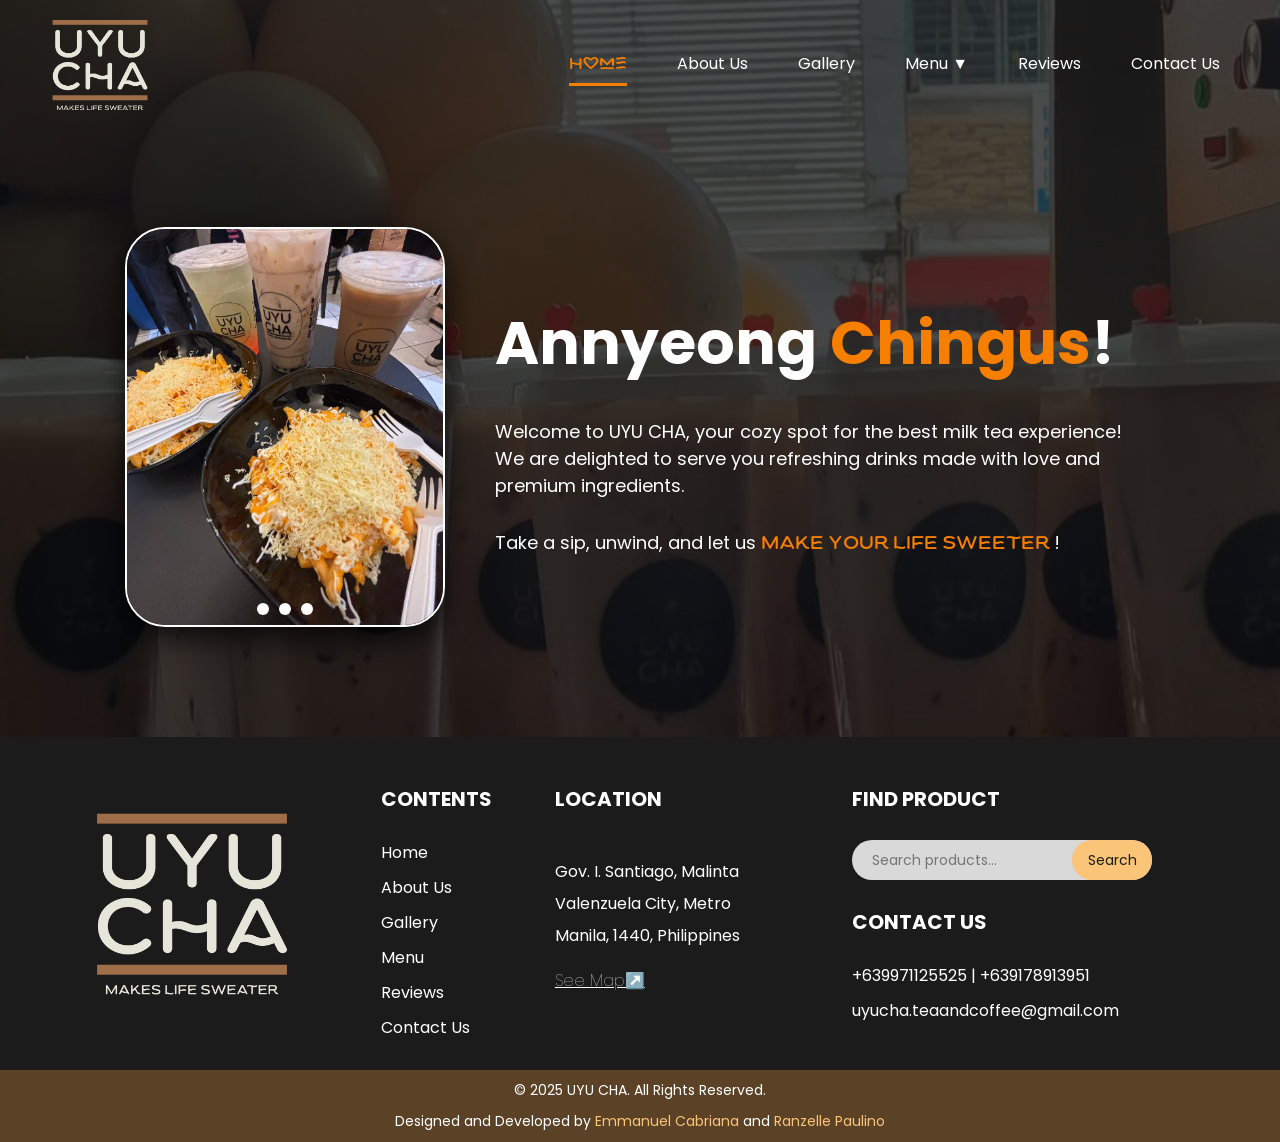
<file: index.html>
<!DOCTYPE html>
<html lang="en">

<head>
    <meta charset="UTF-8">
    <meta name="viewport" content="width=device-width, initial-scale=1.0">
    <title>UYU CHA | Home</title>
    <link rel="stylesheet" href="style.css">
    <link rel="icon" href="images/uyu-cha-mainlogo.png" sizes="16x16">
</head>

<body id="index">
    <header class="header" id="index-header">
        <div class="logo">
            <a href="index.html"><img src="./images/uyu-cha-logo.png" alt="UYU CHA logo"></a>
        </div>

        <nav>
            <input type="checkbox" id="menu-toggle" class="menu-checkbox">
            <label for="menu-toggle" class="hamburger">
                <span></span>
                <span></span>
                <span></span>
            </label>

            <nav class="navigation">
                <ul class="nav-links">
                    <li></li>
                    <li><a href="index.html" class="active">Home</a></li>
                    <li><a href="about-us.html">About Us</a></li>
                    <li><a href="gallery.html">Gallery</a></li>
                    <li class="dropdown">
                        <input type="checkbox" id="dropdown-toggle" class="dropdown-checkbox">
                        <label for="dropdown-toggle" class="dropdown-toggle">Menu ▼</label>
                        <ul class="dropdown-menu">
                            <li><a href="milk-tea.html">Milk Tea</a></li>
                            <li><a href="coffee.html">Coffee</a></li>
                            <li><a href="frappe.html">Frappe</a></li>
                            <li><a href="fruity.html">Fruity</a></li>
                            <li><a href="meals.html">Meals</a></li>
                            <li><a href="snacks.html">Snacks</a></li>
                            <li><a href="bread.html">Bread</a></li>
                            <li><a href="premium-coffee.html">Premium Coffee</a></li>
                            <li><a href="order.html">Order Now</a></li>
                        </ul>
                    </li>
                    <li><a href="reviews.html">Reviews</a></li>
                    <li><a href="contact-us.html">Contact Us</a></li>
                </ul>
            </nav>
        </nav>
    </header>

    <section id="index-section">
        <div class="index-slider-container">
            <div class="index-slider">
                <img src="images/uyu-cha-food.jpg" alt="Image 1">
                <img src="images/uyu-no-1.jpg" alt="Image 2">
                <img src="images/uyu-no-2.jpg" alt="Image 3">
            </div>

            <div class="index-dots-container">
                <span class="index-dot"></span>
                <span class="index-dot"></span>
                <span class="index-dot"></span>
            </div>
        </div>
        <div id="index-content">
            <h2>Annyeong <span class="orange">Chingus</span>!</h2>
            <p>Welcome to UYU CHA, your cozy spot for the best milk tea experience! We are delighted to serve you
                refreshing drinks made with love and premium ingredients.
            </p>
            <p>
                Take a sip, unwind, and let us
                <span class="klopers orange">
                    <span class="mobile-break"><br></span>MAKE YOUR LIFE SWEETER
                </span>!
            </p>
        </div>

    </section>


    <footer class="footer">
        <div class="top">
            <div class="first-col">
                <img src="./images/uyu-cha-logo.png" alt="UYU CHA logo">
            </div>

            <div class="second-third">
                <div class="second-col">
                    <h4>CONTENTS</h4>
                    <a href="index.html">Home</a>
                    <a href="about-us.html">About Us</a>
                    <a href="gallery.html">Gallery</a>
                    <a href="#">Menu</a>
                    <a href="reviews.html">Reviews</a>
                    <a href="contact-us.html">Contact Us</a>
                </div>

                <div class="third-col">
                    <h4>LOCATION</h4>
                    <p>Gov. I. Santiago, Malinta
                        Valenzuela City,
                        Metro Manila, 1440, Philippines
                    </p>
                    <a href="contact-us.html#map-area" id="see-map">See Map↗️</a>
                </div>
            </div>

            <div class="last-col">
                <div class="footer-search">
                    <h4>FIND PRODUCT</h4>
                    <form id="search-form">
                        <input type="text" id="footer-search" placeholder="Search products..." autocomplete="off">
                        <button type="submit" id="search">Search</button>
                    </form>
                    <ul id="search-results" class="floating-results"></ul>
                </div>
                <div id="contact">
                    <h4>CONTACT US</h4>
                    <p>+639971125525 | +639178913951</p>
                    <p>uyucha.teaandcoffee@gmail.com</p>
                </div>

            </div>
        </div>

        <div id="bottom">
            <h6>&copy; 2025 UYU CHA. All Rights Reserved.</h6>
            <h6>Designed and Developed by <span class="mobile-break"><br></span><a href="https://uyucha.store/ejcabriana" target="_blank" class="yellow">Emmanuel Cabriana </a> and <a href="https://rixellens.com" target="_blank" class="yellow">Ranzelle Paulino</a> </h6>
        </div>
    </footer>
    <script src="script.js"></script>
</body>

</html>
</file>
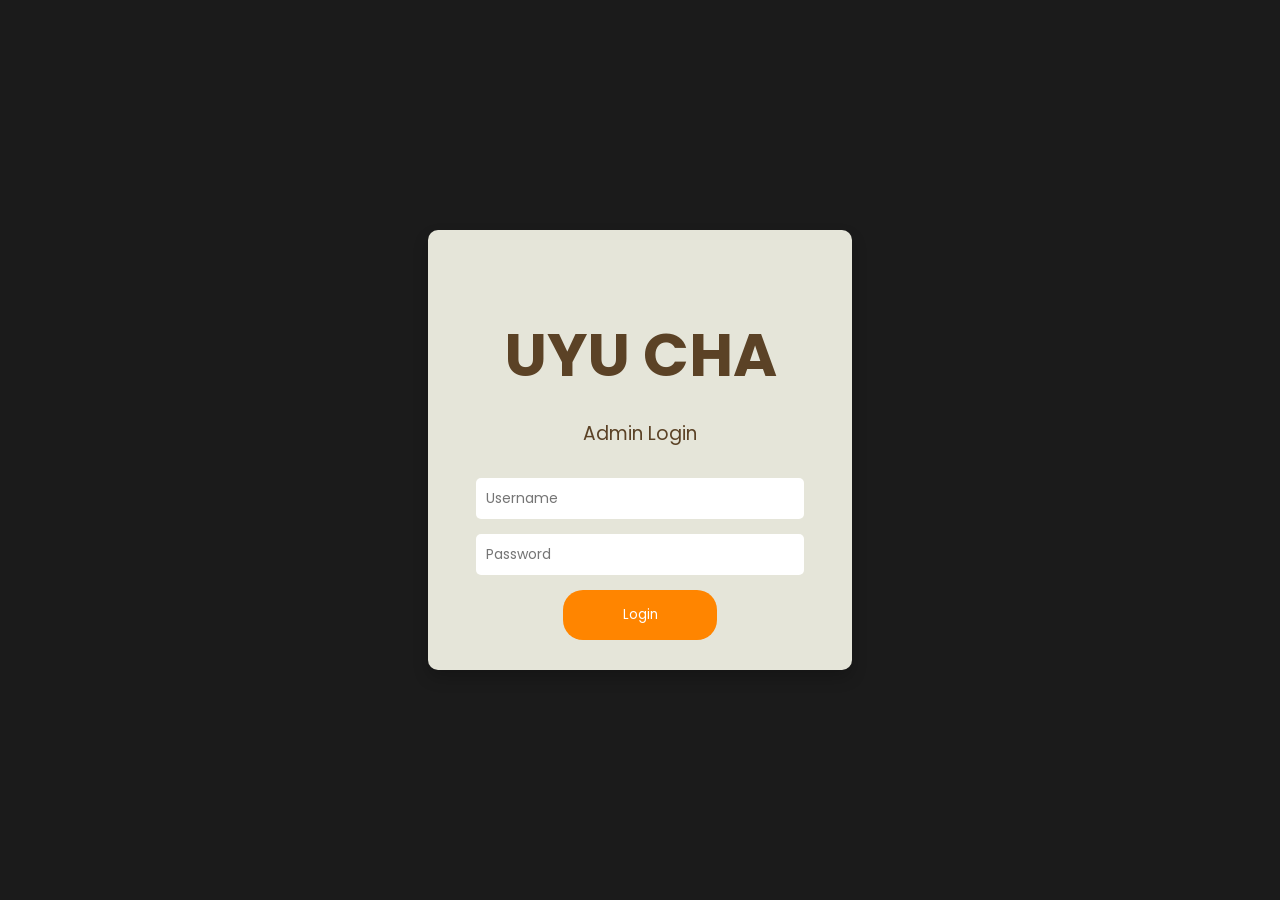
<file: admin/index.html>
<!DOCTYPE html>
<html lang="en">

<head>
    <meta charset="UTF-8">
    <title>UYU CHA | ADMIN LOGIN</title>
    <link rel="stylesheet" href="style.css">
</head>

<body class="log-in-body">
    <div class="login-container">
        <h2>UYU CHA</h2>
        <h3>Admin Login</h3>
        <form action="logIn.php" method="POST">
            <input type="text" name="username" placeholder="Username" required>
            <input type="password" name="password" placeholder="Password" required>
            <button type="submit">Login</button>
        </form>
    </div>
    <script src="script.js"></script>
</body>

</html>
</file>
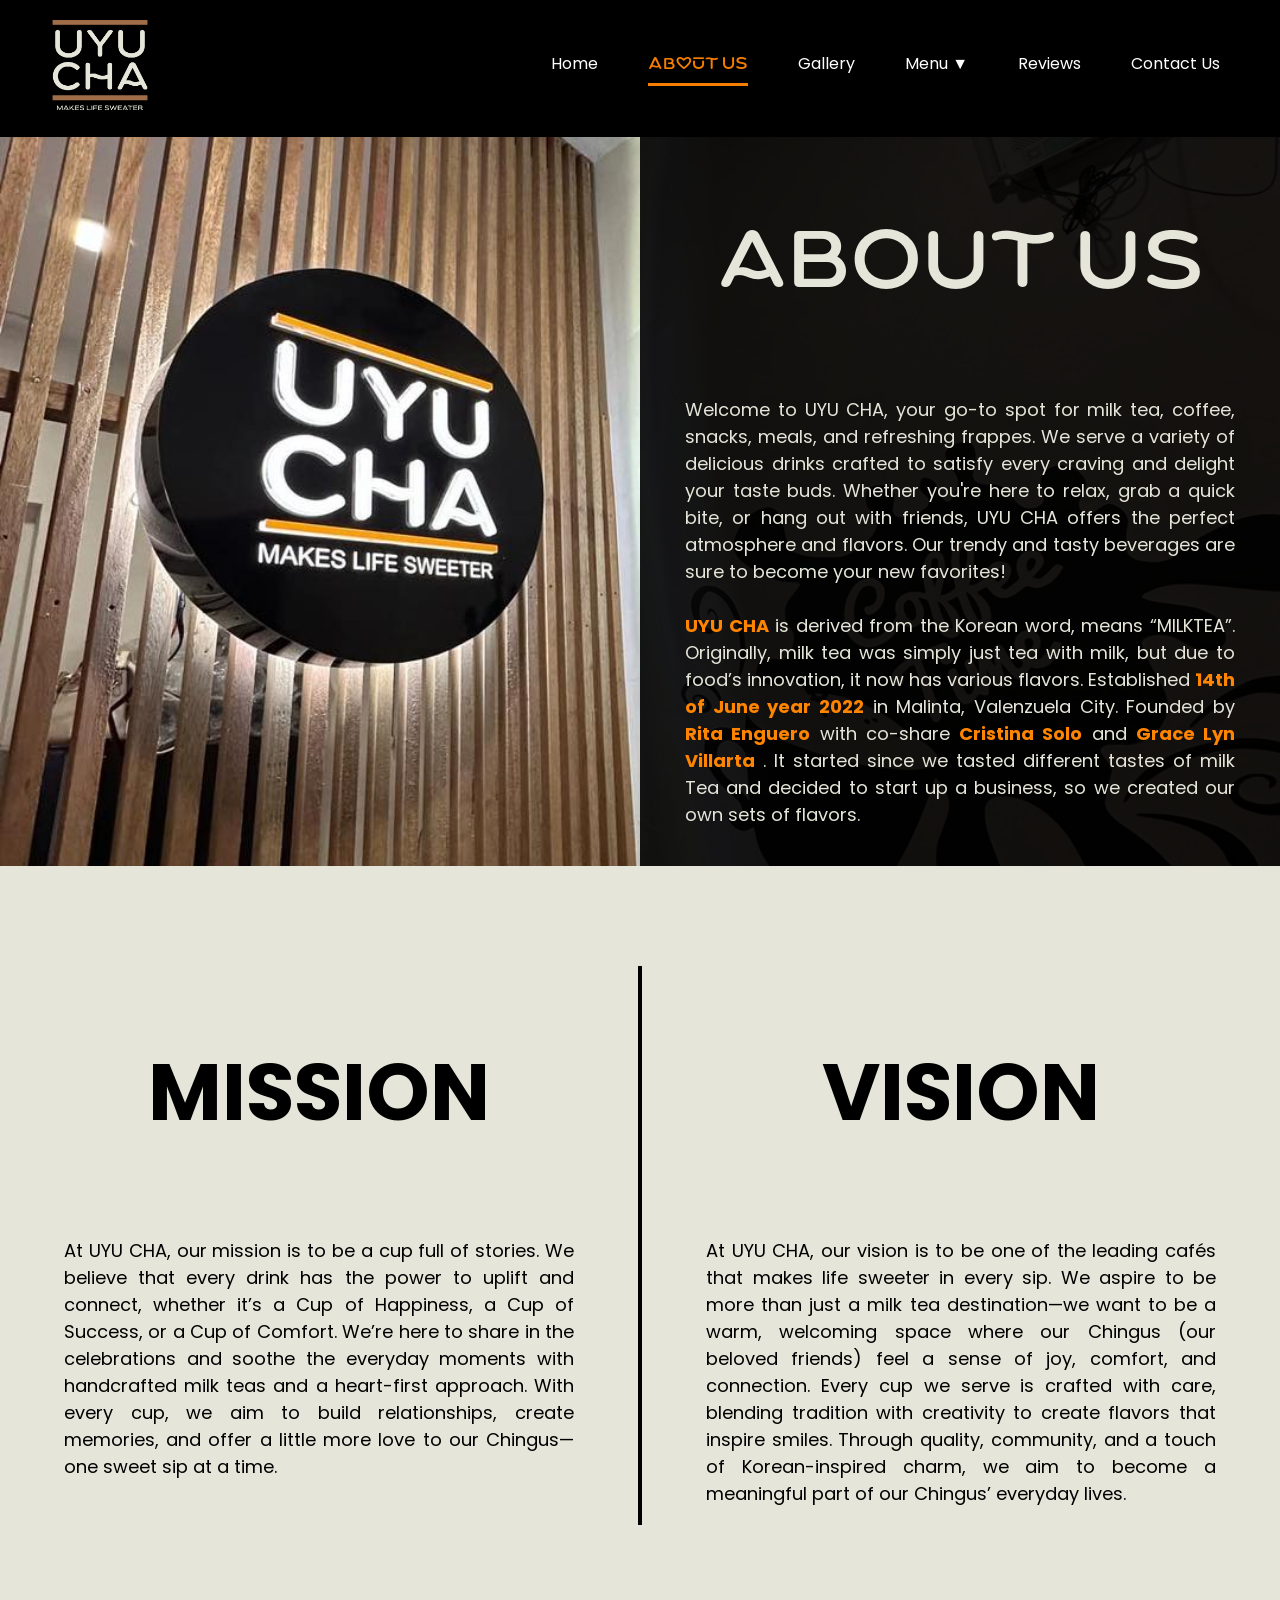
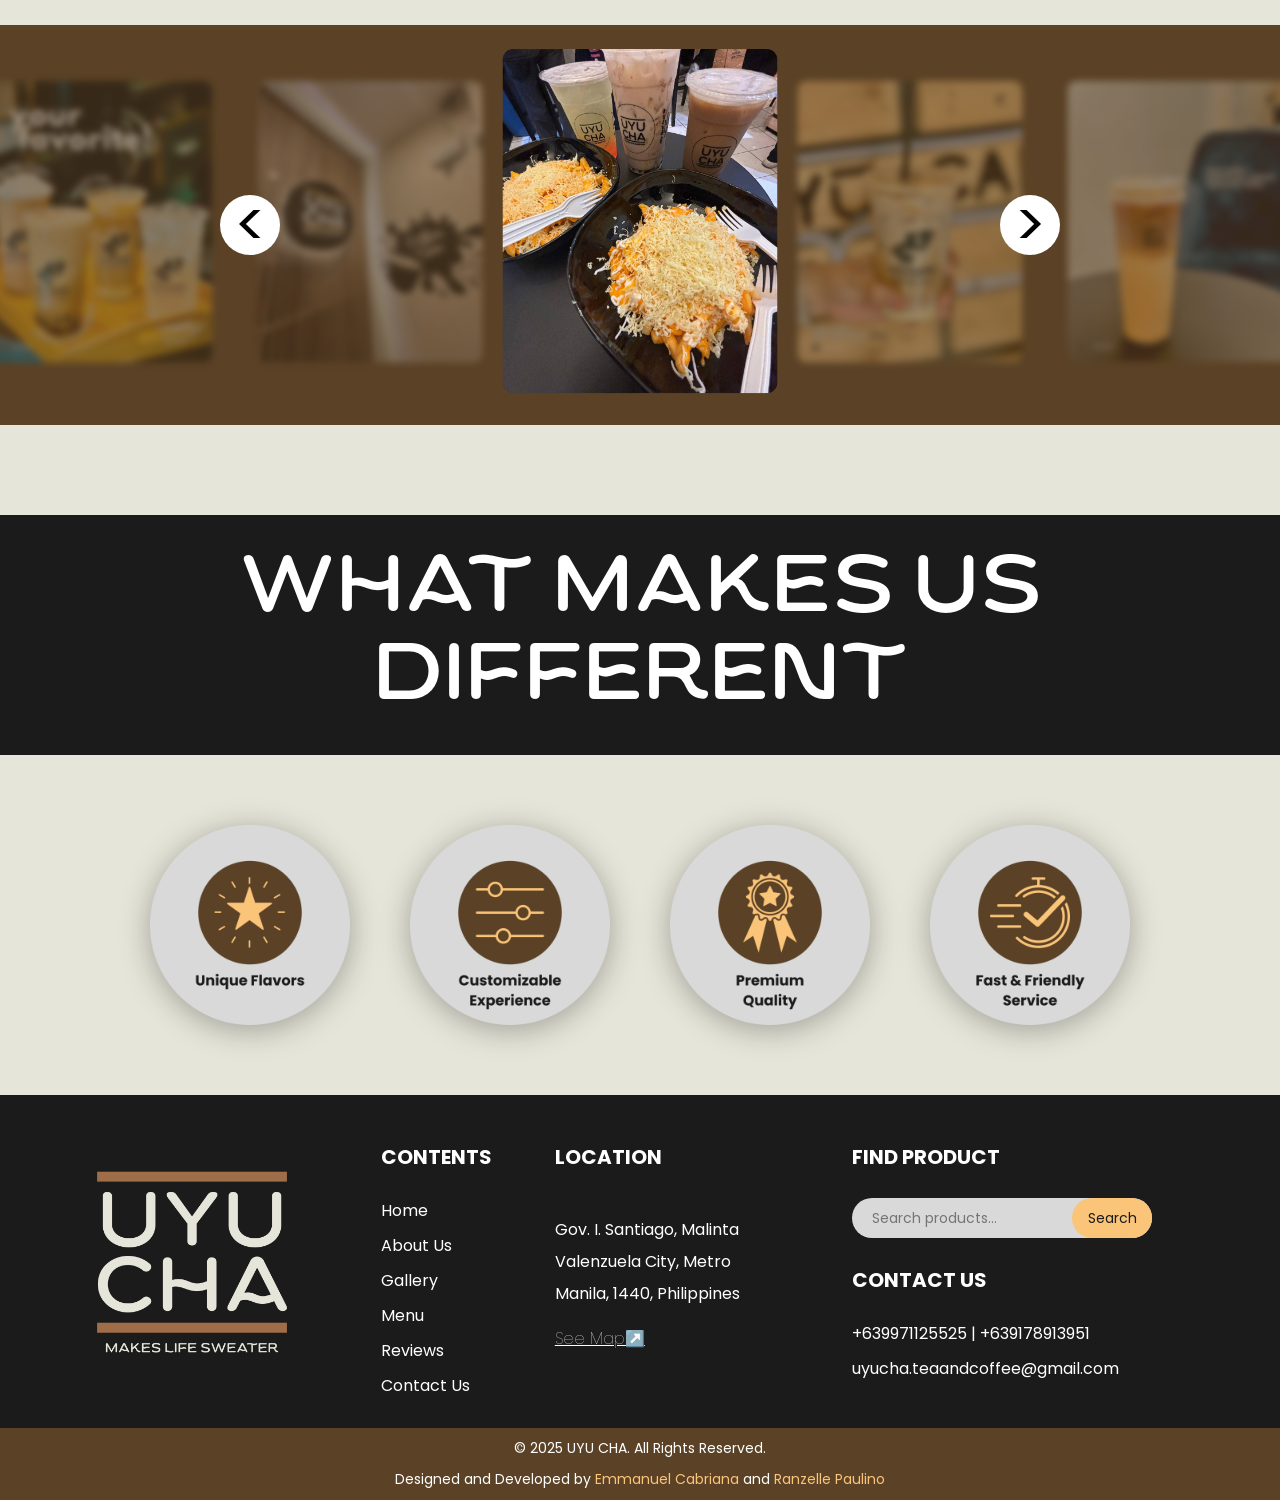
<file: about-us.html>
<!DOCTYPE html>
<html lang="en">

<head>
    <meta charset="UTF-8">
    <meta name="viewport" content="width=device-width, initial-scale=1.0">
    <title>UYU CHA | About Us</title>
    <link rel="stylesheet" href="style.css">
    <link rel="icon" href="images/uyu-cha-mainlogo.png" sizes="16x16">
    <script src="script.js" defer></script>
</head>

<body>
    <header class="header">
        <div class="logo">
            <a href="index.html"><img src="./images/uyu-cha-logo.png" alt="UYU CHA logo"></a>
        </div>

        <nav>
            <input type="checkbox" id="menu-toggle" class="menu-checkbox">
            <label for="menu-toggle" class="hamburger">
                <span></span>
                <span></span>
                <span></span>
            </label>

            <nav class="navigation">
                <ul class="nav-links">
                    <li></li>
                    <li><a href="index.html">Home</a></li>
                    <li><a href="about-us.html" class="active">About Us</a></li>
                    <li><a href="gallery.html">Gallery</a></li>
                    <li class="dropdown">
                        <input type="checkbox" id="dropdown-toggle" class="dropdown-checkbox">
                        <label for="dropdown-toggle" class="dropdown-toggle">Menu ▼</label>
                        <ul class="dropdown-menu">
                            <li><a href="milk-tea.html">Milk Tea</a></li>
                            <li><a href="coffee.html">Coffee</a></li>
                            <li><a href="frappe.html">Frappe</a></li>
                            <li><a href="fruity.html">Fruity</a></li>
                            <li><a href="meals.html">Meals</a></li>
                            <li><a href="snacks.html">Snacks</a></li>
                            <li><a href="bread.html">Bread</a></li>
                            <li><a href="premium-coffee.html">Premium Coffee</a></li>
                            <li><a href="order.html">Order Now</a></li>
                        </ul>
                    </li>
                    <li><a href="reviews.html">Reviews</a></li>
                    <li><a href="contact-us.html">Contact Us</a></li>
                </ul>
            </nav>
        </nav>
    </header>

    <section id="about-us-section">
        <div class="upper-about">
            <div class="upper-about-left">
                <img src="images/uyu copy.jpg" alt="">
            </div>

            <div class="upper-about-right">
                <h1>ABOUT US</h1>
                <p>
                    Welcome to UYU CHA, your go-to spot for milk tea, coffee, snacks, meals, and refreshing frappes. We
                    serve a variety of delicious drinks crafted to satisfy every craving and delight your taste buds.
                    Whether you're here to relax, grab a quick bite, or hang out with friends, UYU CHA offers the
                    perfect atmosphere and flavors. Our trendy and tasty beverages are sure to become your new
                    favorites!
                    <br>
                    <br>
                    <strong>UYU CHA</strong> is derived from the Korean word, means “MILKTEA”. Originally, milk tea was simply just tea with milk, but due to food’s innovation, it now has various flavors. Established <strong>14th of June year 2022</strong> in Malinta, Valenzuela City. Founded by <strong>Rita Enguero</strong> with co-share <strong>Cristina Solo</strong> and <strong>Grace Lyn Villarta</strong> . It started since we tasted different tastes of milk Tea and decided to start up a business, so we created our own sets of flavors.
                </p>
            </div>
        </div>
        <div class="upper-about1">
            <div class="upper-about-left1">
                <img src="images/uyu copy.jpg" alt="">
            </div>

            <div class="upper-about-right">
                <h1>ABOUT US</h1>
                <p>
                    Welcome to UYU CHA, your go-to spot for milk tea, coffee, snacks, meals, and refreshing frappes. We
                    serve a variety of delicious drinks crafted to satisfy every craving and delight your taste buds.
                    Whether you're here to relax, grab a quick bite, or hang out with friends, UYU CHA offers the
                    perfect atmosphere and flavors. Our trendy and tasty beverages are sure to become your new
                    favorites!
                    <br>
                    <br>
                    <strong>UYU CHA</strong> is derived from the Korean word, means “MILKTEA”. Originally, milk tea was simply just tea with milk, but due to food’s innovation, it now has various flavors. Established <strong>14th of June year 2022</strong> in Malinta, Valenzuela City. Founded by <strong>Rita Enguero</strong> with co-share <strong>Cristina Solo</strong> and <strong>Grace Lyn Villarta</strong> . It started since we tasted different tastes of milk Tea and decided to start up a business, so we created our own sets of flavors.
                </p>
            </div>
        </div>

        <div class="vision-mission">
            <div class="mission">
                <h1>MISSION</h1>
                <p>
                    At UYU CHA, our mission is to be a cup full of stories. We believe that every drink has the power to uplift and connect, whether it’s a Cup of Happiness, a Cup of Success, or a Cup of Comfort. We’re here to share in the celebrations and soothe the everyday moments with handcrafted milk teas and a heart-first approach. With every cup, we aim to build relationships, create memories, and offer a little more love to our Chingus—one sweet sip at a time.
                </p>
            </div>

            <div class="divider"></div>

            <div class="vision">
                <h1>VISION</h1>
                <p>
                    At UYU CHA, our vision is to be one of the leading cafés that makes life sweeter in every sip. We aspire to be more than just a milk tea destination—we want to be a warm, welcoming space where our Chingus (our beloved friends) feel a sense of joy, comfort, and connection. Every cup we serve is crafted with care, blending tradition with creativity to create flavors that inspire smiles. Through quality, community, and a touch of Korean-inspired charm, we aim to become a meaningful part of our Chingus’ everyday lives.
                </p>
            </div>
        </div>

        <div class="slider-container">
            
            <div class="arrow" onclick="prevSlide()"><</div>

            <div class="slider" id="slider">
                <div class="slide"><img src="images/uyu-drinks.jpg" alt="UYU CHA DRINKS"></div>
                <div class="slide"><img src="images/UYU NO 1.jpg" alt="UYU NOVALICHES"></div>
                <div class="slide active"><img src="images/FOODIE.jpg" alt="FRIES OVERLOAD"></div>
                <div class="slide"><img src="images/uyu-spanish.jpg" alt="SPANISH LATTE"></div>
                <div class="slide"><img src="images/uyu-pre-s-caramel.jpg" alt="PREMIUM SALTED CARAMEL LATTE"></div>
            </div>

            <div class="arrow" onclick="nextSlide()">></div>
        </div>

        <div class="makes-different">
            <div class="different-text">
                <h1>WHAT MAKES US DIFFERENT</h1>
            </div>

            <div class="different-logos">
                <img src="images/unique-flavors.png" alt="Unique Flavors">
                <img src="images/customizable.png" alt="Customizable Experience">
                <img src="images/premium-quality.png" alt="Premium Quality">
                <img src="images/fast-friendly.png" alt="Fast & Friendly Service">
            </div>
        </div>
    </section>


    <footer class="footer">
        <div class="top">
            <div class="first-col">
                <img src="./images/uyu-cha-logo.png" alt="UYU CHA logo">
            </div>

            <div class="second-third">
                <div class="second-col">
                    <h4>CONTENTS</h4>
                    <a href="index.html">Home</a>
                    <a href="about-us.html">About Us</a>
                    <a href="gallery.html">Gallery</a>
                    <a href="milk-tea.html">Menu</a>
                    <a href="reviews.html">Reviews</a>
                    <a href="contact-us.html">Contact Us</a>
                </div>

                <div class="third-col">
                    <h4>LOCATION</h4>
                    <p>Gov. I. Santiago, Malinta
                        Valenzuela City,
                        Metro Manila, 1440, Philippines
                    </p>
                    <a href="contact-us.html#map-area" id="see-map">See Map↗️</a>
                </div>
            </div>

            <div class="last-col">
                <div class="footer-search">
                    <h4>FIND PRODUCT</h4>
                    <form id="search-form">
                        <input type="text" id="footer-search" placeholder="Search products..." autocomplete="off">
                        <button type="submit" id="search">Search</button>
                    </form>
                    <ul id="search-results" class="floating-results"></ul>
                </div>
                <div id="contact">
                    <h4>CONTACT US</h4>
                    <p>+639971125525 | +639178913951</p>
                    <p>uyucha.teaandcoffee@gmail.com</p>
                </div>

            </div>
        </div>

        <div id="bottom">
            <h6>&copy; 2025 UYU CHA. All Rights Reserved.</h6>
            <h6>Designed and Developed by <span class="mobile-break"><br></span><a href="https://uyucha.store/ejcabriana" target="_blank" class="yellow">Emmanuel Cabriana </a> and <a href="https://rixellens.com" target="_blank" class="yellow">Ranzelle Paulino</a> </h6>
        </div>
    </footer>
</body>

</html>
</file>
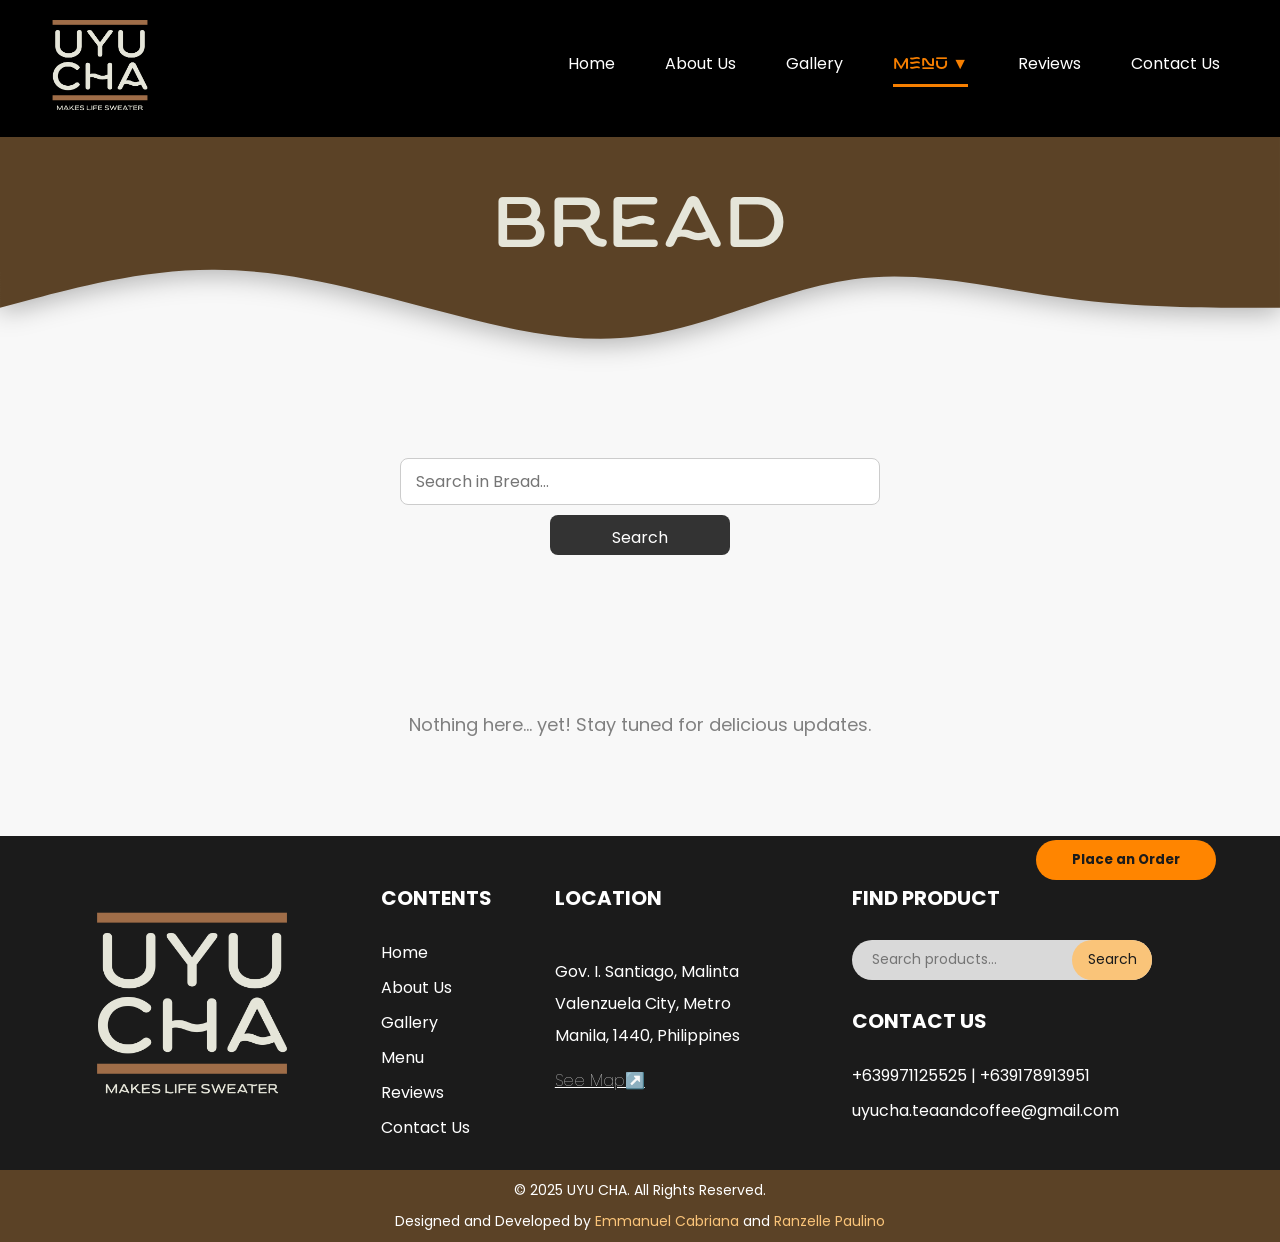
<file: bread.html>
<!DOCTYPE html>
<html lang="en">

<head>
    <meta charset="UTF-8">
    <meta name="viewport" content="width=device-width, initial-scale=1.0">
    <title>UYU CHA | Bread Menu</title>
    <link rel="stylesheet" href="style.css">
    <link rel="icon" href="images/uyu-cha-mainlogo.png" sizes="16x16">
</head>

<body>
    <header class="header">
        <div class="logo">
            <a href="index.html"><img src="./images/uyu-cha-logo.png" alt="UYU CHA logo"></a>
        </div>

        <nav>
            <input type="checkbox" id="menu-toggle" class="menu-checkbox">
            <label for="menu-toggle" class="hamburger">
                <span></span>
                <span></span>
                <span></span>
            </label>

            <nav class="navigation">
                <ul class="nav-links">
                    <li></li>
                    <li><a href="index.html">Home</a></li>
                    <li><a href="about-us.html">About Us</a></li>
                    <li><a href="gallery.html">Gallery</a></li>
                    <li class="dropdown">
                        <input type="checkbox" id="dropdown-toggle" class="dropdown-checkbox">
                        <label for="dropdown-toggle" class="dropdown-toggle active">Menu ▼</label>
                        <ul class="dropdown-menu">
                            <li><a href="milk-tea.html">Milk Tea</a></li>
                            <li><a href="coffee.html">Coffee</a></li>
                            <li><a href="frappe.html">Frappe</a></li>
                            <li><a href="fruity.html">Fruity</a></li>
                            <li><a href="meals.html">Meals</a></li>
                            <li><a href="snacks.html">Snacks</a></li>
                            <li><a href="bread.html" class="active">Bread</a></li>
                            <li><a href="premium-coffee.html">Premium Coffee</a></li>
                            <li><a href="order.html">Order Now</a></li>
                        </ul>
                    </li>
                    <li><a href="reviews.html">Reviews</a></li>
                    <li><a href="contact-us.html">Contact Us</a></li>
                </ul>
            </nav>
        </nav>
    </header>
    <div class="upper-design">
        <svg xmlns="http://www.w3.org/2000/svg" viewBox="0 0 1440 320">
            <path fill-opacity="1"
                d="M0,192L40,181.3C80,171,160,149,240,149.3C320,149,400,171,480,192C560,213,640,235,720,224C800,213,880,171,960,160C1040,149,1120,171,1200,181.3C1280,192,1360,192,1400,192L1440,192L1440,0L1400,0C1360,0,1280,0,1200,0C1120,0,1040,0,960,0C880,0,800,0,720,0C640,0,560,0,480,0C400,0,320,0,240,0C160,0,80,0,40,0L0,0Z" />
            <text x="50%" y="30%">BREAD</text>
        </svg>
    </div>
    <div class="search-bar">
        <input type="text" id="page-search" placeholder="Search in Bread..." />
        <button id="page-search-btn">Search</button>
    </div>

    <div class="menu-container" id="menu"></div>

    <div class="place-order-btn" id="placeOrderBtn">
        <a href="order.html">
            <button>Place an Order</button>
        </a>
    </div>


    <script src="script.js"></script>

    <footer class="footer">
        <div class="top">
            <div class="first-col">
                <img src="./images/uyu-cha-logo.png" alt="UYU CHA logo">
            </div>

            <div class="second-third">
                <div class="second-col">
                    <h4>CONTENTS</h4>
                    <a href="index.html">Home</a>
                    <a href="about-us.html">About Us</a>
                    <a href="gallery.html">Gallery</a>
                    <a href="milk-tea.html">Menu</a>
                    <a href="reviews.html">Reviews</a>
                    <a href="contact-us.html">Contact Us</a>
                </div>

                <div class="third-col">
                    <h4>LOCATION</h4>
                    <p>Gov. I. Santiago, Malinta
                        Valenzuela City,
                        Metro Manila, 1440, Philippines
                    </p>
                    <a href="contact-us.html#map-area" id="see-map">See Map↗️</a>
                </div>
            </div>

            <div class="last-col">
                <div class="footer-search">
                    <h4>FIND PRODUCT</h4>
                    <form id="search-form">
                        <input type="text" id="footer-search" placeholder="Search products..." autocomplete="off">
                        <button type="submit" id="search">Search</button>
                    </form>
                    <ul id="search-results" class="floating-results"></ul>
                </div>
                <div id="contact">
                    <h4>CONTACT US</h4>
                    <p>+639971125525 | +639178913951</p>
                    <p>uyucha.teaandcoffee@gmail.com</p>
                </div>

            </div>
        </div>

        <div id="bottom">
            <h6>&copy; 2025 UYU CHA. All Rights Reserved.</h6>
            <h6>Designed and Developed by <span class="mobile-break"><br></span><a href="https://uyucha.store/ejcabriana" target="_blank" class="yellow">Emmanuel Cabriana </a> and <a href="https://rixellens.com" target="_blank" class="yellow">Ranzelle Paulino</a> </h6>
        </div>
    </footer>
</body>

</html>
</file>
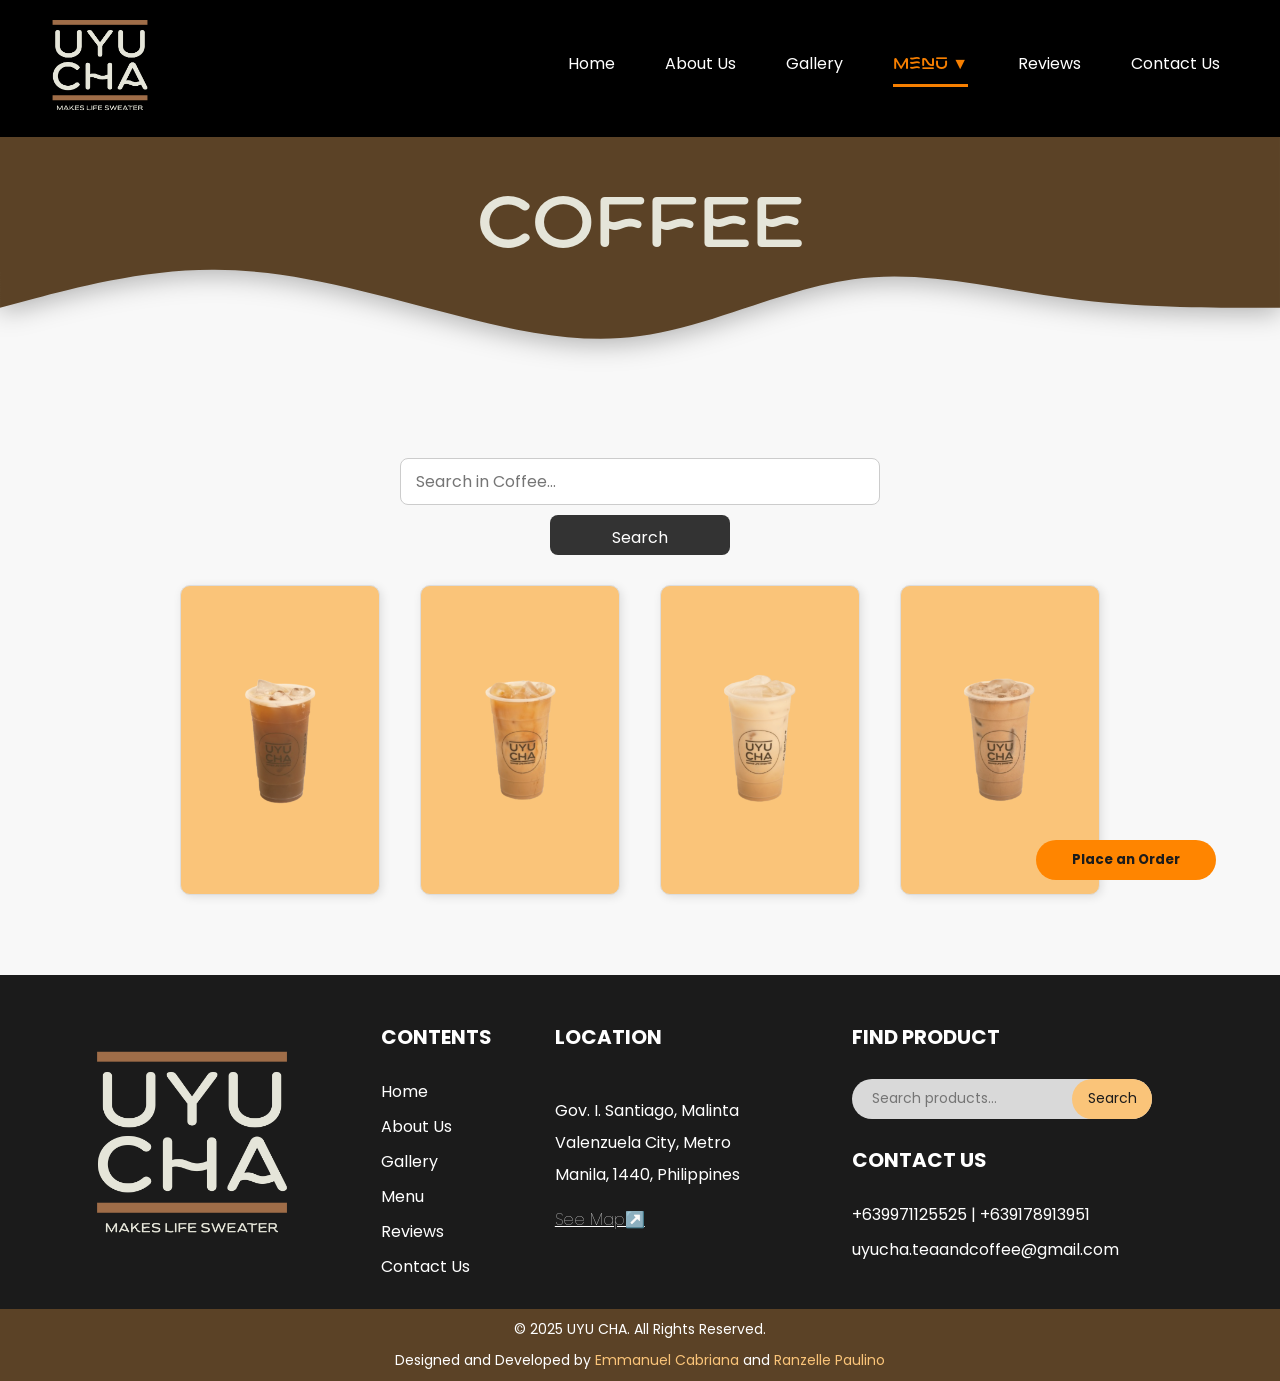
<file: coffee.html>
<!DOCTYPE html>
<html lang="en">

<head>
    <meta charset="UTF-8">
    <meta name="viewport" content="width=device-width, initial-scale=1.0">
    <title>UYU CHA | Coffee Menu</title>
    <link rel="stylesheet" href="style.css">
    <link rel="icon" href="images/uyu-cha-mainlogo.png" sizes="16x16">
</head>

<body>
    <header class="header">
        <div class="logo">
            <a href="index.html"><img src="./images/uyu-cha-logo.png" alt="UYU CHA logo"></a>
        </div>

        <nav>
            <input type="checkbox" id="menu-toggle" class="menu-checkbox">
            <label for="menu-toggle" class="hamburger">
                <span></span>
                <span></span>
                <span></span>
            </label>

            <nav class="navigation">
                <ul class="nav-links">
                    <li></li>
                    <li><a href="index.html">Home</a></li>
                    <li><a href="about-us.html">About Us</a></li>
                    <li><a href="gallery.html">Gallery</a></li>
                    <li class="dropdown">
                        <input type="checkbox" id="dropdown-toggle" class="dropdown-checkbox">
                        <label for="dropdown-toggle" class="dropdown-toggle active">Menu ▼</label>
                        <ul class="dropdown-menu">
                            <li><a href="milk-tea.html">Milk Tea</a></li>
                            <li><a href="coffee.html" class="active">Coffee</a></li>
                            <li><a href="frappe.html">Frappe</a></li>
                            <li><a href="fruity.html">Fruity</a></li>
                            <li><a href="meals.html">Meals</a></li>
                            <li><a href="snacks.html">Snacks</a></li>
                            <li><a href="bread.html">Bread</a></li>
                            <li><a href="premium-coffee.html">Premium Coffee</a></li>
                            <li><a href="order.html">Order Now</a></li>
                        </ul>
                    </li>
                    <li><a href="reviews.html">Reviews</a></li>
                    <li><a href="contact-us.html">Contact Us</a></li>
                </ul>
            </nav>
        </nav>
    </header>
    <div class="upper-design">
        <svg xmlns="http://www.w3.org/2000/svg" viewBox="0 0 1440 320">
            <path fill-opacity="1"
                d="M0,192L40,181.3C80,171,160,149,240,149.3C320,149,400,171,480,192C560,213,640,235,720,224C800,213,880,171,960,160C1040,149,1120,171,1200,181.3C1280,192,1360,192,1400,192L1440,192L1440,0L1400,0C1360,0,1280,0,1200,0C1120,0,1040,0,960,0C880,0,800,0,720,0C640,0,560,0,480,0C400,0,320,0,240,0C160,0,80,0,40,0L0,0Z" />
            <text x="50%" y="30%">COFFEE</text>
        </svg>
    </div>

    <div class="search-bar">
        <input type="text" id="page-search" placeholder="Search in Coffee..." />
        <button id="page-search-btn">Search</button>
    </div>
    
    <div class="menu-container" id="menu"></div>

    <div class="place-order-btn" id="placeOrderBtn">
        <a href="order.html">
            <button>Place an Order</button>
        </a>
    </div>


    <script src="script.js"></script>

    <footer class="footer">
        <div class="top">
            <div class="first-col">
                <img src="./images/uyu-cha-logo.png" alt="UYU CHA logo">
            </div>

            <div class="second-third">
                <div class="second-col">
                    <h4>CONTENTS</h4>
                    <a href="index.html">Home</a>
                    <a href="about-us.html">About Us</a>
                    <a href="gallery.html">Gallery</a>
                    <a href="milk-tea.html">Menu</a>
                    <a href="reviews.html">Reviews</a>
                    <a href="contact-us.html">Contact Us</a>
                </div>

                <div class="third-col">
                    <h4>LOCATION</h4>
                    <p>Gov. I. Santiago, Malinta
                        Valenzuela City,
                        Metro Manila, 1440, Philippines
                    </p>
                    <a href="contact-us.html#map-area" id="see-map">See Map↗️</a>
                </div>
            </div>

            <div class="last-col">
                <div class="footer-search">
                    <h4>FIND PRODUCT</h4>
                    <form id="search-form">
                        <input type="text" id="footer-search" placeholder="Search products..." autocomplete="off">
                        <button type="submit" id="search">Search</button>
                    </form>
                    <ul id="search-results" class="floating-results"></ul>
                </div>
                <div id="contact">
                    <h4>CONTACT US</h4>
                    <p>+639971125525 | +639178913951</p>
                    <p>uyucha.teaandcoffee@gmail.com</p>
                </div>

            </div>
        </div>

        <div id="bottom">
            <h6>&copy; 2025 UYU CHA. All Rights Reserved.</h6>
            <h6>Designed and Developed by <span class="mobile-break"><br></span><a href="https://uyucha.store/ejcabriana" target="_blank" class="yellow">Emmanuel Cabriana </a> and <a href="https://rixellens.com" target="_blank" class="yellow">Ranzelle Paulino</a> </h6>
        </div>
    </footer>
</body>

</html>
</file>
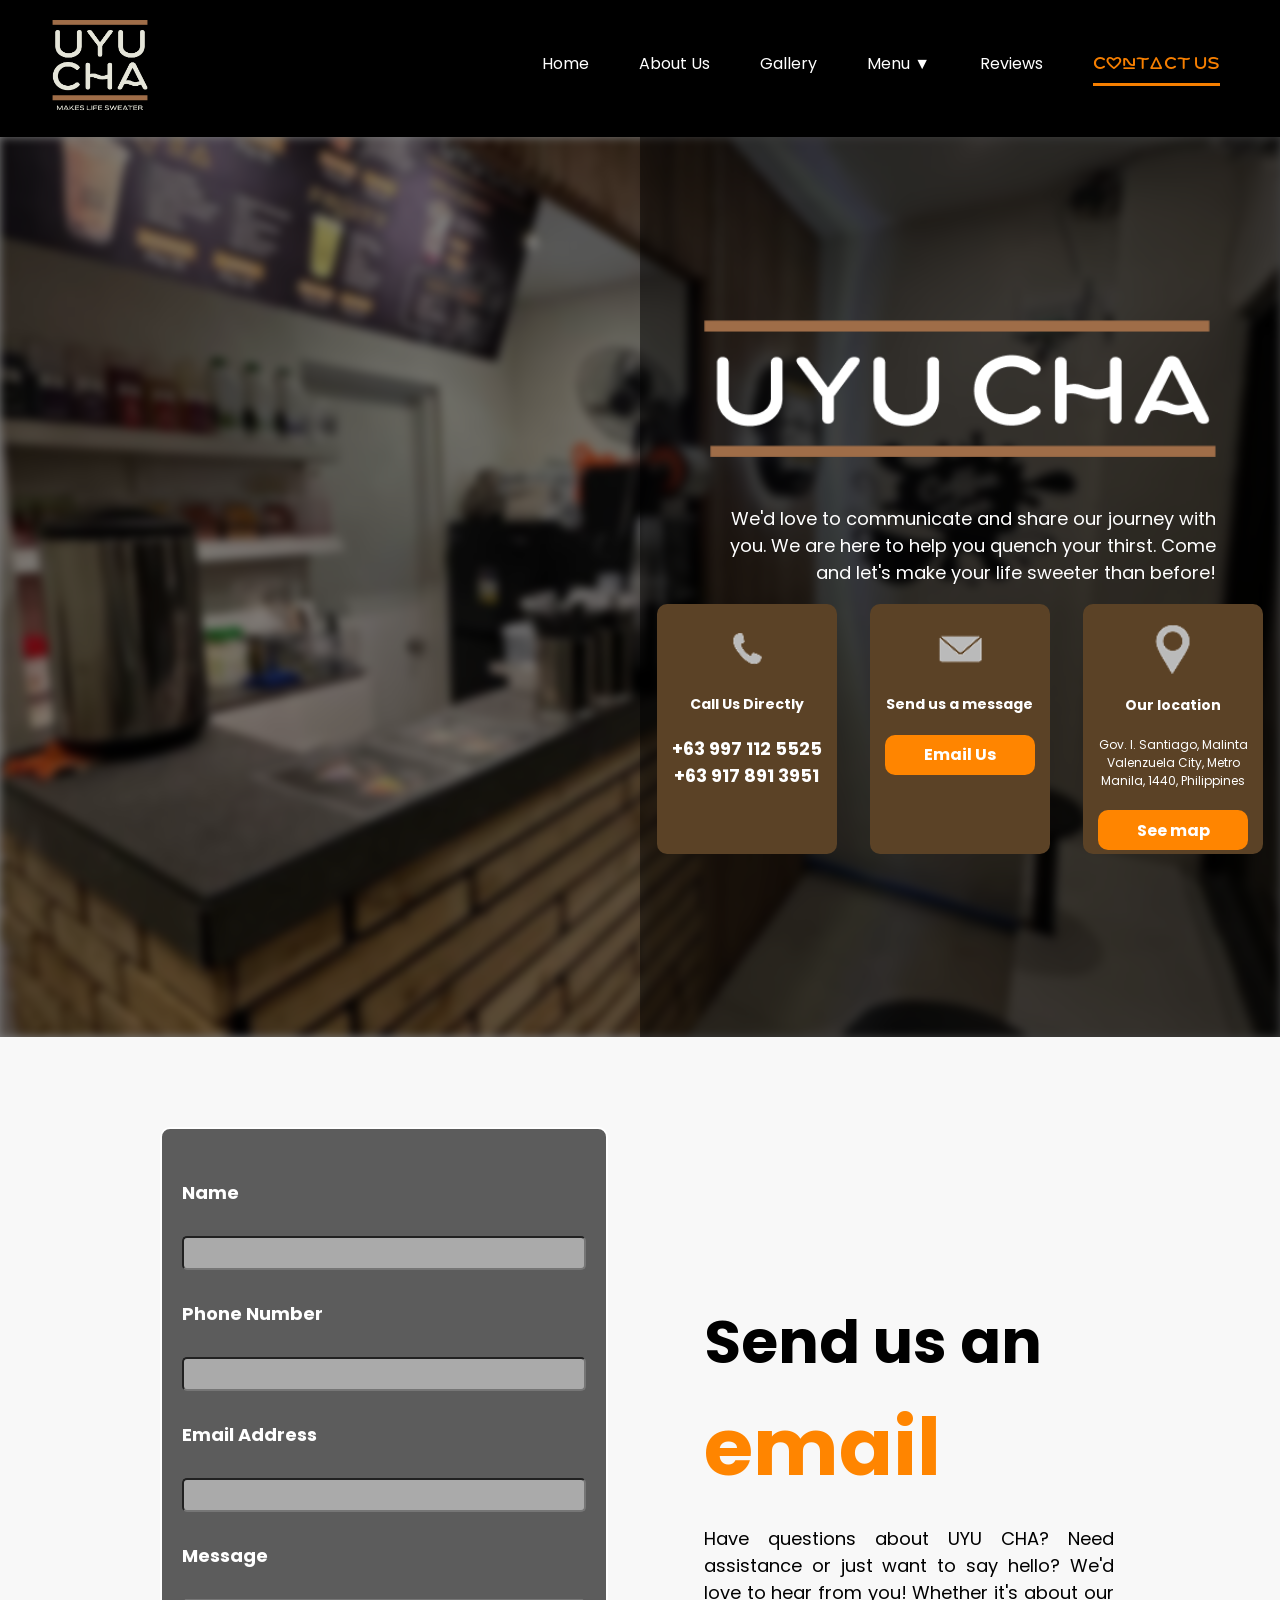
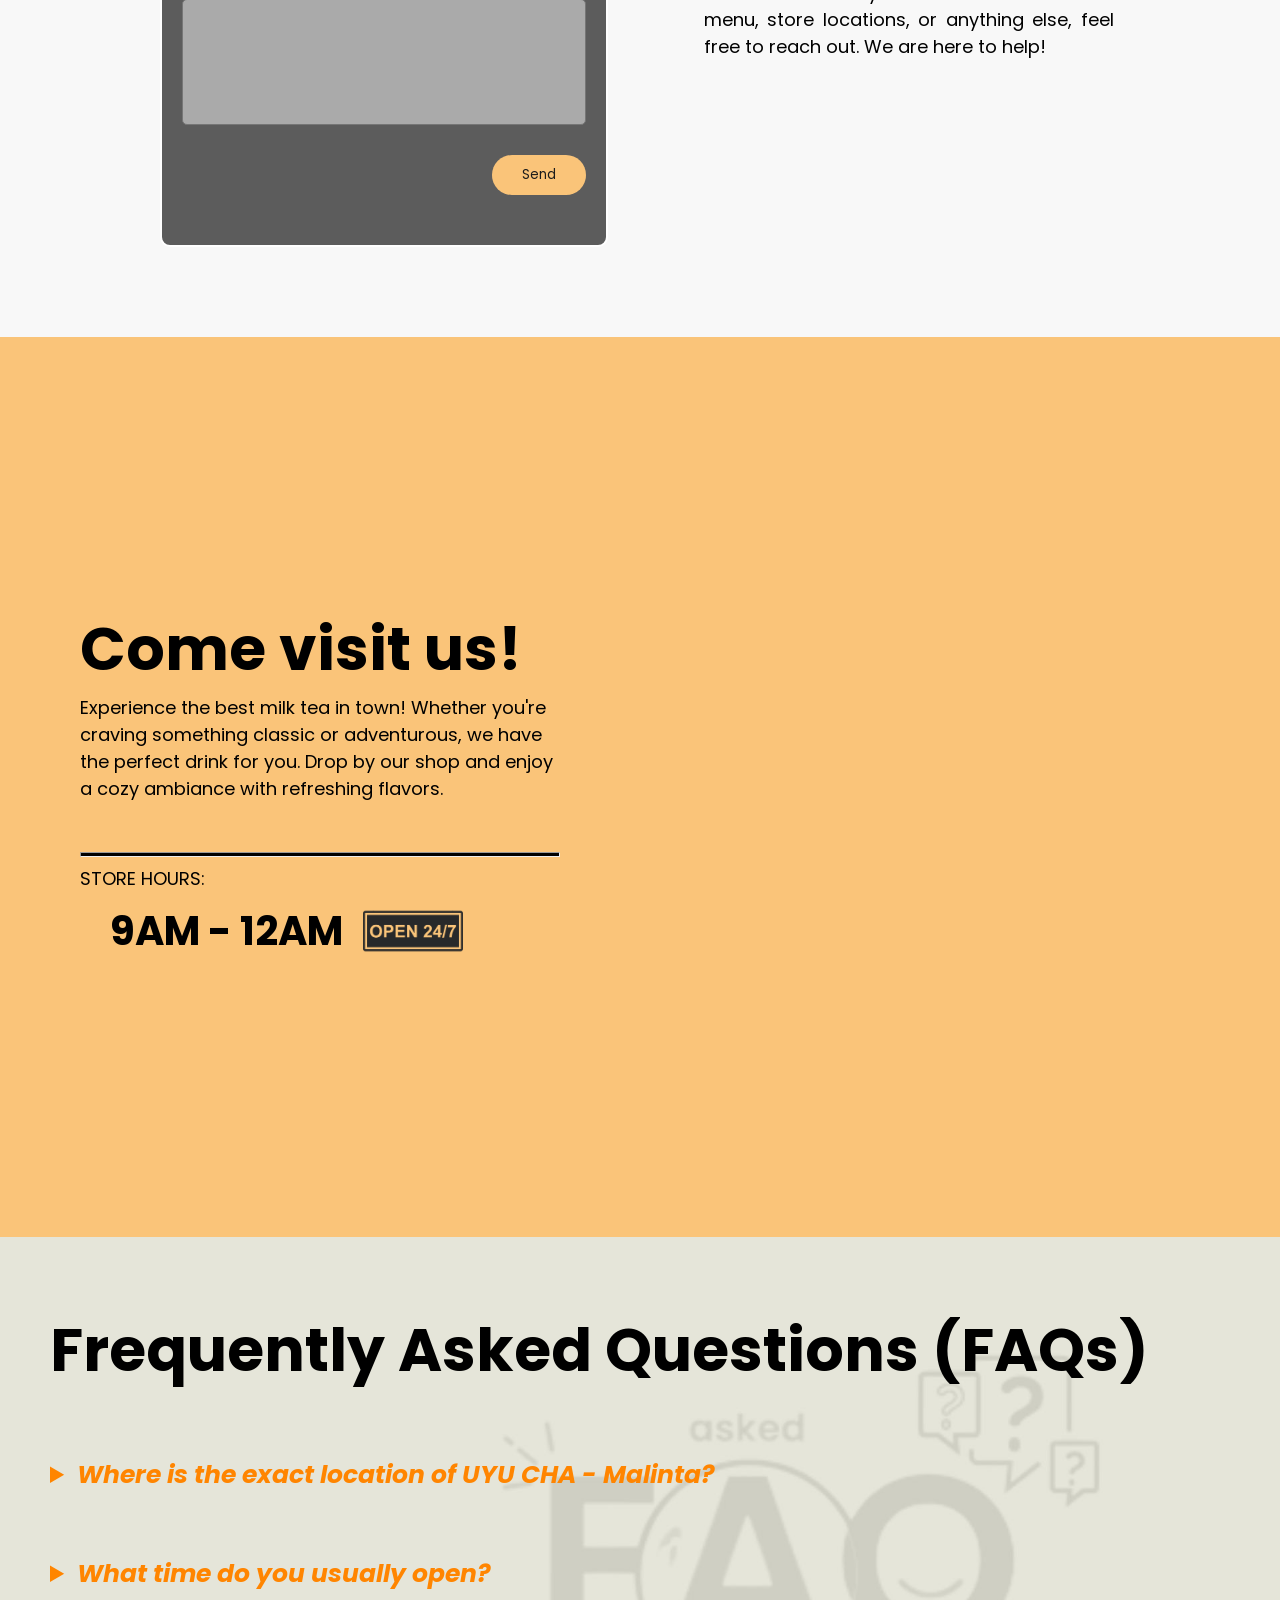
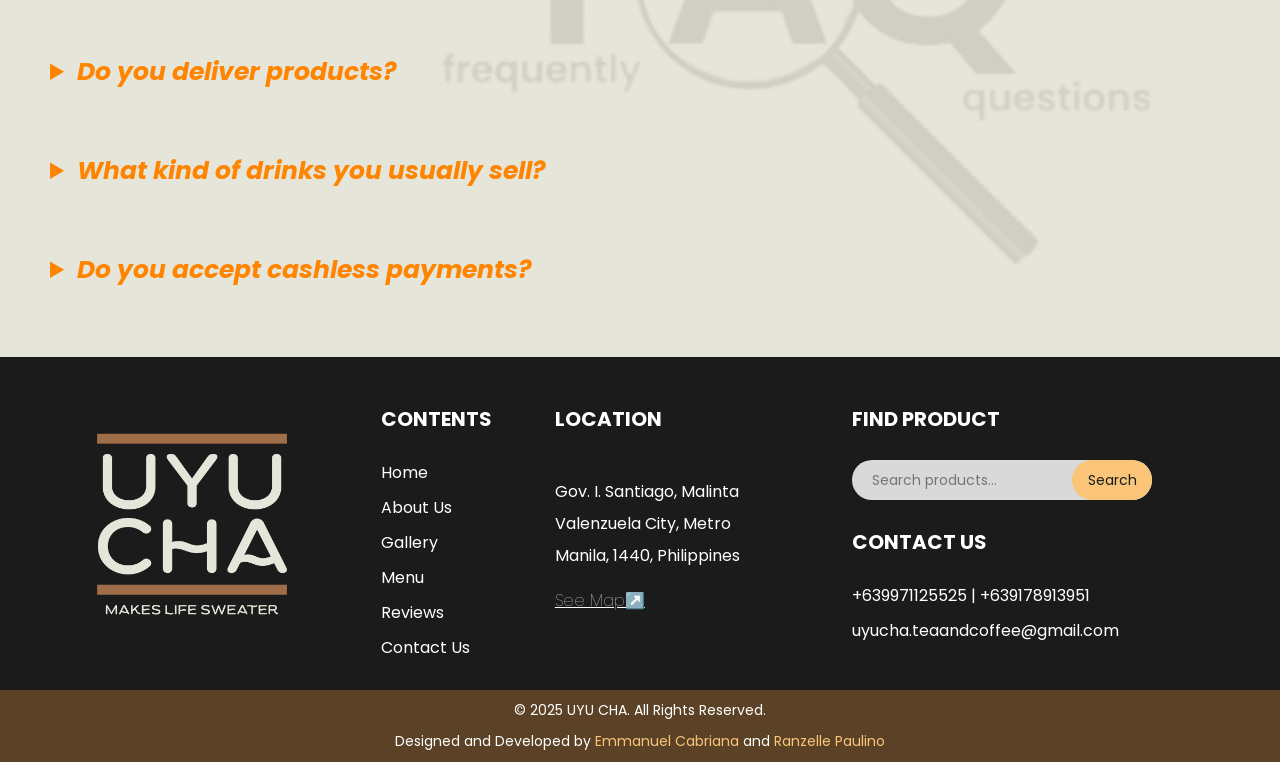
<file: contact-us.html>
<!DOCTYPE html>
<html lang="en">

<head>
    <meta charset="UTF-8">
    <meta name="viewport" content="width=device-width, initial-scale=1.0">
    <title>UYU CHA | Contact Us</title>
    <link rel="stylesheet" href="style.css">
    <link rel="icon" href="images/uyu-cha-mainlogo.png" sizes="16x16">
</head>

<body>
    <header class="header">
        <div class="logo">
            <a href="index.html"><img src="./images/uyu-cha-logo.png" alt="UYU CHA logo"></a>
        </div>

        <nav>
            <input type="checkbox" id="menu-toggle" class="menu-checkbox">
            <label for="menu-toggle" class="hamburger">
                <span></span>
                <span></span>
                <span></span>
            </label>

            <nav class="navigation">
                <ul class="nav-links">
                    <li></li>
                    <li><a href="index.html">Home</a></li>
                    <li><a href="about-us.html">About Us</a></li>
                    <li><a href="gallery.html">Gallery</a></li>
                    <li class="dropdown">
                        <input type="checkbox" id="dropdown-toggle" class="dropdown-checkbox">
                        <label for="dropdown-toggle" class="dropdown-toggle">Menu ▼</label>
                        <ul class="dropdown-menu">
                            <li><a href="milk-tea.html">Milk Tea</a></li>
                            <li><a href="coffee.html">Coffee</a></li>
                            <li><a href="frappe.html">Frappe</a></li>
                            <li><a href="fruity.html">Fruity</a></li>
                            <li><a href="meals.html">Meals</a></li>
                            <li><a href="snacks.html">Snacks</a></li>
                            <li><a href="bread.html">Bread</a></li>
                            <li><a href="premium-coffee.html">Premium Coffee</a></li>
                            <li><a href="order.html">Order Now</a></li>
                        </ul>
                    </li>
                    <li><a href="reviews.html">Reviews</a></li>
                    <li><a href="contact-us.html" class="active">Contact Us</a></li>
                </ul>
            </nav>
        </nav>
    </header>

    <section id="contact-us-section">
        <div class="upper-contact">

            <div class="upper-contact-left"></div>

            <div class="upper-contact-right">
                <div class="contact-uyu-logotext">
                    <img src="images/contact-uyu-logo.png" alt="UYU CHA LOGO">

                    <p>
                        We'd love to communicate and share our journey with you. We are here to help you quench your
                        thirst. Come and let's make your life sweeter than before!
                    </p>
                </div>

                <div class="contact-pages">
                    <div class="contact-card">
                        <img src="images/phone-icon.png" alt="PHONE ICON">
                        <h6>Call Us Directly</h6>
                        <h5>+63 997 112 5525<br>
                            +63 917 891 3951</h5>
                        <!-- <div>
                            <a href="https://www.facebook.com/UYUCHA.22" target="_blank"><img src="images/facebook.png" alt="facebook" class="socmed-logo"></a>
                            <a href="https://www.instagram.com/uyucha.22/" target="_blank"><img src="images/instagram.png" alt="instagram" class="socmed-logo"></a>
                        </div> -->
                    </div>
                    <div class="contact-card">
                        <img src="images/message-icon.png" alt="MESSAGE ICON">

                        <h6>Send us a message</h6>

                        <a href="#contact-area">
                            <button id="contact-button">Email Us</button>
                        </a>
                    </div>
                    <div class="contact-card">
                        <img src="images/locate-icon.png" alt="LOCATE ICON">

                        <h6>Our location</h6>

                        <h6 id="address">Gov. I. Santiago, Malinta Valenzuela City, Metro Manila, 1440, Philippines</h6>

                        <a href="#map-area">
                            <button id="contact-button">See map</button>
                        </a>
                    </div>
                </div>
            </div>
        </div>

        <div class="middle-contact" id="contact-area">
            <div class="middle-contact-left">
                <form id="contact-form" action="https://formsubmit.co/uyucha.teaandcoffee@gmail.com" method="POST">
                    <h5>Name</h5>
                    <input type="text" id="name" name="name" required>

                    <h5>Phone Number</h5>
                    <input type="text" id="phone" name="phone" required>

                    <h5>Email Address</h5>
                    <input type="email" id="email" name="email" required>

                    <h5>Message</h5>
                    <textarea id="message" name="message" rows="6" required></textarea>

                    <input type="hidden" name="_captcha" value="true">

                    <input type="hidden" name="_next" value="uyucha.store">

                    <button type="submit">Send</button>
                </form>
            </div>


            <div class="middle-contact-right">
                <h2>Send us an</h2>
                <h1>email</h1>

                <p>Have questions about UYU CHA? Need assistance or just want to say hello? We'd love to hear from you!
                    Whether it's about our menu, store locations, or anything else, feel free to reach out. We are here
                    to help!
                </p>
            </div>
        </div>

        <div class="lower-contact" id="map-area">
            <div class="lower-contact-left">

                <h2>Come visit us!</h2>
                <p>Experience the best milk tea in town! Whether
                    you're craving something classic or
                    adventurous, we have the perfect drink for
                    you. Drop by our shop and enjoy a cozy
                    ambiance with refreshing flavors.</p>

                <hr>
                <p>STORE HOURS:</p>
                <div class="store-hours">
                    <h3>9AM - 12AM</h3>
                    <img src="images/24-7.png" alt="">
                </div>
            </div>

            <div class="map-container">
                <iframe
                    src="https://www.google.com/maps/embed?pb=!1m18!1m12!1m3!1d3859.3714760233224!2d120.96124657377716!3d14.6915725858056!2m3!1f0!2f0!3f0!3m2!1i1024!2i768!4f13.1!3m3!1m2!1s0x3397b58f4aae00ff%3A0x44f15353d0a3b1b6!2sUYU%20CHA%20-%20MALINTA!5e0!3m2!1sen!2sph!4v1747048607523!5m2!1sen!2sph"
                    width="500" height="500" style="border:0;" allowfullscreen="" loading="lazy"
                    referrerpolicy="no-referrer-when-downgrade"></iframe>
            </div>


        </div>

        <div class="faq-section">
            <h2>Frequently Asked Questions (FAQs)</h2>
            <br>

            <details>
                <summary>Where is the exact location of UYU CHA - Malinta?</summary>
                <h5>The exact address is Gov. I. Santiago, Malinta Valenzuela City, Metro Manila, 1440, Philippines.
                </h5>
                <a href="#map-area">
                    <h6>See map</h6>
                </a>
            </details>
            <br>

            <details>
                <summary>What time do you usually open?</summary>
                <h5>UYU CHA usually starts serving at 9am to 12am.</h5>
                <a href="#map-area">
                    <h6>See store hours</h6>
                </a>
            </details>
            <br>

            <details>
                <summary>Do you deliver products?</summary>
                <h5>Yes, UYU CHA actually has Foodpanda.</h5>
                <a href="order.html#order-now-section">
                    <h6>Order now</h6>
                </a>
            </details>
            <br>

            <details>
                <summary>What kind of drinks you usually sell?</summary>
                <h5>You can see our Menu for more detailed information.</h5>
                <a href="milk-tea.html">
                    <h6>See Menu</h6>
                </a>
            </details>
            <br>

            <details>
                <summary>Do you accept cashless payments?</summary>
                <h5>Yes, we do accept GCash and PayMaya (also other bank transfers that support QR Scanning or Contact
                    Number transfer).</h5>
            </details>

        </div>

    </section>


    <footer class="footer">
        <div class="top">
            <div class="first-col">
                <img src="./images/uyu-cha-logo.png" alt="UYU CHA logo">
            </div>

            <div class="second-third">
                <div class="second-col">
                    <h4>CONTENTS</h4>
                    <a href="index.html">Home</a>
                    <a href="about-us.html">About Us</a>
                    <a href="gallery.html">Gallery</a>
                    <a href="milk-tea.html">Menu</a>
                    <a href="reviews.html">Reviews</a>
                    <a href="contact-us.html">Contact Us</a>
                </div>

                <div class="third-col">
                    <h4>LOCATION</h4>
                    <p>Gov. I. Santiago, Malinta
                        Valenzuela City,
                        Metro Manila, 1440, Philippines
                    </p>
                    <a href="contact-us.html#map-area" id="see-map">See Map↗️</a>
                </div>
            </div>

            <div class="last-col">
                <div class="footer-search">
                    <h4>FIND PRODUCT</h4>
                    <form id="search-form">
                        <input type="text" id="footer-search" placeholder="Search products..." autocomplete="off">
                        <button type="submit" id="search">Search</button>
                    </form>
                    <ul id="search-results" class="floating-results"></ul>
                </div>
                <div id="contact">
                    <h4>CONTACT US</h4>
                    <p>+639971125525 | +639178913951</p>
                    <p>uyucha.teaandcoffee@gmail.com</p>
                </div>

            </div>
        </div>

        <div id="bottom">
            <h6>&copy; 2025 UYU CHA. All Rights Reserved.</h6>
            <h6>Designed and Developed by <span class="mobile-break"><br></span><a href="https://uyucha.store/ejcabriana" target="_blank" class="yellow">Emmanuel Cabriana </a> and <a href="https://rixellens.com" target="_blank" class="yellow">Ranzelle Paulino</a> </h6>
        </div>
    </footer>
    <script src="script2.js"></script>
</body>

</html>
</file>
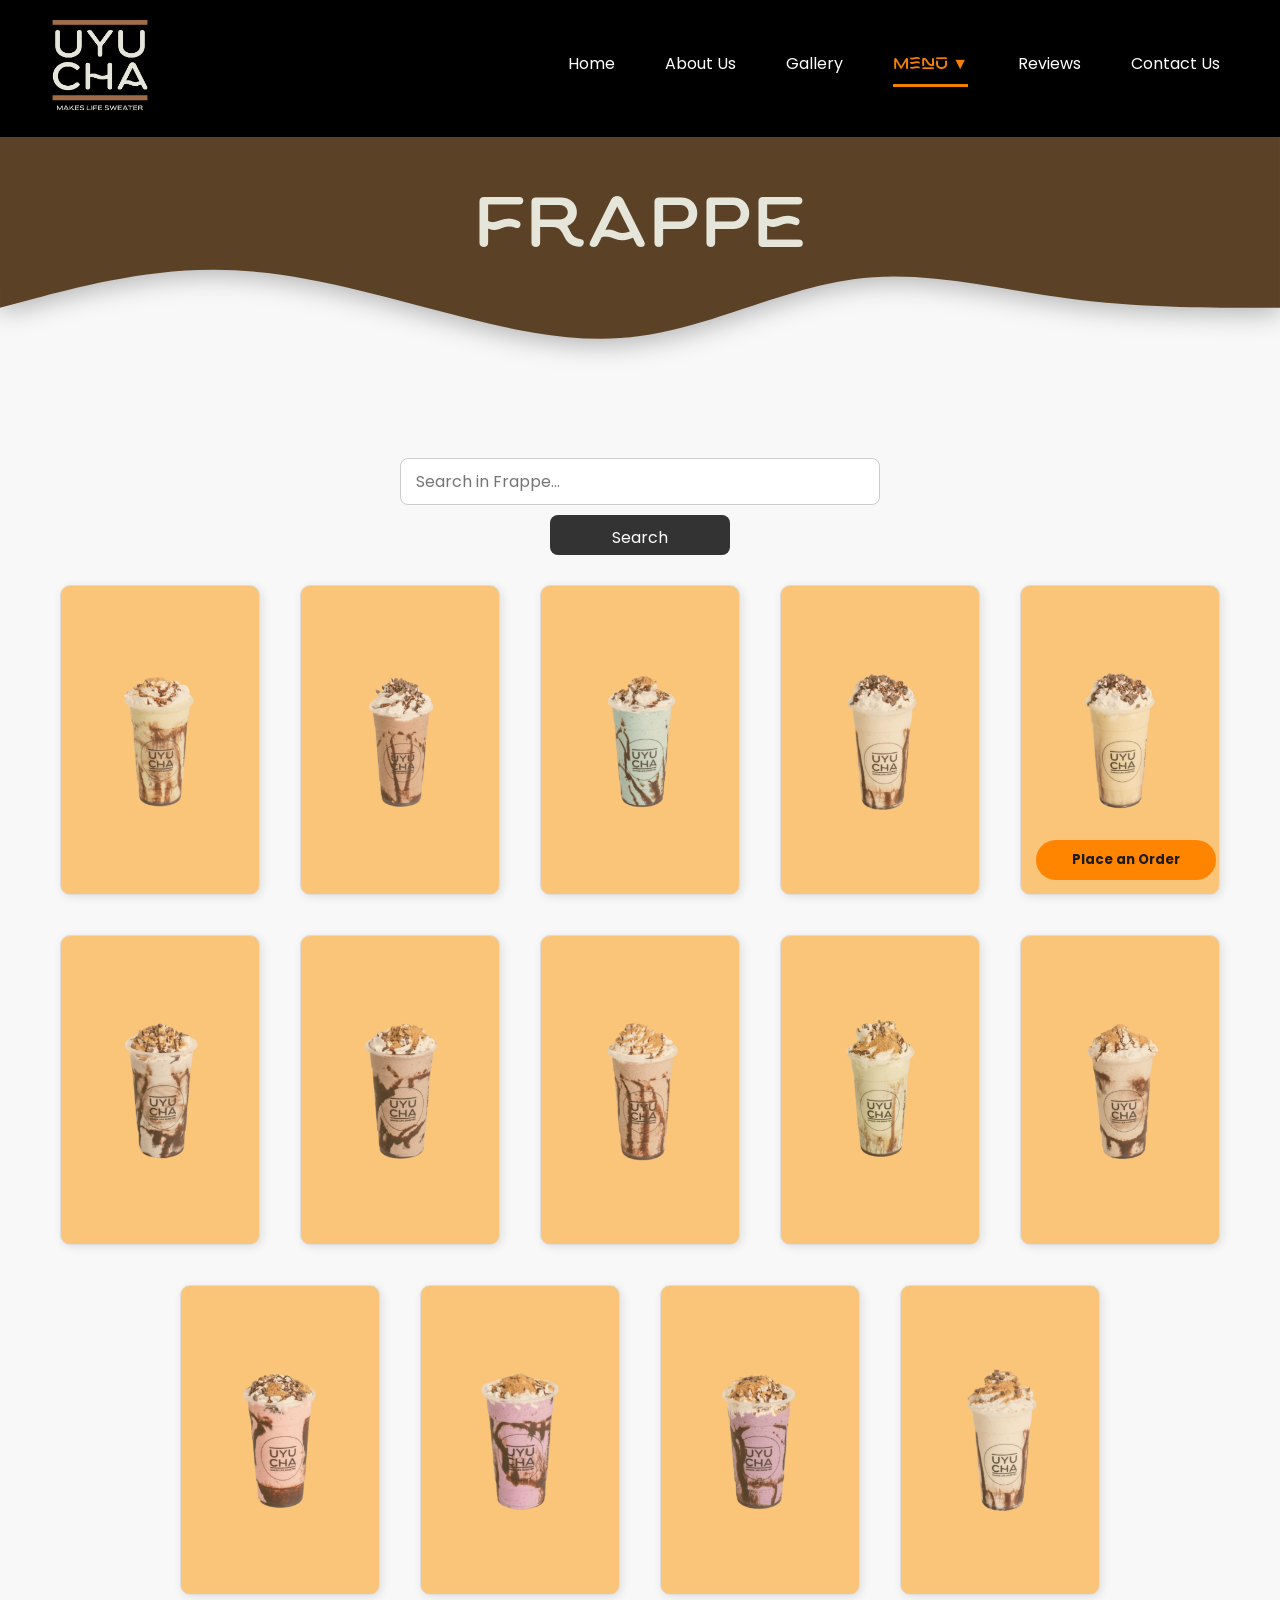
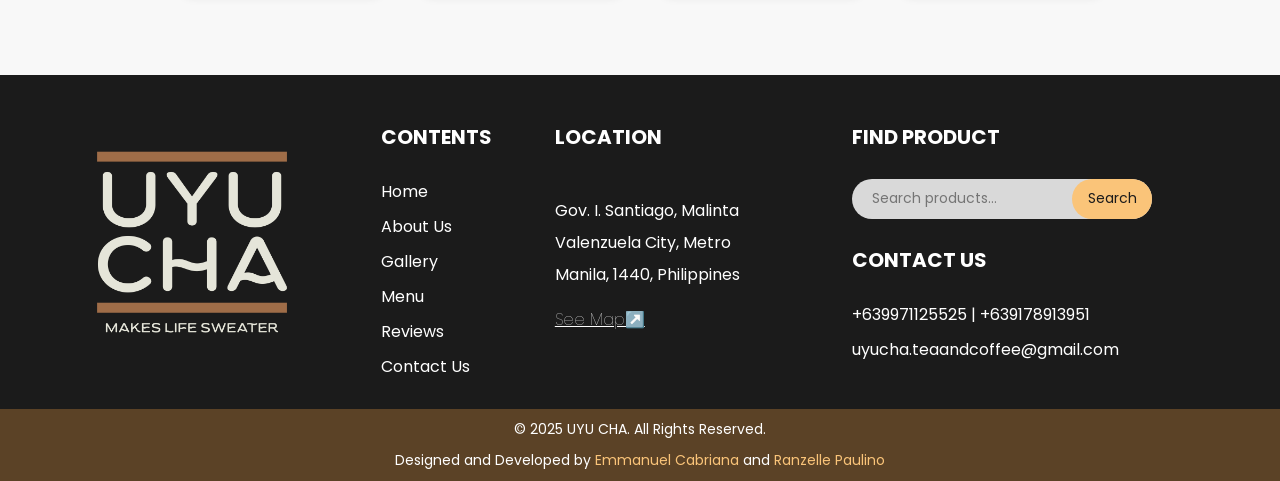
<file: frappe.html>
<!DOCTYPE html>
<html lang="en">

<head>
    <meta charset="UTF-8">
    <meta name="viewport" content="width=device-width, initial-scale=1.0">
    <title>UYU CHA | Frappe Menu</title>
    <link rel="stylesheet" href="style.css">
    <link rel="icon" href="images/uyu-cha-mainlogo.png" sizes="16x16">
</head>

<body>
    <header class="header">
        <div class="logo">
            <a href="index.html"><img src="./images/uyu-cha-logo.png" alt="UYU CHA logo"></a>
        </div>

        <nav>
            <input type="checkbox" id="menu-toggle" class="menu-checkbox">
            <label for="menu-toggle" class="hamburger">
                <span></span>
                <span></span>
                <span></span>
            </label>

            <nav class="navigation">
                <ul class="nav-links">
                    <li></li>
                    <li><a href="index.html">Home</a></li>
                    <li><a href="about-us.html">About Us</a></li>
                    <li><a href="gallery.html">Gallery</a></li>
                    <li class="dropdown">
                        <input type="checkbox" id="dropdown-toggle" class="dropdown-checkbox">
                        <label for="dropdown-toggle" class="dropdown-toggle active">Menu ▼</label>
                        <ul class="dropdown-menu">
                            <li><a href="milk-tea.html">Milk Tea</a></li>
                            <li><a href="coffee.html">Coffee</a></li>
                            <li><a href="frappe.html" class="active">Frappe</a></li>
                            <li><a href="fruity.html">Fruity</a></li>
                            <li><a href="meals.html">Meals</a></li>
                            <li><a href="snacks.html">Snacks</a></li>
                            <li><a href="bread.html">Bread</a></li>
                            <li><a href="premium-coffee.html">Premium Coffee</a></li>
                            <li><a href="order.html">Order Now</a></li>
                        </ul>
                    </li>
                    <li><a href="reviews.html">Reviews</a></li>
                    <li><a href="contact-us.html">Contact Us</a></li>
                </ul>
            </nav>
        </nav>
    </header>
    <div class="upper-design">
        <svg xmlns="http://www.w3.org/2000/svg" viewBox="0 0 1440 320">
            <path fill-opacity="1"
                d="M0,192L40,181.3C80,171,160,149,240,149.3C320,149,400,171,480,192C560,213,640,235,720,224C800,213,880,171,960,160C1040,149,1120,171,1200,181.3C1280,192,1360,192,1400,192L1440,192L1440,0L1400,0C1360,0,1280,0,1200,0C1120,0,1040,0,960,0C880,0,800,0,720,0C640,0,560,0,480,0C400,0,320,0,240,0C160,0,80,0,40,0L0,0Z" />
            <text x="50%" y="30%">FRAPPE</text>
        </svg>
    </div>

    <div class="search-bar">
        <input type="text" id="page-search" placeholder="Search in Frappe..." />
        <button id="page-search-btn">Search</button>
    </div>

    <div class="menu-container" id="menu"></div>

    <div class="place-order-btn" id="placeOrderBtn">
        <a href="order.html">
            <button>Place an Order</button>
        </a>
    </div>

    <script src="script.js"></script>


    <footer class="footer">
        <div class="top">
            <div class="first-col">
                <img src="./images/uyu-cha-logo.png" alt="UYU CHA logo">
            </div>

            <div class="second-third">
                <div class="second-col">
                    <h4>CONTENTS</h4>
                    <a href="index.html">Home</a>
                    <a href="about-us.html">About Us</a>
                    <a href="gallery.html">Gallery</a>
                    <a href="milk-tea.html">Menu</a>
                    <a href="reviews.html">Reviews</a>
                    <a href="contact-us.html">Contact Us</a>
                </div>

                <div class="third-col">
                    <h4>LOCATION</h4>
                    <p>Gov. I. Santiago, Malinta
                        Valenzuela City,
                        Metro Manila, 1440, Philippines
                    </p>
                    <a href="contact-us.html#map-area" id="see-map">See Map↗️</a>
                </div>
            </div>

            <div class="last-col">
                <div class="footer-search">
                    <h4>FIND PRODUCT</h4>
                    <form id="search-form">
                        <input type="text" id="footer-search" placeholder="Search products..." autocomplete="off">
                        <button type="submit" id="search">Search</button>
                    </form>
                    <ul id="search-results" class="floating-results"></ul>
                </div>
                <div id="contact">
                    <h4>CONTACT US</h4>
                    <p>+639971125525 | +639178913951</p>
                    <p>uyucha.teaandcoffee@gmail.com</p>
                </div>

            </div>
        </div>

        <div id="bottom">
            <h6>&copy; 2025 UYU CHA. All Rights Reserved.</h6>
            <h6>Designed and Developed by <span class="mobile-break"><br></span><a href="https://uyucha.store/ejcabriana" target="_blank" class="yellow">Emmanuel Cabriana </a> and <a href="https://rixellens.com" target="_blank" class="yellow">Ranzelle Paulino</a> </h6>
        </div>
    </footer>
</body>

</html>
</file>
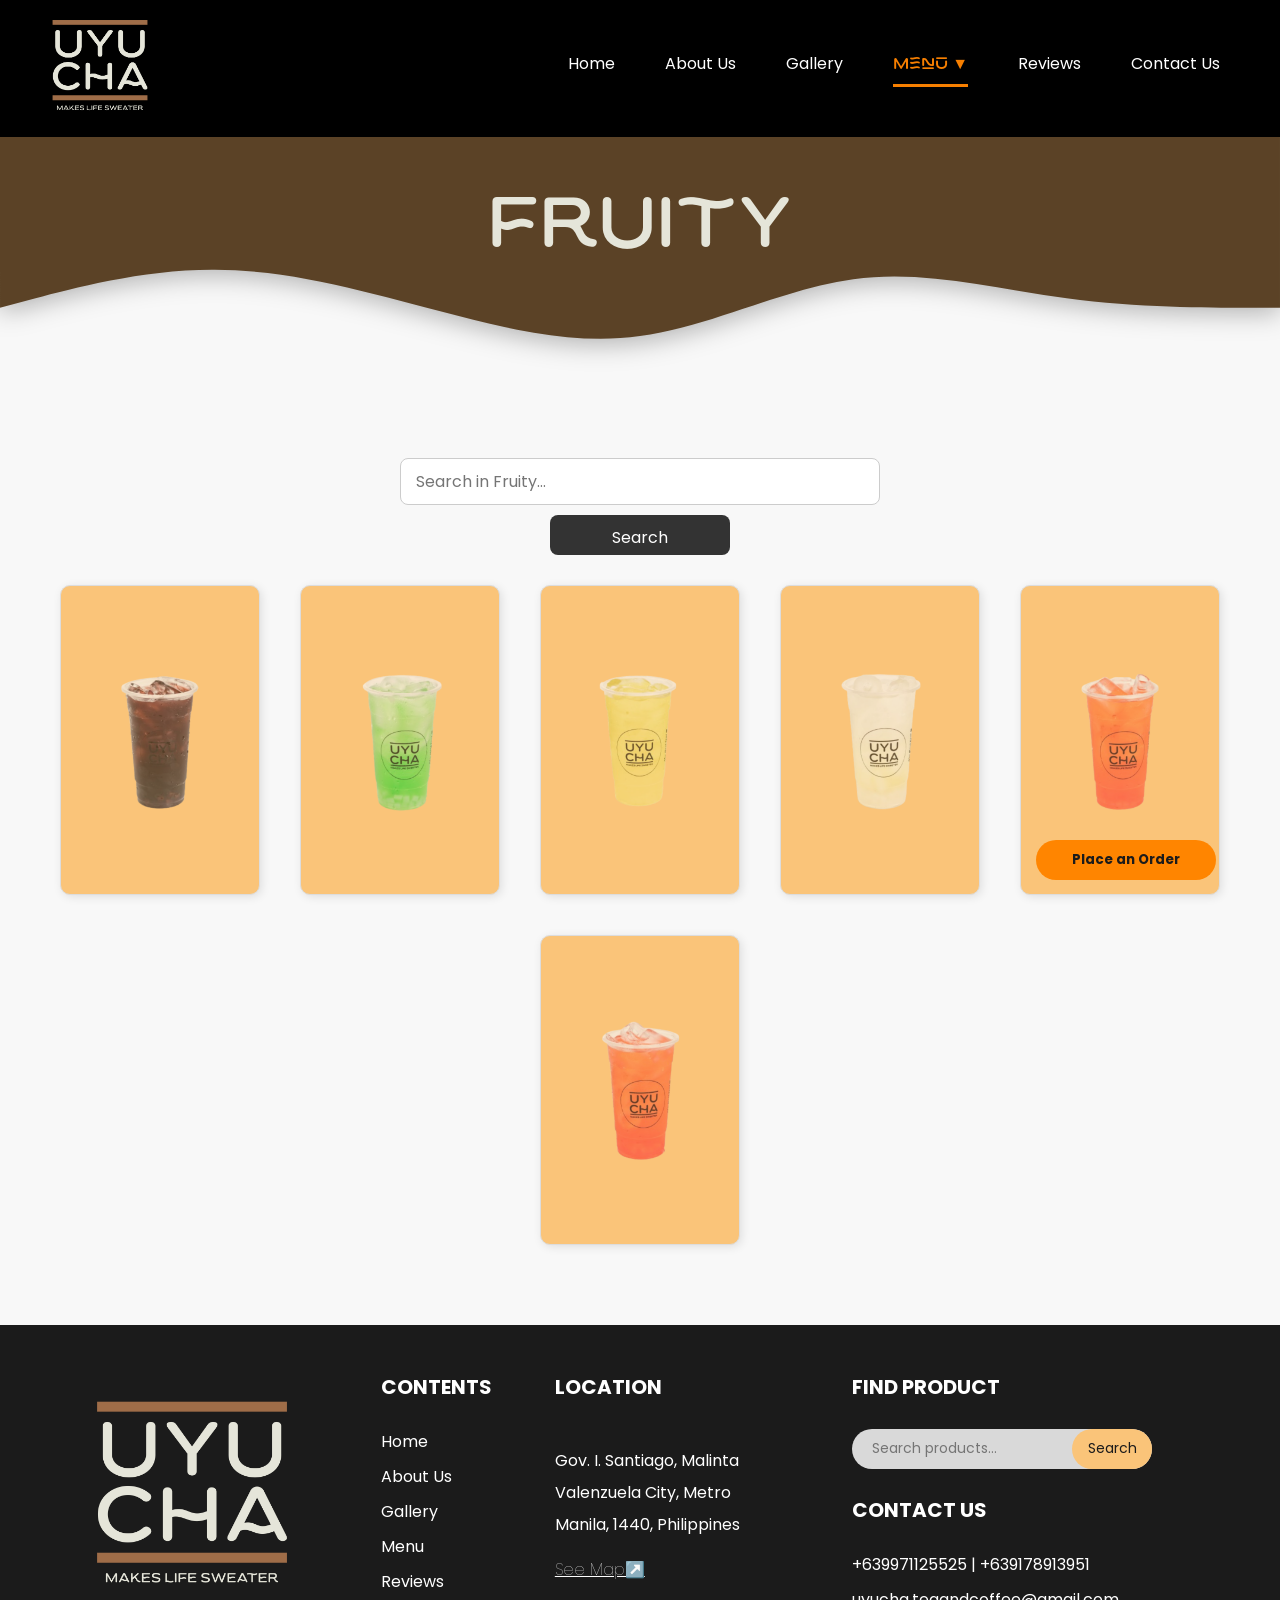
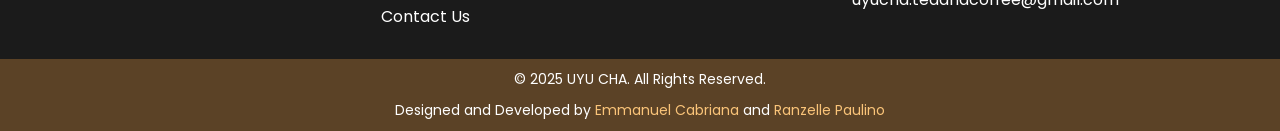
<file: fruity.html>
<!DOCTYPE html>
<html lang="en">

<head>
    <meta charset="UTF-8">
    <meta name="viewport" content="width=device-width, initial-scale=1.0">
    <title>UYU CHA | Fruity Menu</title>
    <link rel="stylesheet" href="style.css">
    <link rel="icon" href="images/uyu-cha-mainlogo.png" sizes="16x16">
</head>

<body>
    <header class="header">
        <div class="logo">
            <a href="index.html"><img src="./images/uyu-cha-logo.png" alt="UYU CHA logo"></a>
        </div>

        <nav>
            <input type="checkbox" id="menu-toggle" class="menu-checkbox">
            <label for="menu-toggle" class="hamburger">
                <span></span>
                <span></span>
                <span></span>
            </label>

            <nav class="navigation">
                <ul class="nav-links">
                    <li></li>
                    <li><a href="index.html">Home</a></li>
                    <li><a href="about-us.html">About Us</a></li>
                    <li><a href="gallery.html">Gallery</a></li>
                    <li class="dropdown">
                        <input type="checkbox" id="dropdown-toggle" class="dropdown-checkbox">
                        <label for="dropdown-toggle" class="dropdown-toggle active">Menu ▼</label>
                        <ul class="dropdown-menu">
                            <li><a href="milk-tea.html">Milk Tea</a></li>
                            <li><a href="coffee.html">Coffee</a></li>
                            <li><a href="frappe.html">Frappe</a></li>
                            <li><a href="fruity.html" class="active">Fruity</a></li>
                            <li><a href="meals.html">Meals</a></li>
                            <li><a href="snacks.html">Snacks</a></li>
                            <li><a href="bread.html">Bread</a></li>
                            <li><a href="premium-coffee.html">Premium Coffee</a></li>
                            <li><a href="order.html">Order Now</a></li>
                        </ul>
                    </li>
                    <li><a href="reviews.html">Reviews</a></li>
                    <li><a href="contact-us.html">Contact Us</a></li>
                </ul>
            </nav>
        </nav>
    </header>
    <div class="upper-design">
        <svg xmlns="http://www.w3.org/2000/svg" viewBox="0 0 1440 320">
            <path fill-opacity="1"
                d="M0,192L40,181.3C80,171,160,149,240,149.3C320,149,400,171,480,192C560,213,640,235,720,224C800,213,880,171,960,160C1040,149,1120,171,1200,181.3C1280,192,1360,192,1400,192L1440,192L1440,0L1400,0C1360,0,1280,0,1200,0C1120,0,1040,0,960,0C880,0,800,0,720,0C640,0,560,0,480,0C400,0,320,0,240,0C160,0,80,0,40,0L0,0Z" />
            <text x="50%" y="30%">FRUITY</text>
        </svg>
    </div>

    <div class="search-bar">
        <input type="text" id="page-search" placeholder="Search in Fruity..." />
        <button id="page-search-btn">Search</button>
    </div>

    <div class="menu-container" id="menu"></div>

    <div class="place-order-btn" id="placeOrderBtn">
        <a href="order.html">
            <button>Place an Order</button>
        </a>
    </div>

    <script src="script.js"></script>

    <footer class="footer">
        <div class="top">
            <div class="first-col">
                <img src="./images/uyu-cha-logo.png" alt="UYU CHA logo">
            </div>

            <div class="second-third">
                <div class="second-col">
                    <h4>CONTENTS</h4>
                    <a href="index.html">Home</a>
                    <a href="about-us.html">About Us</a>
                    <a href="gallery.html">Gallery</a>
                    <a href="milk-tea.html">Menu</a>
                    <a href="reviews.html">Reviews</a>
                    <a href="contact-us.html">Contact Us</a>
                </div>

                <div class="third-col">
                    <h4>LOCATION</h4>
                    <p>Gov. I. Santiago, Malinta
                        Valenzuela City,
                        Metro Manila, 1440, Philippines
                    </p>
                    <a href="contact-us.html#map-area" id="see-map">See Map↗️</a>
                </div>
            </div>

            <div class="last-col">
                <div class="footer-search">
                    <h4>FIND PRODUCT</h4>
                    <form id="search-form">
                        <input type="text" id="footer-search" placeholder="Search products..." autocomplete="off">
                        <button type="submit" id="search">Search</button>
                    </form>
                    <ul id="search-results" class="floating-results"></ul>
                </div>
                <div id="contact">
                    <h4>CONTACT US</h4>
                    <p>+639971125525 | +639178913951</p>
                    <p>uyucha.teaandcoffee@gmail.com</p>
                </div>

            </div>
        </div>

       <div id="bottom">
            <h6>&copy; 2025 UYU CHA. All Rights Reserved.</h6>
            <h6>Designed and Developed by <span class="mobile-break"><br></span><a href="https://uyucha.store/ejcabriana" target="_blank" class="yellow">Emmanuel Cabriana </a> and <a href="https://rixellens.com" target="_blank" class="yellow">Ranzelle Paulino</a> </h6>
        </div>
    </footer>
</body>

</html>
</file>
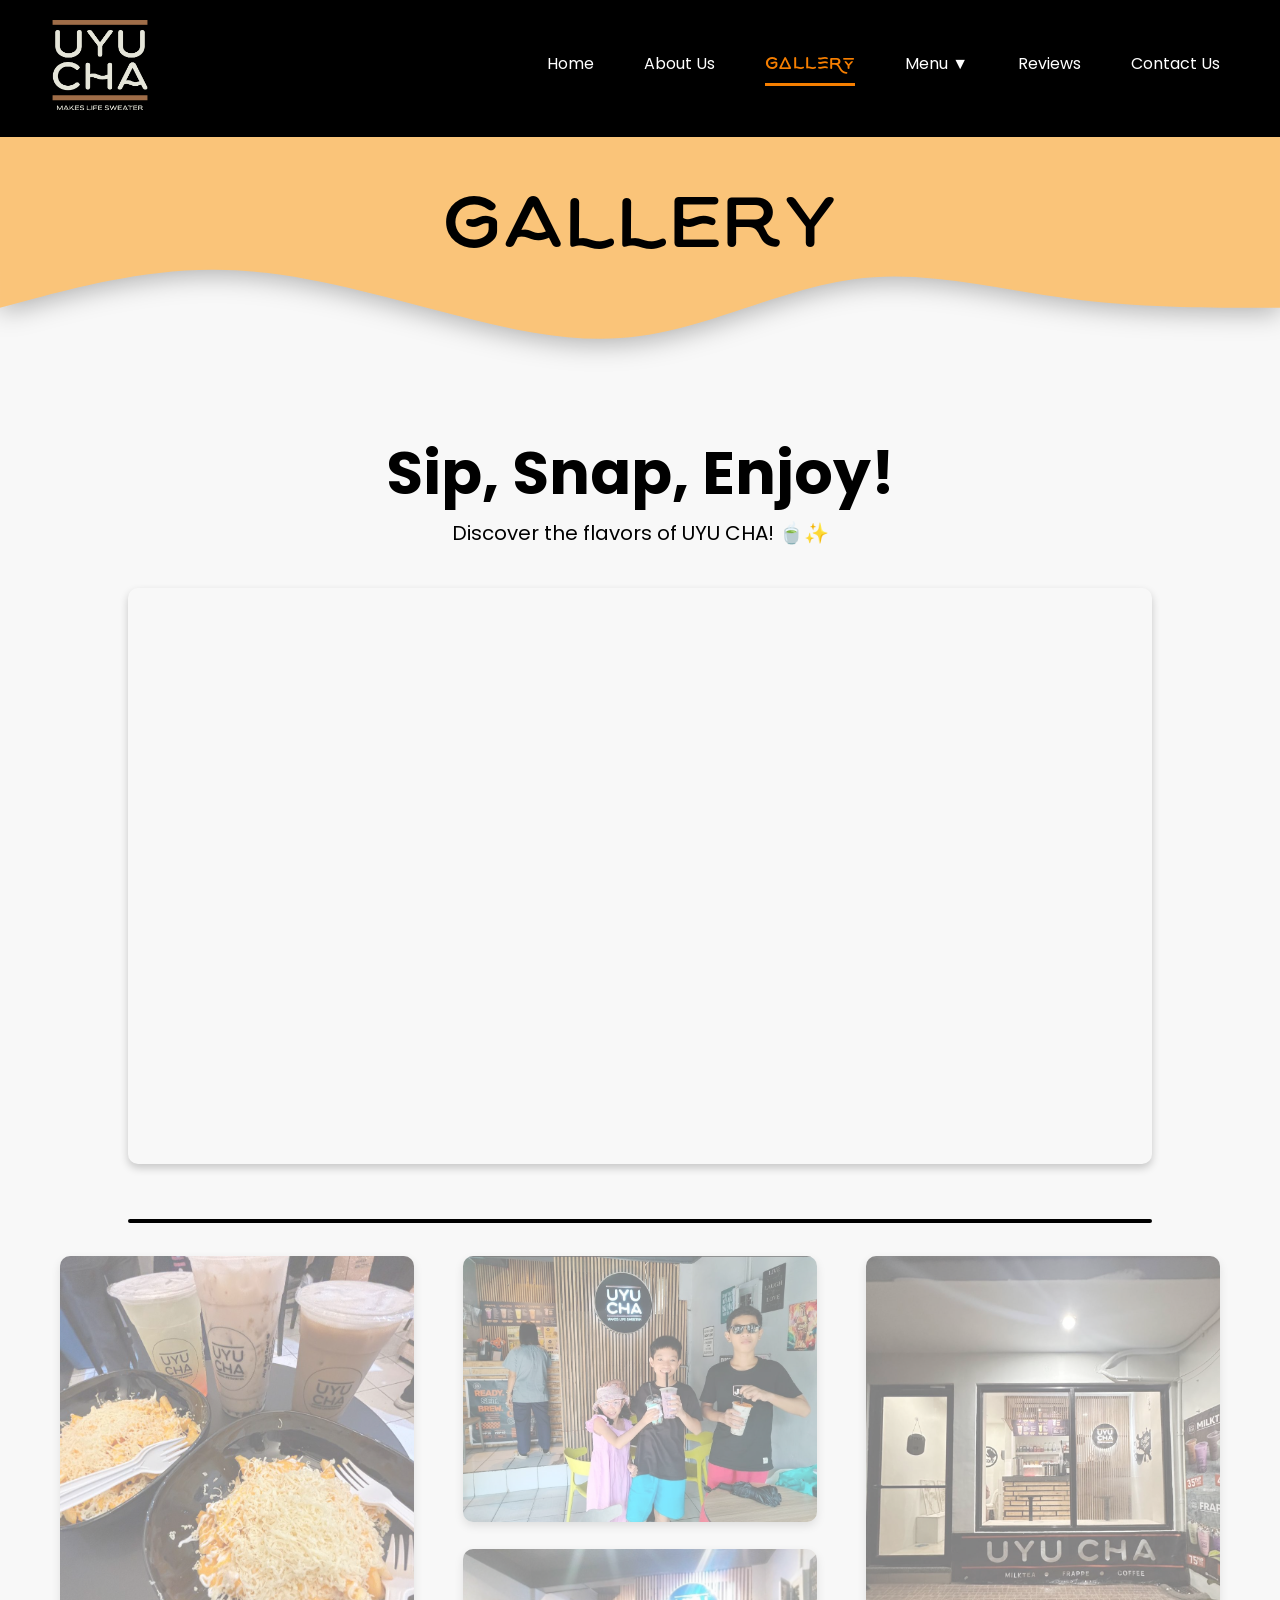
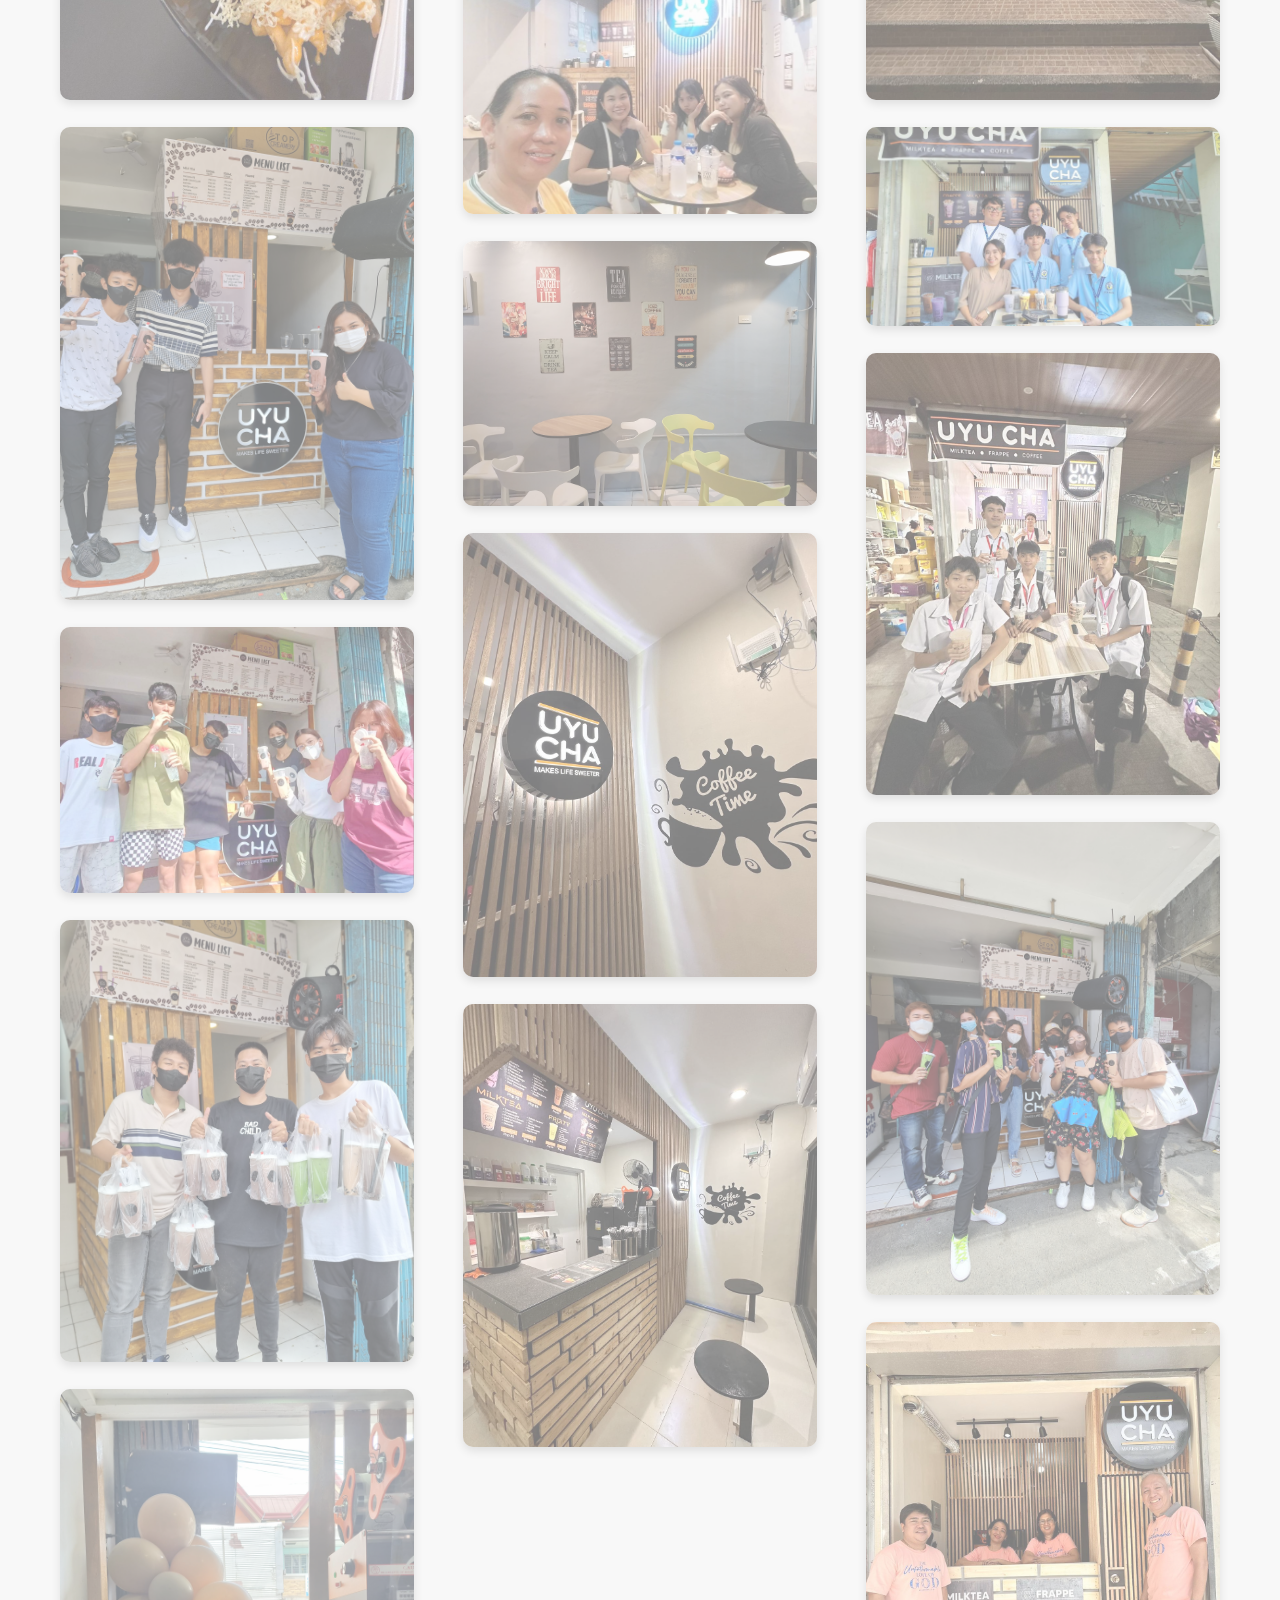
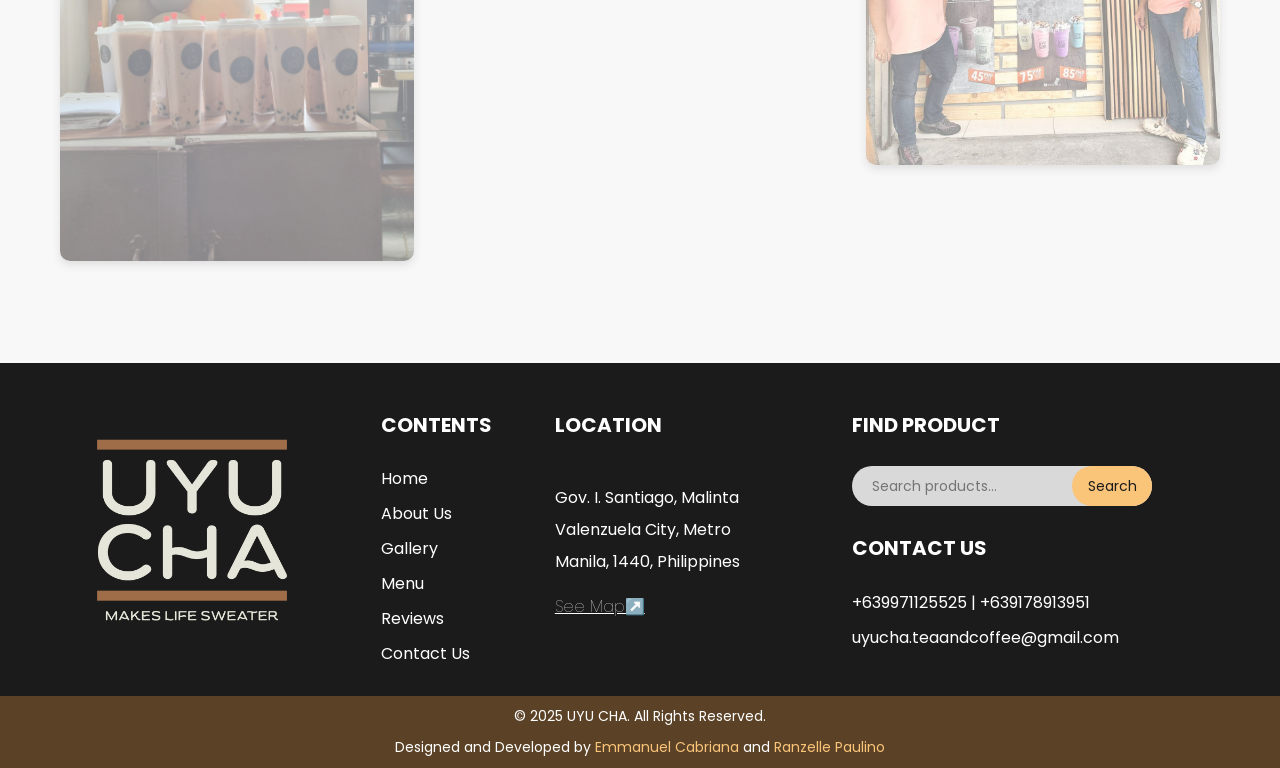
<file: gallery.html>
<!DOCTYPE html>
<html lang="en">

<head>
    <meta charset="UTF-8">
    <meta name="viewport" content="width=device-width, initial-scale=1.0">
    <title>UYU CHA | Gallery</title>
    <link rel="stylesheet" href="style.css">
    <link rel="icon" href="images/uyu-cha-mainlogo.png" sizes="16x16">
</head>

<body>
    <header class="header">
        <div class="logo">
            <a href="index.html"><img src="./images/uyu-cha-logo.png" alt="UYU CHA logo"></a>
        </div>

        <nav>
            <input type="checkbox" id="menu-toggle" class="menu-checkbox">
            <label for="menu-toggle" class="hamburger">
                <span></span>
                <span></span>
                <span></span>
            </label>

            <nav class="navigation">
                <ul class="nav-links">
                    <li></li>
                    <li><a href="index.html">Home</a></li>
                    <li><a href="about-us.html">About Us</a></li>
                    <li><a href="gallery.html" class="active">Gallery</a></li>
                    <li class="dropdown">
                        <input type="checkbox" id="dropdown-toggle" class="dropdown-checkbox">
                        <label for="dropdown-toggle" class="dropdown-toggle">Menu ▼</label>
                        <ul class="dropdown-menu">
                            <li><a href="milk-tea.html">Milk Tea</a></li>
                            <li><a href="coffee.html">Coffee</a></li>
                            <li><a href="frappe.html">Frappe</a></li>
                            <li><a href="fruity.html">Fruity</a></li>
                            <li><a href="meals.html">Meals</a></li>
                            <li><a href="snacks.html">Snacks</a></li>
                            <li><a href="bread.html">Bread</a></li>
                            <li><a href="premium-coffee.html">Premium Coffee</a></li>
                            <li><a href="order.html">Order Now</a></li>
                        </ul>
                    </li>
                    <li><a href="reviews.html">Reviews</a></li>
                    <li><a href="contact-us.html">Contact Us</a></li>
                </ul>
            </nav>
        </nav>
    </header>
    <div class="gallery-svg">
        <svg xmlns="http://www.w3.org/2000/svg" viewBox="0 0 1440 320">
            <path fill-opacity="1"
                d="M0,192L40,181.3C80,171,160,149,240,149.3C320,149,400,171,480,192C560,213,640,235,720,224C800,213,880,171,960,160C1040,149,1120,171,1200,181.3C1280,192,1360,192,1400,192L1440,192L1440,0L1400,0C1360,0,1280,0,1200,0C1120,0,1040,0,960,0C880,0,800,0,720,0C640,0,560,0,480,0C400,0,320,0,240,0C160,0,80,0,40,0L0,0Z" />
            <text x="50%" y="30%">GALLERY</text>
        </svg>
    </div>

    <section class="gallery-section">
        <h2>Sip, Snap, Enjoy!</h2>
        <h4>Discover the flavors of UYU CHA! 🍵✨</h4>

        <div class="video-container">
            <iframe src="https://www.youtube.com/embed/QqgfJQpUbCM?si=n75SR-zQ2w4bnhG7" title="YouTube video player" frameborder="0" allow="accelerometer; autoplay; clipboard-write; encrypted-media; gyroscope; picture-in-picture; web-share" referrerpolicy="strict-origin-when-cross-origin" allowfullscreen></iframe>
        </div>

        <hr>


        <div class="img-gallery">
            <div class="gallery-item">
                <img src="images/FOODIE.jpg" alt="Foodie Image">
                <div class="label-overlay">
                    <h4 class="outlined-text">OVERLOAD FRIES</h4>
                </div>
            </div>
            <div class="gallery-item">
                <img src="images/UYU MAIN 1.2.jpg" alt="UYU MAIN 1.2">
                <div class="label-overlay">
                    <h4 class="outlined-text">GRAND OPENING CUSTOMERS</h4>
                </div>
            </div>
            <div class="gallery-item">
                <img src="images/UYU MAIN 1.3.jpg" alt="UYU MAIN 1.3">
                <div class="label-overlay">
                    <h4 class="outlined-text">GRAND OPENING CUSTOMERS</h4>
                </div>
            </div>
            <div class="gallery-item">
                <img src="images/UYU MAIN 1.4.jpg" alt="UYU MAIN 1.4">
                <div class="label-overlay">
                    <h4 class="outlined-text">MAIN BRANCH FREE MILKTEA PROMO</h4>
                </div>
            </div>
            <div class="gallery-item">
                <img src="images/UYU MAIN 1.5.jpg" alt="UYU MAIN 1.5">
                <div class="label-overlay">
                    <h4 class="outlined-text">GRAND OPENING OF UYU CHA MAIN BRANCH</h4>
                </div>
            </div>
            <div class="gallery-item">
                <img src="images/UYU MAIN 2.2.jpg" alt="UYU MAIN 2.2">
                <div class="label-overlay">
                    <h4 class="outlined-text">2ND RENOVATION OF MAIN BRANCH</h4>
                </div>
            </div>
            <div class="gallery-item">
                <img src="images/UYU MAIN 2.3.jpg" alt="UYU MAIN 2.3">
                <div class="label-overlay">
                    <h4 class="outlined-text">MAIN BRANCH CUSTOMERS WITH THE OWNER</h4>
                </div>
            </div>
            <div class="gallery-item">
                <img src="images/UYU MAIN 2.4.jpg" alt="UYU MAIN 2.4">
                <div class="label-overlay">
                    <h4 class="outlined-text">2ND RENOVATION OF MAIN BRANCH DINING AREA</h4>
                </div>
            </div>
            <div class="gallery-item">
                <img src="images/UYU NO 1.jpg" alt="UYU NOVALICHES ENTRANCE">
                <div class="label-overlay">
                    <h4 class="outlined-text">ENTRANCE OF 3RD BRANCH (NOVALICHES)</h4>
                </div>
            </div>
            <div class="gallery-item">
                <img src="images/UYU NO 2.jpg" alt="UYU NOVALICHES COUNTER">
                <div class="label-overlay">
                    <h4 class="outlined-text">UYU CHA NOVALICHES COUNTER</h4>
                </div>
            </div>
            <div class="gallery-item">
                <img src="images/UYU NO.jpg" alt="UYU NOVALICHES STORE FRONT">
                <div class="label-overlay">
                    <h4 class="outlined-text">UYU CHA NOVALICHES STORE FRONT</h4>
                </div>
            </div>
            <div class="gallery-item">
                <img src="images/UYU PAB .jpg" alt="UYU A. PABLO ST. CUSTOMERS">
                <div class="label-overlay">
                    <h4 class="outlined-text">UYU CHA 2ND BRANCH CUSTOMERS (A. PABLO ST.)</h4>
                </div>
            </div>
            <div class="gallery-item">
                <img src="images/UYU PAB 2.jpg" alt="UYU A. PABLO ST. NIGHT CUSTOMERS">
                <div class="label-overlay">
                    <h4 class="outlined-text">UYU CHA PABLO NIGHT STUDENT CUSTOMERS</h4>
                </div>
            </div>
            <div class="gallery-item">
                <img src="images/UYUMAIN 1.1.jpg" alt="UYU CHA MAIN BRANCH CUSTOMERS WITH OWNER">
                <div class="label-overlay">
                    <h4 class="outlined-text">GRAND OPENING OF UYU CHA MAIN BRANCH WITH OWNER</h4>
                </div>
            </div>
            <div class="gallery-item">
                <img src="images/2nd-branch-opening.jpg" alt="OPENING OF 2ND BRANCH">
                <div class="label-overlay">
                    <h4 class="outlined-text">OPENING OF 2ND BRANCH</h4>
                </div>
            </div>
        </div>
    </section>


    <footer class="footer">
        <div class="top">
            <div class="first-col">
                <img src="./images/uyu-cha-logo.png" alt="UYU CHA logo">
            </div>

            <div class="second-third">
                <div class="second-col">
                    <h4>CONTENTS</h4>
                    <a href="index.html">Home</a>
                    <a href="about-us.html">About Us</a>
                    <a href="gallery.html">Gallery</a>
                    <a href="milk-tea.html">Menu</a>
                    <a href="reviews.html">Reviews</a>
                    <a href="contact-us.html">Contact Us</a>
                </div>

                <div class="third-col">
                    <h4>LOCATION</h4>
                    <p>Gov. I. Santiago, Malinta
                        Valenzuela City,
                        Metro Manila, 1440, Philippines
                    </p>
                    <a href="contact-us.html#map-area" id="see-map">See Map↗️</a>
                </div>
            </div>

            <div class="last-col">
                <div class="footer-search">
                    <h4>FIND PRODUCT</h4>
                    <form id="search-form">
                        <input type="text" id="footer-search" placeholder="Search products..." autocomplete="off">
                        <button type="submit" id="search">Search</button>
                    </form>
                    <ul id="search-results" class="floating-results"></ul>
                </div>
                <div id="contact">
                    <h4>CONTACT US</h4>
                    <p>+639971125525 | +639178913951</p>
                    <p>uyucha.teaandcoffee@gmail.com</p>
                </div>

            </div>
        </div>

        <div id="bottom">
            <h6>&copy; 2025 UYU CHA. All Rights Reserved.</h6>
            <h6>Designed and Developed by <span class="mobile-break"><br></span><a href="https://uyucha.store/ejcabriana" target="_blank" class="yellow">Emmanuel Cabriana </a> and <a href="https://rixellens.com" target="_blank" class="yellow">Ranzelle Paulino</a> </h6>
        </div>
    </footer>

    <script src="script.js"></script>
</body>

</html>
</file>
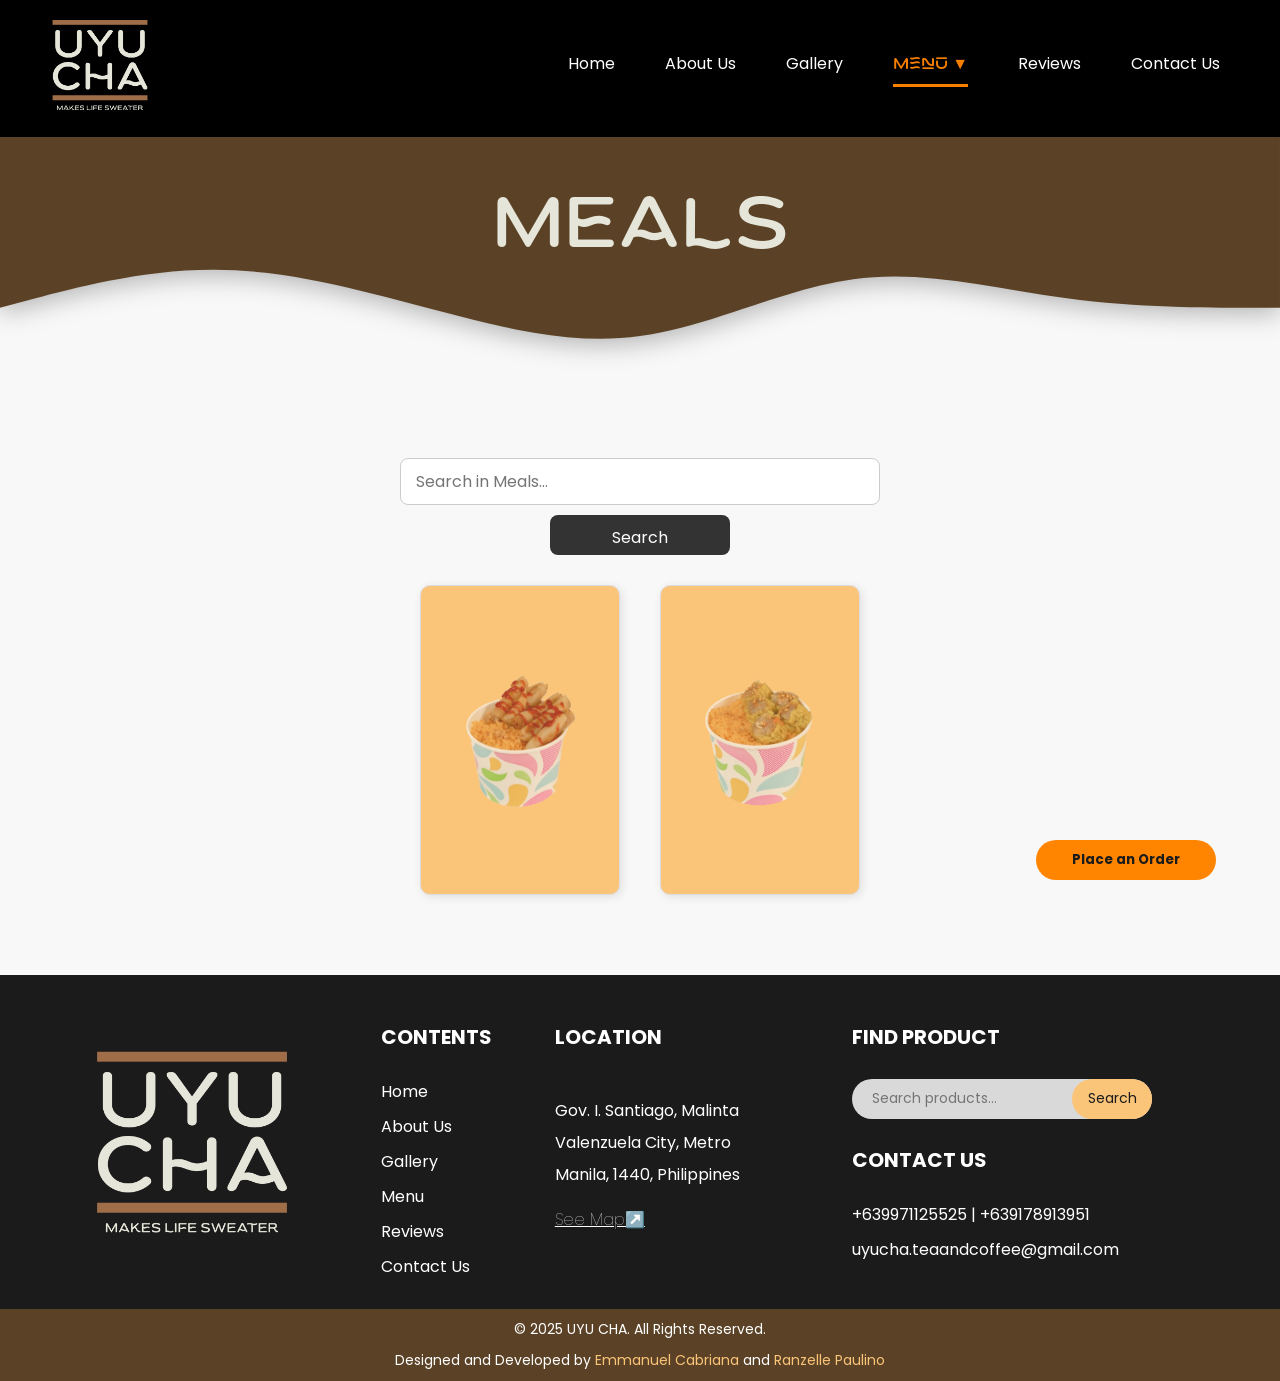
<file: meals.html>
<!DOCTYPE html>
<html lang="en">

<head>
    <meta charset="UTF-8">
    <meta name="viewport" content="width=device-width, initial-scale=1.0">
    <title>UYU CHA | Meal Menu</title>
    <link rel="stylesheet" href="style.css">
    <link rel="icon" href="images/uyu-cha-mainlogo.png" sizes="16x16">
</head>

<body>
    <header class="header">
        <div class="logo">
            <a href="index.html"><img src="./images/uyu-cha-logo.png" alt="UYU CHA logo"></a>
        </div>

        <nav>
            <input type="checkbox" id="menu-toggle" class="menu-checkbox">
            <label for="menu-toggle" class="hamburger">
                <span></span>
                <span></span>
                <span></span>
            </label>

            <nav class="navigation">
                <ul class="nav-links">
                    <li></li>
                    <li><a href="index.html">Home</a></li>
                    <li><a href="about-us.html">About Us</a></li>
                    <li><a href="gallery.html">Gallery</a></li>
                    <li class="dropdown">
                        <input type="checkbox" id="dropdown-toggle" class="dropdown-checkbox">
                        <label for="dropdown-toggle" class="dropdown-toggle active">Menu ▼</label>
                        <ul class="dropdown-menu">
                            <li><a href="milk-tea.html">Milk Tea</a></li>
                            <li><a href="coffee.html">Coffee</a></li>
                            <li><a href="frappe.html">Frappe</a></li>
                            <li><a href="fruity.html">Fruity</a></li>
                            <li><a href="meals.html" class="active">Meals</a></li>
                            <li><a href="snacks.html">Snacks</a></li>
                            <li><a href="bread.html">Bread</a></li>
                            <li><a href="premium-coffee.html">Premium Coffee</a></li>
                            <li><a href="order.html">Order Now</a></li>
                        </ul>
                    </li>
                    <li><a href="reviews.html">Reviews</a></li>
                    <li><a href="contact-us.html">Contact Us</a></li>
                </ul>
            </nav>
        </nav>
    </header>
    <div class="upper-design">
        <svg xmlns="http://www.w3.org/2000/svg" viewBox="0 0 1440 320">
            <path fill-opacity="1"
                d="M0,192L40,181.3C80,171,160,149,240,149.3C320,149,400,171,480,192C560,213,640,235,720,224C800,213,880,171,960,160C1040,149,1120,171,1200,181.3C1280,192,1360,192,1400,192L1440,192L1440,0L1400,0C1360,0,1280,0,1200,0C1120,0,1040,0,960,0C880,0,800,0,720,0C640,0,560,0,480,0C400,0,320,0,240,0C160,0,80,0,40,0L0,0Z" />
            <text x="50%" y="30%">MEALS</text>
        </svg>
    </div>

    <div class="search-bar">
        <input type="text" id="page-search" placeholder="Search in Meals..." />
        <button id="page-search-btn">Search</button>
    </div>

    <div class="menu-container" id="menu"></div>

    <div class="place-order-btn" id="placeOrderBtn">
        <a href="order.html">
            <button>Place an Order</button>
        </a>
    </div>

    <script src="script.js"></script>


    <footer class="footer">
        <div class="top">
            <div class="first-col">
                <img src="./images/uyu-cha-logo.png" alt="UYU CHA logo">
            </div>

            <div class="second-third">
                <div class="second-col">
                    <h4>CONTENTS</h4>
                    <a href="index.html">Home</a>
                    <a href="about-us.html">About Us</a>
                    <a href="gallery.html">Gallery</a>
                    <a href="milk-tea.html">Menu</a>
                    <a href="reviews.html">Reviews</a>
                    <a href="contact-us.html">Contact Us</a>
                </div>

                <div class="third-col">
                    <h4>LOCATION</h4>
                    <p>Gov. I. Santiago, Malinta
                        Valenzuela City,
                        Metro Manila, 1440, Philippines
                    </p>
                    <a href="contact-us.html#map-area" id="see-map">See Map↗️</a>
                </div>
            </div>

            <div class="last-col">
                <div class="footer-search">
                    <h4>FIND PRODUCT</h4>
                    <form id="search-form">
                        <input type="text" id="footer-search" placeholder="Search products..." autocomplete="off">
                        <button type="submit" id="search">Search</button>
                    </form>
                    <ul id="search-results" class="floating-results"></ul>
                </div>
                <div id="contact">
                    <h4>CONTACT US</h4>
                    <p>+639971125525 | +639178913951</p>
                    <p>uyucha.teaandcoffee@gmail.com</p>
                </div>

            </div>
        </div>

       <div id="bottom">
            <h6>&copy; 2025 UYU CHA. All Rights Reserved.</h6>
            <h6>Designed and Developed by <span class="mobile-break"><br></span><a href="https://uyucha.store/ejcabriana" target="_blank" class="yellow">Emmanuel Cabriana </a> and <a href="https://rixellens.com" target="_blank" class="yellow">Ranzelle Paulino</a> </h6>
        </div>
    </footer>
</body>

</html>
</file>
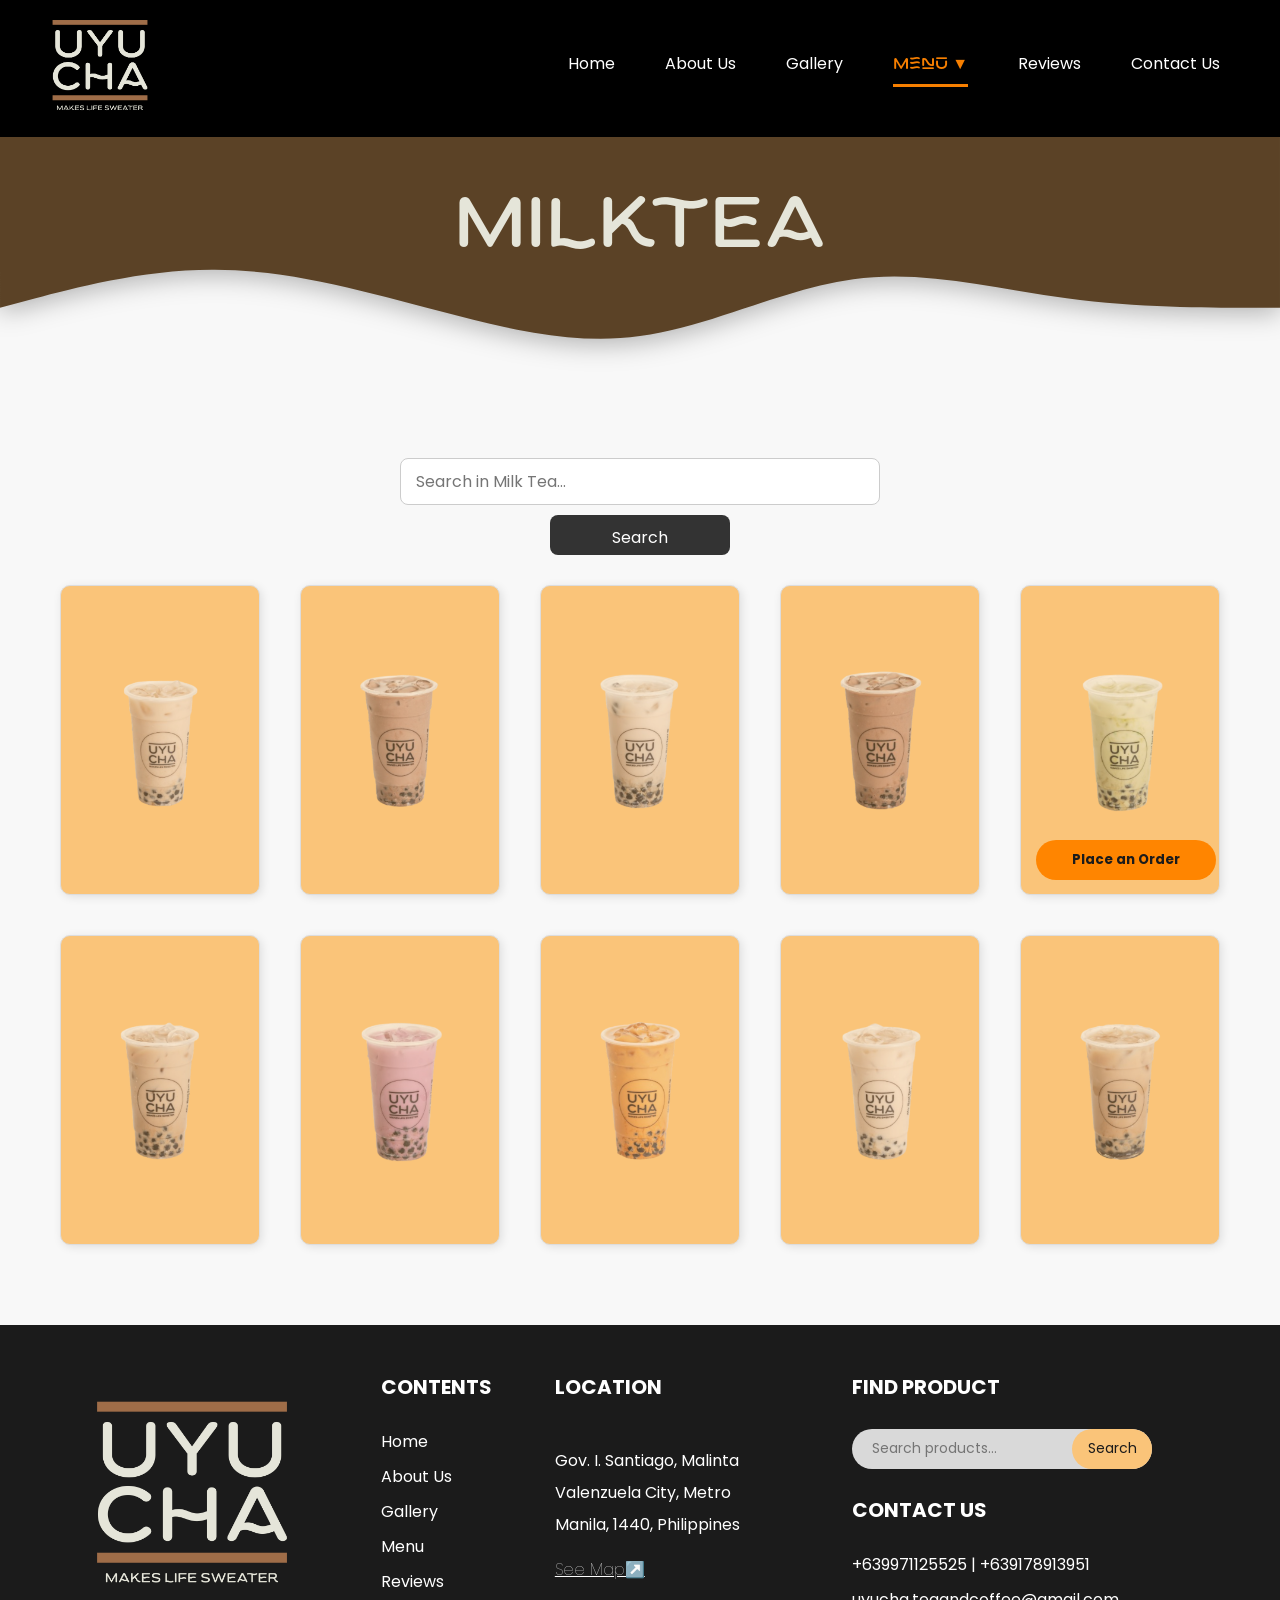
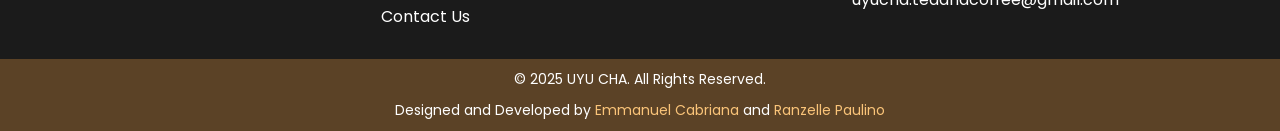
<file: milk-tea.html>
<!DOCTYPE html>
<html lang="en">

<head>
    <meta charset="UTF-8">
    <meta name="viewport" content="width=device-width, initial-scale=1.0">
    <title>UYU CHA | Milk Tea Menu</title>
    <link rel="stylesheet" href="style.css">
    <link rel="icon" href="images/uyu-cha-mainlogo.png" sizes="16x16">
</head>

<body>
    <header class="header">
        <div class="logo">
            <a href="index.html"><img src="./images/uyu-cha-logo.png" alt="UYU CHA logo"></a>
        </div>

        <nav>
            <input type="checkbox" id="menu-toggle" class="menu-checkbox">
            <label for="menu-toggle" class="hamburger">
                <span></span>
                <span></span>
                <span></span>
            </label>

            <nav class="navigation">
                <ul class="nav-links">
                    <li></li>
                    <li><a href="index.html">Home</a></li>
                    <li><a href="about-us.html">About Us</a></li>
                    <li><a href="gallery.html">Gallery</a></li>
                    <li class="dropdown">
                        <input type="checkbox" id="dropdown-toggle" class="dropdown-checkbox">
                        <label for="dropdown-toggle" class="dropdown-toggle active">Menu ▼</label>
                        <ul class="dropdown-menu">
                            <li><a href="milk-tea.html" class="active">Milk Tea</a></li>
                            <li><a href="coffee.html">Coffee</a></li>
                            <li><a href="frappe.html">Frappe</a></li>
                            <li><a href="fruity.html">Fruity</a></li>
                            <li><a href="meals.html">Meals</a></li>
                            <li><a href="snacks.html">Snacks</a></li>
                            <li><a href="bread.html">Bread</a></li>
                            <li><a href="premium-coffee.html">Premium Coffee</a></li>
                            <li><a href="order.html">Order Now</a></li>
                        </ul>
                    </li>
                    <li><a href="reviews.html">Reviews</a></li>
                    <li><a href="contact-us.html">Contact Us</a></li>
                </ul>
            </nav>
        </nav>
    </header>



    <div class="upper-design">
        <svg xmlns="http://www.w3.org/2000/svg" viewBox="0 0 1440 320">
            <path fill-opacity="1"
                d="M0,192L40,181.3C80,171,160,149,240,149.3C320,149,400,171,480,192C560,213,640,235,720,224C800,213,880,171,960,160C1040,149,1120,171,1200,181.3C1280,192,1360,192,1400,192L1440,192L1440,0L1400,0C1360,0,1280,0,1200,0C1120,0,1040,0,960,0C880,0,800,0,720,0C640,0,560,0,480,0C400,0,320,0,240,0C160,0,80,0,40,0L0,0Z" />
            <text x="50%" y="30%">MILKTEA</text>
        </svg>
    </div>


    <div class="search-bar">
        <input type="text" id="page-search" placeholder="Search in Milk Tea..." />
        <button id="page-search-btn">Search</button>
    </div>

    <div class="menu-container" id="menu"></div>

    <div class="place-order-btn" id="placeOrderBtn">
        <a href="order.html">
            <button>Place an Order</button>
        </a>
    </div>
    
    <footer class="footer">
        <div class="top">
            <div class="first-col">
                <img src="./images/uyu-cha-logo.png" alt="UYU CHA logo">
            </div>

            <div class="second-third">
                <div class="second-col">
                    <h4>CONTENTS</h4>
                    <a href="index.html">Home</a>
                    <a href="about-us.html">About Us</a>
                    <a href="gallery.html">Gallery</a>
                    <a href="milk-tea.html">Menu</a>
                    <a href="reviews.html">Reviews</a>
                    <a href="contact-us.html">Contact Us</a>
                </div>

                <div class="third-col">
                    <h4>LOCATION</h4>
                    <p>Gov. I. Santiago, Malinta
                        Valenzuela City,
                        Metro Manila, 1440, Philippines
                    </p>
                    <a href="contact-us.html#map-area" id="see-map">See Map↗️</a>
                </div>
            </div>

            <div class="last-col">
                <div class="footer-search">
                    <h4>FIND PRODUCT</h4>
                    <form id="search-form">
                        <input type="text" id="footer-search" placeholder="Search products..." autocomplete="off">
                        <button type="submit" id="search">Search</button>
                    </form>
                    <ul id="search-results" class="floating-results"></ul>
                </div>
                <div id="contact">
                    <h4>CONTACT US</h4>
                    <p>+639971125525 | +639178913951</p>
                    <p>uyucha.teaandcoffee@gmail.com</p>
                </div>

            </div>
        </div>

        <div id="bottom">
            <h6>&copy; 2025 UYU CHA. All Rights Reserved.</h6>
            <h6>Designed and Developed by <span class="mobile-break"><br></span><a href="https://uyucha.store/ejcabriana" target="_blank" class="yellow">Emmanuel Cabriana </a> and <a href="https://rixellens.com" target="_blank" class="yellow">Ranzelle Paulino</a> </h6>
        </div>
    </footer>
    <script src="script.js"></script>
</body>

</html>
</file>
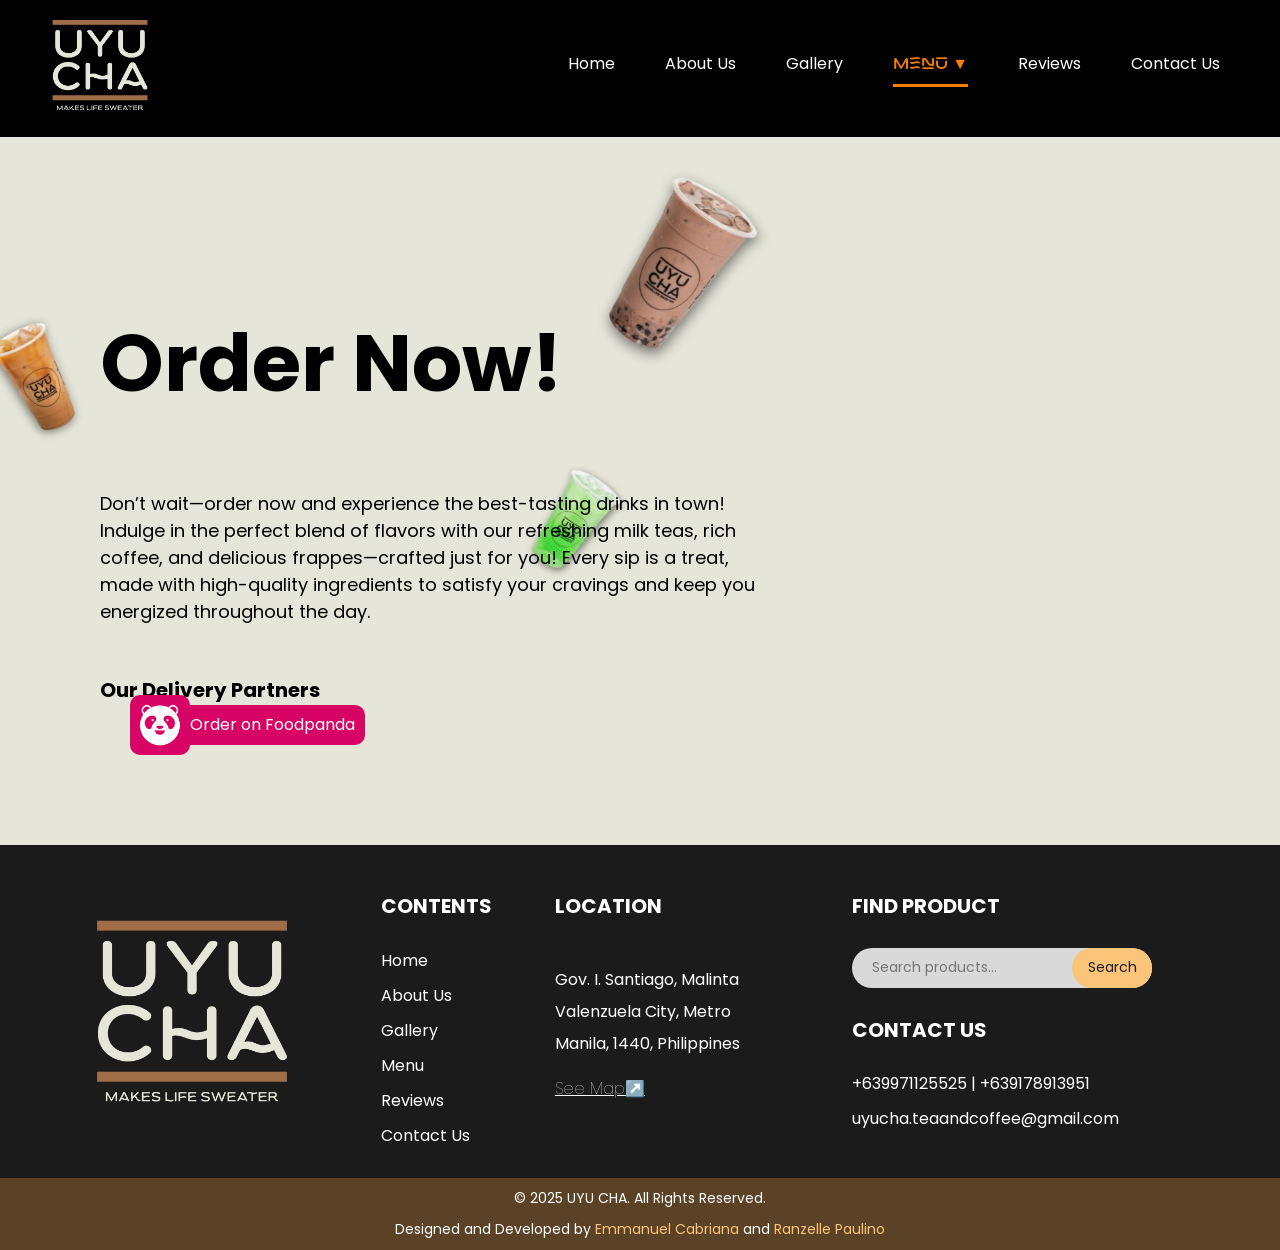
<file: order.html>
<!DOCTYPE html>
<html lang="en">

<head>
    <meta charset="UTF-8">
    <meta name="viewport" content="width=device-width, initial-scale=1.0">
    <title>UYU CHA | Order Now</title>
    <link rel="stylesheet" href="style.css">
    <link rel="icon" href="images/uyu-cha-mainlogo.png" sizes="16x16">
    <script src="script.js" defer></script>
</head>

<body>
    <header class="header">
        <div class="logo">
            <a href="index.html"><img src="./images/uyu-cha-logo.png" alt="UYU CHA logo"></a>
        </div>

        <nav>
            <input type="checkbox" id="menu-toggle" class="menu-checkbox">
            <label for="menu-toggle" class="hamburger">
                <span></span>
                <span></span>
                <span></span>
            </label>

            <nav class="navigation">
                <ul class="nav-links">
                    <li></li>
                    <li><a href="index.html">Home</a></li>
                    <li><a href="about-us.html">About Us</a></li>
                    <li><a href="gallery.html">Gallery</a></li>
                    <li class="dropdown">
                        <input type="checkbox" id="dropdown-toggle" class="dropdown-checkbox">
                        <label for="dropdown-toggle" class="dropdown-toggle active">Menu ▼</label>
                        <ul class="dropdown-menu">
                            <li><a href="milk-tea.html">Milk Tea</a></li>
                            <li><a href="coffee.html">Coffee</a></li>
                            <li><a href="frappe.html">Frappe</a></li>
                            <li><a href="fruity.html">Fruity</a></li>
                            <li><a href="meals.html">Meals</a></li>
                            <li><a href="snacks.html">Snacks</a></li>
                            <li><a href="bread.html">Bread</a></li>
                            <li><a href="premium-coffee.html">Premium Coffee</a></li>
                            <li><a href="order.html" class="active">Order Now</a></li>
                        </ul>
                    </li>
                    <li><a href="reviews.html">Reviews</a></li>
                    <li><a href="contact-us.html">Contact Us</a></li>
                </ul>
            </nav>
        </nav>
    </header>

    <section id="order-now-section">
        <h1>Order Now!</h1>
        <p>
            Don’t wait—order now and experience the best-tasting drinks in
            town! Indulge in the perfect blend of flavors with our refreshing milk
            teas, rich coffee, and delicious frappes—crafted just for you! Every sip
            is a treat, made with high-quality ingredients to satisfy your cravings
            and keep you energized throughout the day.
        </p>

        <h4>Our Delivery Partners</h4>
        <button id="foodpanda-btn" onclick="openFoodpanda()">
            <img src="images/foodpanda.png" alt="foodpanda logo">
            Order on Foodpanda
        </button>
    </section>


    <footer class="footer">
        <div class="top">
            <div class="first-col">
                <img src="./images/uyu-cha-logo.png" alt="UYU CHA logo">
            </div>

            <div class="second-third">
                <div class="second-col">
                    <h4>CONTENTS</h4>
                    <a href="index.html">Home</a>
                    <a href="about-us.html">About Us</a>
                    <a href="gallery.html">Gallery</a>
                    <a href="milk-tea.html">Menu</a>
                    <a href="reviews.html">Reviews</a>
                    <a href="contact-us.html">Contact Us</a>
                </div>

                <div class="third-col">
                    <h4>LOCATION</h4>
                    <p>Gov. I. Santiago, Malinta
                        Valenzuela City,
                        Metro Manila, 1440, Philippines
                    </p>
                    <a href="contact-us.html#map-area" id="see-map">See Map↗️</a>
                </div>
            </div>

            <div class="last-col">
                <div class="footer-search">
                    <h4>FIND PRODUCT</h4>
                    <form id="search-form">
                        <input type="text" id="footer-search" placeholder="Search products..." autocomplete="off">
                        <button type="submit" id="search">Search</button>
                    </form>
                    <ul id="search-results" class="floating-results"></ul>
                </div>
                <div id="contact">
                    <h4>CONTACT US</h4>
                    <p>+639971125525 | +639178913951</p>
                    <p>uyucha.teaandcoffee@gmail.com</p>
                </div>

            </div>
        </div>

        <div id="bottom">
            <h6>&copy; 2025 UYU CHA. All Rights Reserved.</h6>
            <h6>Designed and Developed by <span class="mobile-break"><br></span><a href="https://uyucha.store/ejcabriana" target="_blank" class="yellow">Emmanuel Cabriana </a> and <a href="https://rixellens.com" target="_blank" class="yellow">Ranzelle Paulino</a> </h6>
        </div>
    </footer>
</body>

</html>
</file>
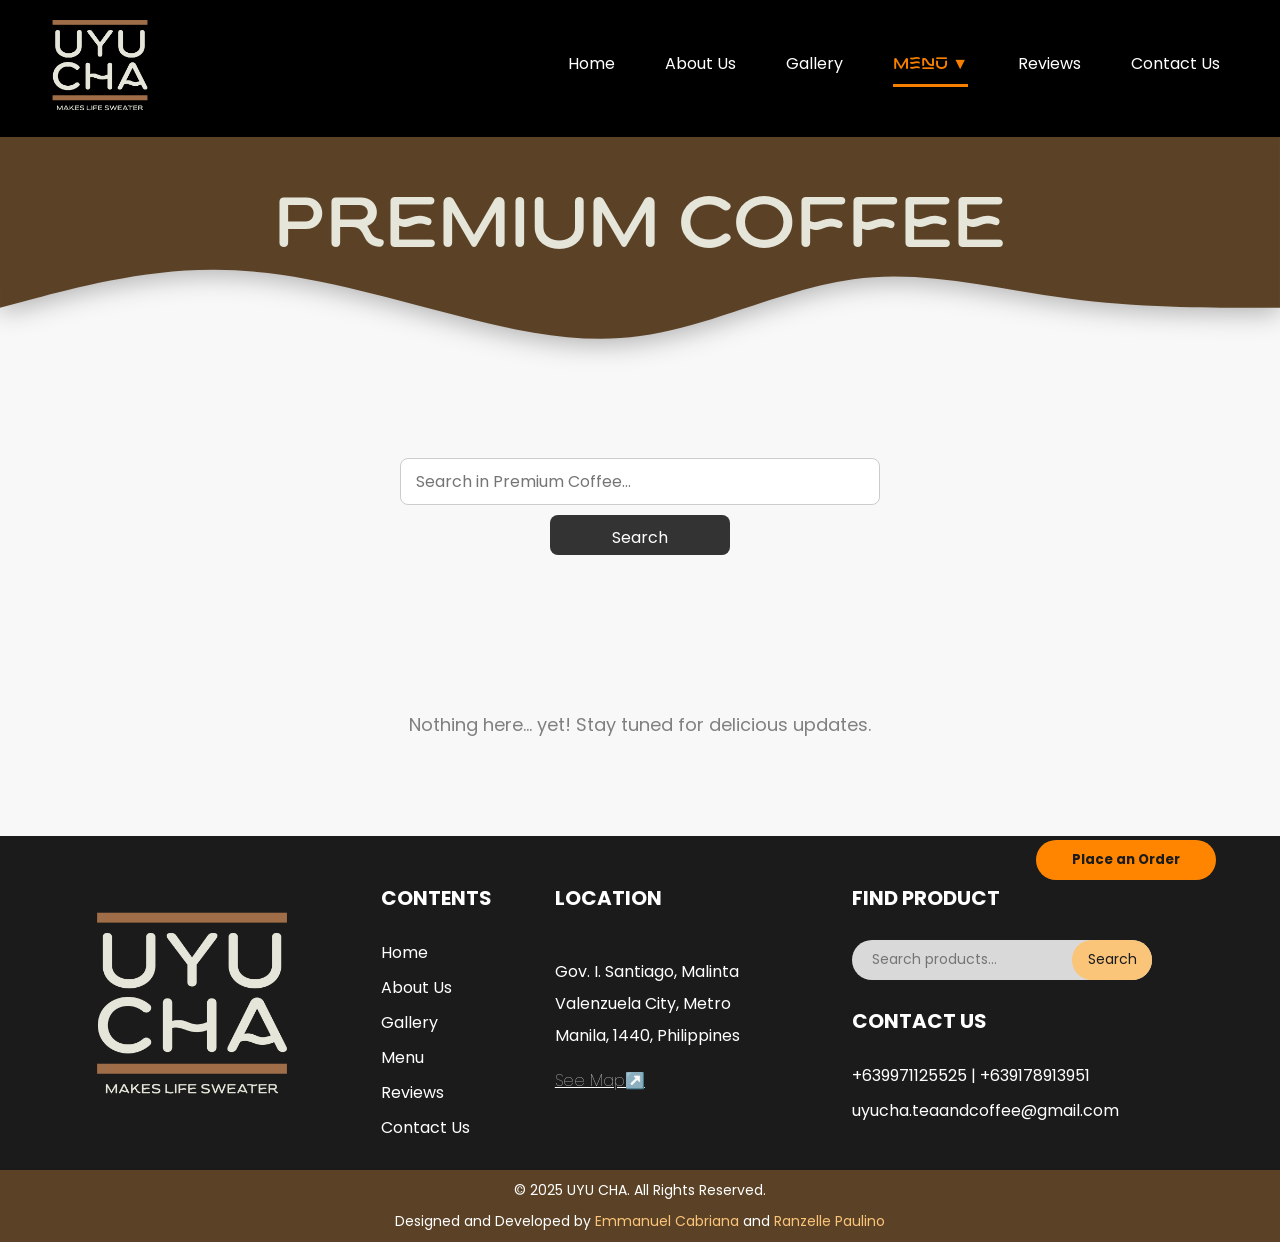
<file: premium-coffee.html>
<!DOCTYPE html>
<html lang="en">

<head>
    <meta charset="UTF-8">
    <meta name="viewport" content="width=device-width, initial-scale=1.0">
    <title>UYU CHA | Premium Coffee Menu</title>
    <link rel="stylesheet" href="style.css">
    <link rel="icon" href="images/uyu-cha-mainlogo.png" sizes="16x16">
</head>

<body>
    <header class="header">
        <div class="logo">
            <a href="index.html"><img src="./images/uyu-cha-logo.png" alt="UYU CHA logo"></a>
        </div>

        <nav>
            <input type="checkbox" id="menu-toggle" class="menu-checkbox">
            <label for="menu-toggle" class="hamburger">
                <span></span>
                <span></span>
                <span></span>
            </label>

            <nav class="navigation">
                <ul class="nav-links">
                    <li></li>
                    <li><a href="index.html">Home</a></li>
                    <li><a href="about-us.html">About Us</a></li>
                    <li><a href="gallery.html">Gallery</a></li>
                    <li class="dropdown">
                        <input type="checkbox" id="dropdown-toggle" class="dropdown-checkbox">
                        <label for="dropdown-toggle" class="dropdown-toggle active">Menu ▼</label>
                        <ul class="dropdown-menu">
                            <li><a href="milk-tea.html">Milk Tea</a></li>
                            <li><a href="coffee.html">Coffee</a></li>
                            <li><a href="frappe.html">Frappe</a></li>
                            <li><a href="fruity.html">Fruity</a></li>
                            <li><a href="meals.html">Meals</a></li>
                            <li><a href="snacks.html">Snacks</a></li>
                            <li><a href="bread.html">Bread</a></li>
                            <li><a href="premium-coffee.html" class="active">Premium Coffee</a></li>
                            <li><a href="order.html">Order Now</a></li>
                        </ul>
                    </li>
                    <li><a href="reviews.html">Reviews</a></li>
                    <li><a href="contact-us.html">Contact Us</a></li>
                </ul>
            </nav>
        </nav>
    </header>
    <div class="upper-design">
        <svg xmlns="http://www.w3.org/2000/svg" viewBox="0 0 1440 320">
            <path fill-opacity="1"
                d="M0,192L40,181.3C80,171,160,149,240,149.3C320,149,400,171,480,192C560,213,640,235,720,224C800,213,880,171,960,160C1040,149,1120,171,1200,181.3C1280,192,1360,192,1400,192L1440,192L1440,0L1400,0C1360,0,1280,0,1200,0C1120,0,1040,0,960,0C880,0,800,0,720,0C640,0,560,0,480,0C400,0,320,0,240,0C160,0,80,0,40,0L0,0Z" />
            <text x="50%" y="30%">PREMIUM COFFEE</text>
        </svg>
    </div>

    <div class="search-bar">
        <input type="text" id="page-search" placeholder="Search in Premium Coffee..." />
        <button id="page-search-btn">Search</button>
    </div>

    <div class="menu-container" id="menu"></div>

    <div class="place-order-btn" id="placeOrderBtn">
        <a href="order.html">
            <button>Place an Order</button>
        </a>
    </div>

    <script src="script.js"></script>


    <footer class="footer">
        <div class="top">
            <div class="first-col">
                <img src="./images/uyu-cha-logo.png" alt="UYU CHA logo">
            </div>

            <div class="second-third">
                <div class="second-col">
                    <h4>CONTENTS</h4>
                    <a href="index.html">Home</a>
                    <a href="about-us.html">About Us</a>
                    <a href="gallery.html">Gallery</a>
                    <a href="milk-tea.html">Menu</a>
                    <a href="reviews.html">Reviews</a>
                    <a href="contact-us.html">Contact Us</a>
                </div>

                <div class="third-col">
                    <h4>LOCATION</h4>
                    <p>Gov. I. Santiago, Malinta
                        Valenzuela City,
                        Metro Manila, 1440, Philippines
                    </p>
                    <a href="contact-us.html#map-area" id="see-map">See Map↗️</a>
                </div>
            </div>

            <div class="last-col">
                <div class="footer-search">
                    <h4>FIND PRODUCT</h4>
                    <form id="search-form">
                        <input type="text" id="footer-search" placeholder="Search products..." autocomplete="off">
                        <button type="submit" id="search">Search</button>
                    </form>
                    <ul id="search-results" class="floating-results"></ul>
                </div>
                <div id="contact">
                    <h4>CONTACT US</h4>
                    <p>+639971125525 | +639178913951</p>
                    <p>uyucha.teaandcoffee@gmail.com</p>
                </div>

            </div>
        </div>

<div id="bottom">
            <h6>&copy; 2025 UYU CHA. All Rights Reserved.</h6>
            <h6>Designed and Developed by <span class="mobile-break"><br></span><a href="https://uyucha.store/ejcabriana" target="_blank" class="yellow">Emmanuel Cabriana </a> and <a href="https://rixellens.com" target="_blank" class="yellow">Ranzelle Paulino</a> </h6>
        </div>
    </footer>
</body>

</html>
</file>
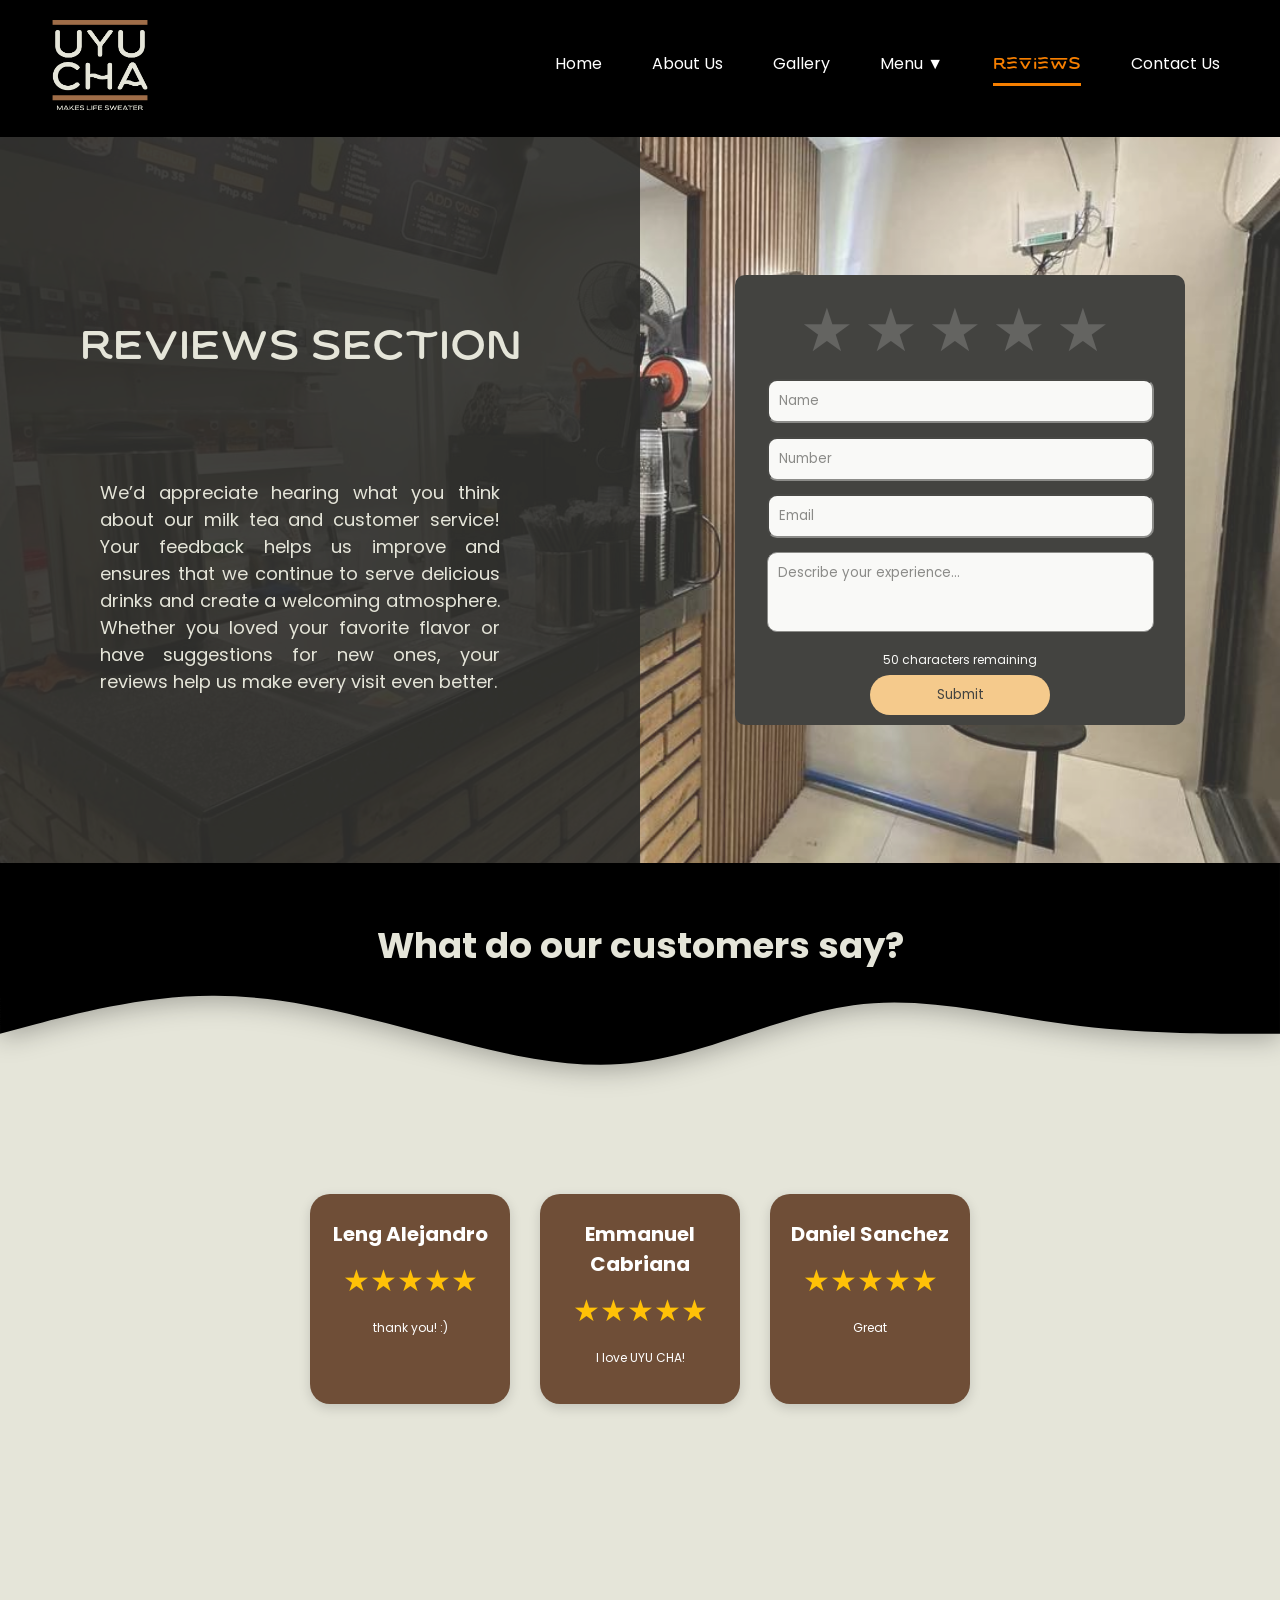
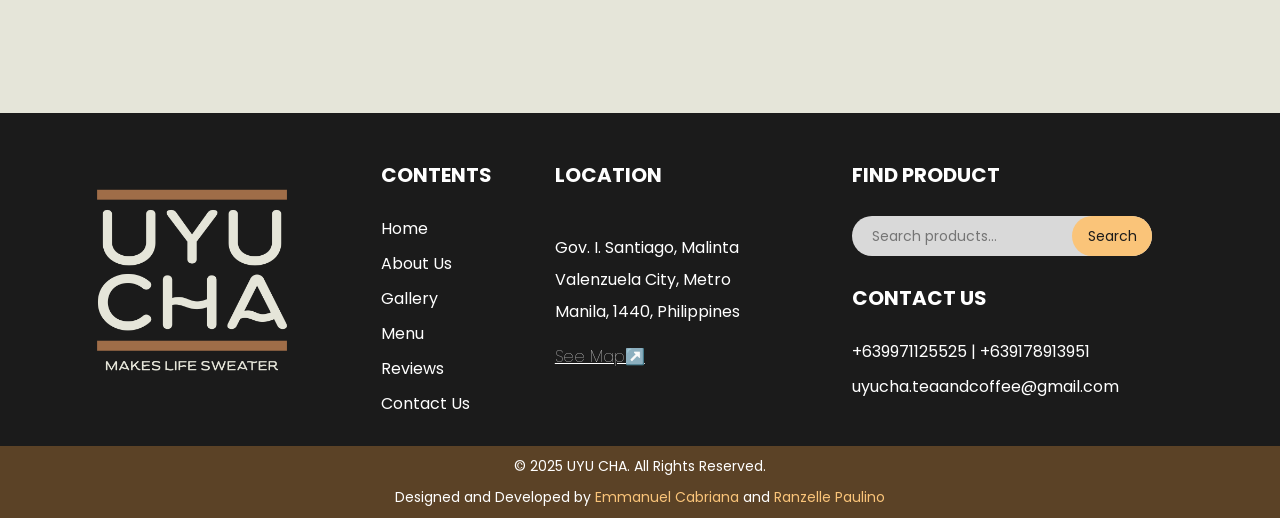
<file: reviews.html>
<!DOCTYPE html>
<html lang="en">

<head>
    <meta charset="UTF-8">
    <meta name="viewport" content="width=device-width, initial-scale=1.0">
    <title>UYU CHA | Reviews</title>
    <link rel="stylesheet" href="style.css">
    <link rel="icon" href="images/uyu-cha-mainlogo.png" sizes="16x16">
</head>

<body>
    <header class="header">
        <div class="logo">
            <a href="index.html"><img src="./images/uyu-cha-logo.png" alt="UYU CHA logo"></a>
        </div>

        <nav>
            <input type="checkbox" id="menu-toggle" class="menu-checkbox">
            <label for="menu-toggle" class="hamburger">
                <span></span>
                <span></span>
                <span></span>
            </label>

            <nav class="navigation">
                <ul class="nav-links">
                    <li></li>
                    <li><a href="index.html">Home</a></li>
                    <li><a href="about-us.html">About Us</a></li>
                    <li><a href="gallery.html">Gallery</a></li>
                    <li class="dropdown">
                        <input type="checkbox" id="dropdown-toggle" class="dropdown-checkbox">
                        <label for="dropdown-toggle" class="dropdown-toggle">Menu ▼</label>
                        <ul class="dropdown-menu">
                            <li><a href="milk-tea.html">Milk Tea</a></li>
                            <li><a href="coffee.html">Coffee</a></li>
                            <li><a href="frappe.html">Frappe</a></li>
                            <li><a href="fruity.html">Fruity</a></li>
                            <li><a href="meals.html">Meals</a></li>
                            <li><a href="snacks.html">Snacks</a></li>
                            <li><a href="bread.html">Bread</a></li>
                            <li><a href="premium-coffee.html">Premium Coffee</a></li>
                            <li><a href="order.html">Order Now</a></li>
                        </ul>
                    </li>
                    <li><a href="reviews.html" class="active">Reviews</a></li>
                    <li><a href="contact-us.html">Contact Us</a></li>
                </ul>
            </nav>
        </nav>
    </header>

    <section id="reviews-section">
        <div class="upper-review">
            <div class="upper-review-left">
                <h3>REVIEWS SECTION</h3>
                <p>
                    We’d appreciate hearing what you think about our milk tea and customer service! Your feedback helps
                    us improve and ensures that we continue to serve delicious drinks and create a welcoming atmosphere.
                    Whether you loved your favorite flavor or have suggestions for new ones, your reviews help us make
                    every visit even better.
                </p>
            </div>

            <div class="upper-review-right">
                <div class="review-container">
                    <div class="container">
                        <form method="post" name="contact-form">
                            <div class="star-widget">
                                <div>
                                    <input type="radio" id="star5" name="rating" value="5">
                                    <label for="star5">&#9733;</label>
                                    <input type="radio" id="star4" name="rating" value="4">
                                    <label for="star4">&#9733;</label>
                                    <input type="radio" id="star3" name="rating" value="3">
                                    <label for="star3">&#9733;</label>
                                    <input type="radio" id="star2" name="rating" value="2">
                                    <label for="star2">&#9733;</label>
                                    <input type="radio" id="star1" name="rating" value="1">
                                    <label for="star1">&#9733;</label>
                                    <div class="container">
                                        <h6></h6>
                                    </div>
                                </div>
                            </div>

                            <input type="text" name="your-name" placeholder="Name" required>
                            <input type="tel" name="your-number" placeholder="Number" required>
                            <input type="email" name="your-email" placeholder="Email" required>
                            <textarea name="message" rows="5" placeholder="Describe your experience..."
                                required></textarea>

                            <div>
                                <span id="count">50</span><span> characters remaining</span>
                            </div>
                            <button type="submit" value="Submit">Submit</button>

                        </form>
                    </div>
                </div>
            </div>
        </div>
        <div class="customer-reviews">
            <svg xmlns="http://www.w3.org/2000/svg" viewBox="0 0 1440 320">
                <path fill-opacity="1"
                    d="M0,192L40,181.3C80,171,160,149,240,149.3C320,149,400,171,480,192C560,213,640,235,720,224C800,213,880,171,960,160C1040,149,1120,171,1200,181.3C1280,192,1360,192,1400,192L1440,192L1440,0L1400,0C1360,0,1280,0,1200,0C1120,0,1040,0,960,0C880,0,800,0,720,0C640,0,560,0,480,0C400,0,320,0,240,0C160,0,80,0,40,0L0,0Z" />
                <text x="50%" y="30%">What do our customers say?</text>
            </svg>

            <div id="comment-section"></div>
        </div>

    </section>

    <!-- <hr> -->

    <footer class="footer">
        <div class="top">
            <div class="first-col">
                <img src="./images/uyu-cha-logo.png" alt="UYU CHA logo">
            </div>

            <div class="second-third">
                <div class="second-col">
                    <h4>CONTENTS</h4>
                    <a href="index.html">Home</a>
                    <a href="about-us.html">About Us</a>
                    <a href="gallery.html">Gallery</a>
                    <a href="milk-tea.html">Menu</a>
                    <a href="reviews.html">Reviews</a>
                    <a href="contact-us.html">Contact Us</a>
                </div>

                <div class="third-col">
                    <h4>LOCATION</h4>
                    <p>Gov. I. Santiago, Malinta
                        Valenzuela City,
                        Metro Manila, 1440, Philippines
                    </p>
                    <a href="contact-us.html#map-area" id="see-map">See Map↗️</a>
                </div>
            </div>

            <div class="last-col">
                <div class="footer-search">
                    <h4>FIND PRODUCT</h4>
                    <form id="search-form">
                        <input type="text" id="footer-search" placeholder="Search products..." autocomplete="off">
                        <button type="submit" id="search">Search</button>
                    </form>
                    <ul id="search-results" class="floating-results"></ul>
                </div>
                <div id="contact">
                    <h4>CONTACT US</h4>
                    <p>+639971125525 | +639178913951</p>
                    <p>uyucha.teaandcoffee@gmail.com</p>
                </div>

            </div>
        </div>

        <div id="bottom">
            <h6>&copy; 2025 UYU CHA. All Rights Reserved.</h6>
            <h6>Designed and Developed by <span class="mobile-break"><br></span><a href="https://uyucha.store/ejcabriana" target="_blank" class="yellow">Emmanuel Cabriana </a> and <a href="https://rixellens.com" target="_blank" class="yellow">Ranzelle Paulino</a> </h6>
        </div>
    </footer>

    <script src="script.js"></script>

</body>

</html>
</file>
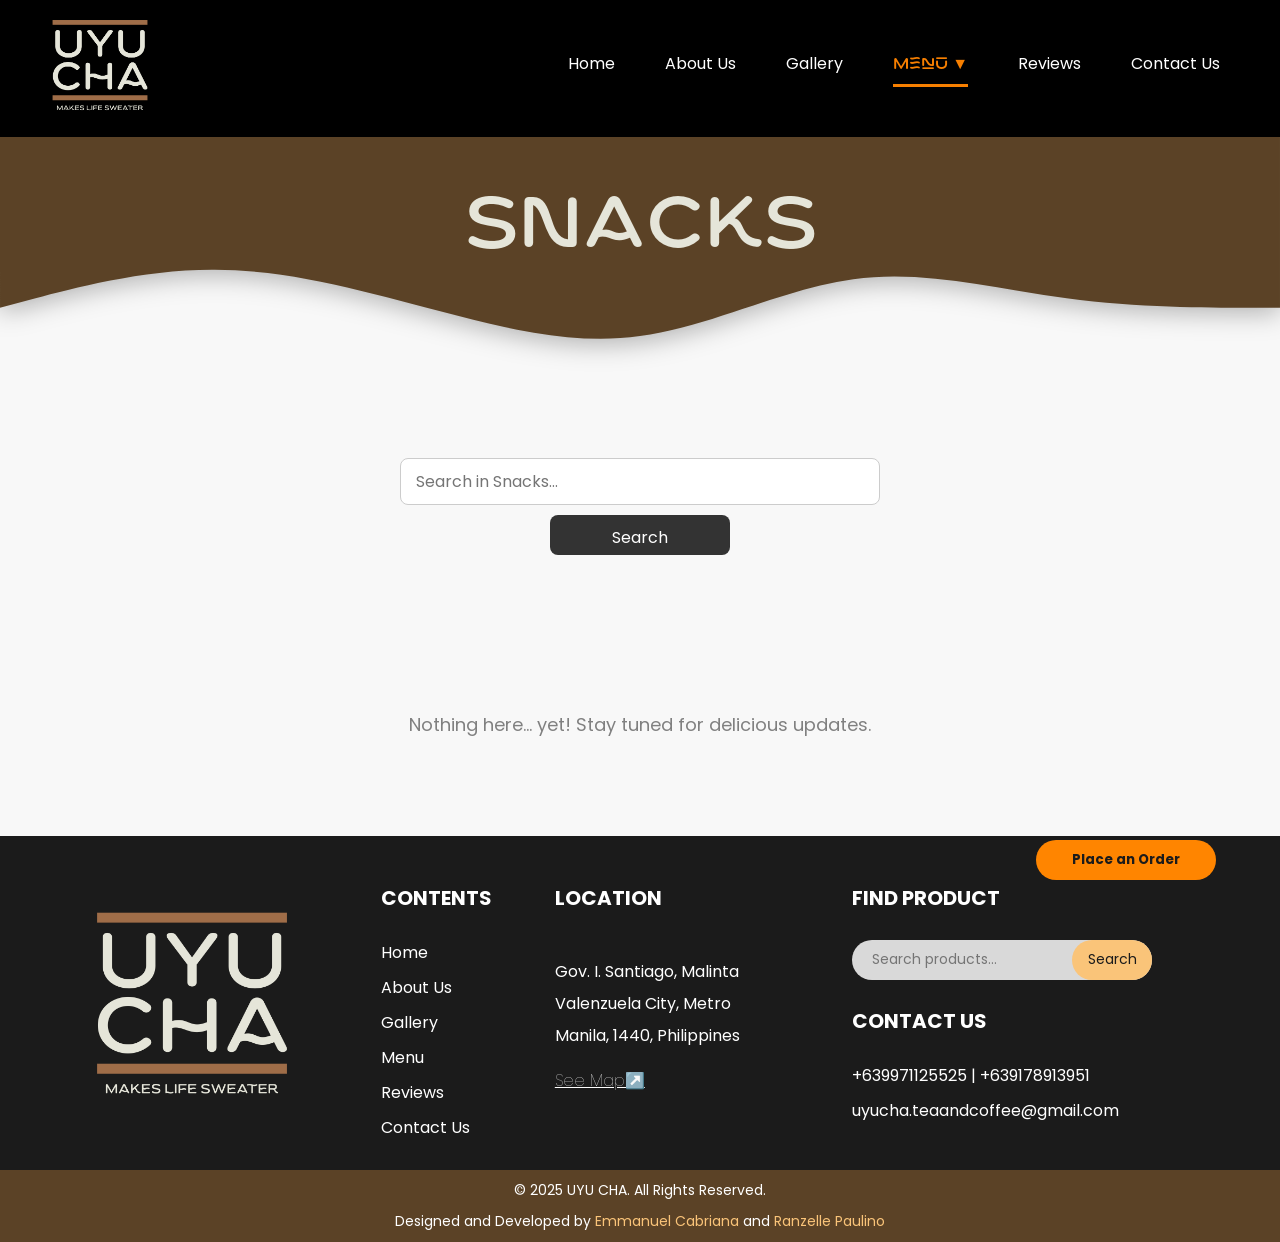
<file: snacks.html>
<!DOCTYPE html>
<html lang="en">

<head>
    <meta charset="UTF-8">
    <meta name="viewport" content="width=device-width, initial-scale=1.0">
    <title>UYU CHA | Snacks Menu</title>
    <link rel="stylesheet" href="style.css">
    <link rel="icon" href="images/uyu-cha-mainlogo.png" sizes="16x16">
</head>

<body>
    <header class="header">
        <div class="logo">
            <a href="index.html"><img src="./images/uyu-cha-logo.png" alt="UYU CHA logo"></a>
        </div>

        <nav>
            <input type="checkbox" id="menu-toggle" class="menu-checkbox">
            <label for="menu-toggle" class="hamburger">
                <span></span>
                <span></span>
                <span></span>
            </label>

            <nav class="navigation">
                <ul class="nav-links">
                    <li></li>
                    <li><a href="index.html">Home</a></li>
                    <li><a href="about-us.html">About Us</a></li>
                    <li><a href="gallery.html">Gallery</a></li>
                    <li class="dropdown">
                        <input type="checkbox" id="dropdown-toggle" class="dropdown-checkbox">
                        <label for="dropdown-toggle" class="dropdown-toggle active">Menu ▼</label>
                        <ul class="dropdown-menu">
                            <li><a href="milk-tea.html">Milk Tea</a></li>
                            <li><a href="coffee.html">Coffee</a></li>
                            <li><a href="frappe.html">Frappe</a></li>
                            <li><a href="fruity.html">Fruity</a></li>
                            <li><a href="meals.html">Meals</a></li>
                            <li><a href="snacks.html" class="active">Snacks</a></li>
                            <li><a href="bread.html">Bread</a></li>
                            <li><a href="premium-coffee.html">Premium Coffee</a></li>
                            <li><a href="order.html">Order Now</a></li>
                        </ul>
                    </li>
                    <li><a href="reviews.html">Reviews</a></li>
                    <li><a href="contact-us.html">Contact Us</a></li>
                </ul>
            </nav>
        </nav>
    </header>
    <div class="upper-design">
        <svg xmlns="http://www.w3.org/2000/svg" viewBox="0 0 1440 320">
            <path fill-opacity="1"
                d="M0,192L40,181.3C80,171,160,149,240,149.3C320,149,400,171,480,192C560,213,640,235,720,224C800,213,880,171,960,160C1040,149,1120,171,1200,181.3C1280,192,1360,192,1400,192L1440,192L1440,0L1400,0C1360,0,1280,0,1200,0C1120,0,1040,0,960,0C880,0,800,0,720,0C640,0,560,0,480,0C400,0,320,0,240,0C160,0,80,0,40,0L0,0Z" />
            <text x="50%" y="30%">SNACKS</text>
        </svg>
    </div>

    <div class="search-bar">
        <input type="text" id="page-search" placeholder="Search in Snacks..." />
        <button id="page-search-btn">Search</button>
    </div>

    <div class="menu-container" id="menu"></div>

    <div class="place-order-btn" id="placeOrderBtn">
        <a href="order.html">
            <button>Place an Order</button>
        </a>
    </div>

    <script src="script.js"></script>


    <footer class="footer">
        <div class="top">
            <div class="first-col">
                <img src="./images/uyu-cha-logo.png" alt="UYU CHA logo">
            </div>

            <div class="second-third">
                <div class="second-col">
                    <h4>CONTENTS</h4>
                    <a href="index.html">Home</a>
                    <a href="about-us.html">About Us</a>
                    <a href="gallery.html">Gallery</a>
                    <a href="milk-tea.html">Menu</a>
                    <a href="reviews.html">Reviews</a>
                    <a href="contact-us.html">Contact Us</a>
                </div>

                <div class="third-col">
                    <h4>LOCATION</h4>
                    <p>Gov. I. Santiago, Malinta
                        Valenzuela City,
                        Metro Manila, 1440, Philippines
                    </p>
                    <a href="contact-us.html#map-area" id="see-map">See Map↗️</a>
                </div>
            </div>

            <div class="last-col">
                <div class="footer-search">
                    <h4>FIND PRODUCT</h4>
                    <form id="search-form">
                        <input type="text" id="footer-search" placeholder="Search products..." autocomplete="off">
                        <button type="submit" id="search">Search</button>
                    </form>
                    <ul id="search-results" class="floating-results"></ul>
                </div>
                <div id="contact">
                    <h4>CONTACT US</h4>
                    <p>+639971125525 | +639178913951</p>
                    <p>uyucha.teaandcoffee@gmail.com</p>
                </div>

            </div>
        </div>

        <div id="bottom">
            <h6>&copy; 2025 UYU CHA. All Rights Reserved.</h6>
            <h6>Designed and Developed by <span class="mobile-break"><br></span><a href="https://uyucha.store/ejcabriana" target="_blank" class="yellow">Emmanuel Cabriana </a> and <a href="https://rixellens.com" target="_blank" class="yellow">Ranzelle Paulino</a> </h6>
        </div>
    </footer>
</body>

</html>
</file>
<file: style.css>
@import url('https://fonts.googleapis.com/css2?family=Poppins:wght@100;200;300;400;500;600&display=swap');

@font-face {
    font-family: 'Klopers';
    src: url('font/Klopersdemo.otf') format('opentype');
    font-weight: 700;
    font-style: normal;
}

* {
    font-family: Poppins;
    text-decoration: none;
    box-sizing: border-box;
}

textarea {
    resize: none;
}

html {
    scroll-behavior: smooth;
}

body {
    text-align: center;
    background-color: #f8f8f8;
    margin: 0;
}

.klopers {
    font-family: 'Klopers', sans-serif;
}

.orange {
    color: #f77f00;
}

.yellow {
    color: #FAC479;
}

p {
    font-size: 18px;
    font-weight: 400;
}

h1 {
    font-size: 80px;
}

h2 {
    font-size: 60px;
    font-weight: 700;
}

h3 {
    font-size: 40px;
}

h4 {
    font-size: 20px;
}

h5 {
    font-size: 18px;
}

h6 {
    font-size: 14px;
}

button {
    height: 40px;
    width: 180px;
    border-radius: 20px;
    border-style: none;
    color: #1b1b1b;
    background-color: #FAC479;
}

button:hover {
    color: #E5E5D9;
    background-color: #5B4226;
}


/*  HEADER   */
.header {
    position: static;
    top: 0;
    padding: 15px 30px 15px 50px;
    background-color: #000000;
    display: flex;
    justify-content: space-between;
    align-items: center;
    z-index: 1000;
}

.header img {
    width: 100px;
    height: auto;
}

.logo {
    margin-right: auto;
}

.navigation {
    padding-right: 30px;
}

.nav-links {
    display: flex;
    list-style: none;
    gap: 50px;
    flex-wrap: nowrap;
    z-index: 1111;
}

.nav-links li {
    position: relative;
}

.nav-links a {
    color: white;
    font-weight: 400;
    border-bottom: 3px solid transparent;
    padding-bottom: 10px;
    transition: 0.3s ease;
    text-decoration: none;
}

.nav-links a.active,
.nav-links a:hover,
.dropdown-toggle:hover,
.dropdown-toggle.active {
    color: #f77f00;
    font-family: Klopers;
    font-weight: 700;
    border-bottom: 3px solid #f77f00;
}

.dropdown-menu {
    display: none;
    position: absolute;
    top: 100%;
    left: 50%;
    transform: translateX(-50%);
    background-color: #1b1b1b;
    list-style: none;
    margin: 0;
    min-width: 150px;
    z-index: 1000;
    padding: 0;
}

.dropdown-menu li a {
    color: #EDEDED;
    font-weight: 400;
    white-space: nowrap;
    display: flex;
    justify-content: center;
    padding: 10px 15px;
    text-decoration: none;
}

.dropdown-menu li a:hover,
.dropdown-menu li a.active {
    background-color: #f77f00;
    color: white;
    font-family: Poppins;
}

.nav-links .dropdown:hover .dropdown-menu {
    display: block;
}

.hamburger {
    display: none;
    flex-direction: column;
    cursor: pointer;
    z-index: 1001;
    width: 30px;
    position: relative;
}

.hamburger span {
    width: 30px;
    height: 3px;
    background: #EDEDED;
    margin: 5px 0;
    transition: 0.3s;
}

.menu-checkbox {
    display: none;
}

.menu-checkbox:checked~.navigation .nav-links {
    display: flex;
}

.menu-checkbox:checked+.hamburger span:nth-child(1) {
    transform: rotate(45deg) translate(5px, 5px);
}

.menu-checkbox:checked+.hamburger span:nth-child(2) {
    opacity: 0;
}

.menu-checkbox:checked+.hamburger span:nth-child(3) {
    transform: rotate(-45deg) translate(5px, -5px);
}

/* DROPDOWN TOGGLE FOR MOBILE */
.dropdown-toggle {
    color: white;
    cursor: pointer;
    display: inline-block;
    text-align: center;
    padding-bottom: 10px;
}

/*   INDEX   */
#index-header {
    background-color: transparent;
}

#index-dm {
    background: rgba(0, 0, 0, 0.8);
}

#index {
    background-image: url(images/uyu-main-1.5.jpg);
    background-size: cover;
    background-position: center;
    background-repeat: no-repeat;
    /* background-attachment: fixed; */
    margin: 0;
    overflow-x: hidden;
}

#index::before {
    content: "";
    position: fixed;
    top: 0;
    left: 0;
    width: 100%;
    height: 100%;
    background: rgba(0, 0, 0, 0.7);
    z-index: -1;
}

#index-section {
    justify-content: center;
    display: flex;
    min-height: 600px;
    align-items: center;
    text-align: left;
    gap: 50px;
    padding-bottom: 20px;
}

#index-content {
    display: flex;
    flex-direction: column;
    gap: 30px;
}

#index-content p,
h2 {
    margin: 0;
    color: white;
}

#index-content p {
    max-width: 60ch;
}

.index-slider-container {
    position: relative;
    width: 25%;
    height: 35%;
    overflow: hidden;
    border-radius: 40px;
    border: 2px solid white;
    filter: drop-shadow(0 10px 15px rgba(0, 0, 0, 0.8));
}

.index-slider {
    display: flex;
    transition: transform 0.5s ease-in-out;
}

.index-slider img {
    width: 100%;
    height: 100%;
    border-radius: 10px;
    object-fit: cover;
}

.index-dots-container {
    position: absolute;
    bottom: 10px;
    left: 50%;
    transform: translateX(-50%);
    display: flex;
    justify-content: center;
    width: 100%;
}

.index-dot {
    width: 12px;
    height: 12px;
    background-color: white;
    border-radius: 50%;
    margin: 0 5px;
    cursor: pointer;
    transition: background-color 0.3s ease;
}

.index-dot.active {
    background-color: #333;
}

.index-dot:hover {
    background-color: #555;
}

.mobile-break,
.dropdown-checkbox {
    display: none;
}

.dropdown-checkbox:checked+.dropdown-toggle+.dropdown-menu {
    display: block;
}

.nav-links a.active,
.nav-links a:hover {
    color: #f77f00;
    font-family: Klopers;
    font-weight: 700;
    border-bottom: 3px solid #f77f00;
}

.dropdown-toggle {
    color: white !important;
    font-weight: 400 !important;
    border-bottom: none !important;
    width: 100%;
}

.dropdown-toggle:hover,
.dropdown-toggle.active {
    color: #f77f00 !important;
    font-family: Klopers !important;
    font-weight: 700 !important;
    border-bottom: 3px solid #f77f00 !important;
}


@media (hover: hover) {
    .dropdown:hover .dropdown-menu {
        display: block;
    }

    .dropdown-checkbox:checked+.dropdown-toggle+.dropdown-menu {
        display: none;
    }
}


/* MEDIA QUERY FOR HEADER */
@media (min-width: 0px) and (max-width: 1024px) {
    .header {
        padding: 15px 10px 15px 20px;
        flex-wrap: wrap;
    }

    .header img {
        height: 80px;
        width: auto;
    }

    .hamburger {
        display: flex;
        margin-left: 0;
        z-index: 11111111;
    }

    .nav-links {
        display: none;
        flex-direction: column;
        position: absolute;
        right: 0;
        top: 0;
        margin: 0;
        gap: 10px;
        width: 80%;
        max-width: 300px;
        background: black;
        padding: 30px 0 0 0;
        border-radius: 10px 0 0 10px;
        box-shadow: -4px 0 6px rgba(0, 0, 0, 0.2);
        padding-top: 50px;
    }

    .nav-links li {
        text-align: center;
        margin: 10px 0;
    }

    .nav-links a {
        font-size: 20px;
        padding: 10px;
        display: block;
    }

    .nav-links .dropdown {
        position: static;
    }

    .nav-links .dropdown-menu {
        display: none;
        position: static;
        transform: none;
        background: none;
        padding: 0;
        margin: 0;
        flex-direction: column;
        box-shadow: none;
    }

    .nav-links .dropdown-checkbox:checked+.dropdown-label+.dropdown-menu {
        display: flex;
        color: white;
    }


    .dropdown-menu li a {
        font-size: 18px;
        color: white;
        padding: 8px 15px;
        justify-content: center;
    }

    .dropdown-toggle {
        font-size: 20px;
    }
}

/* MEDIA QUERY FOR INDEX */
@media (min-width: 361px) and (max-width: 1024px) {
    #index-section {
        padding-top: 20px;
        flex-direction: column;
        gap: 0px;
    }

    .index-slider-container {
        width: 70%;
        max-width: 350px;
        height: 35%;
    }

    #index-content {
        text-align: center;
        padding: 40px;
        align-items: center;
    }

    .mobile-break {
        display: inline;
    }
}

@media (max-width: 360px) {
    #index-section {
        padding-top: 20px;
        flex-direction: column;
        gap: 0px;
    }

    .index-slider-container {
        width: 70%;
        height: 35%;
    }

    #index-content {
        text-align: center;
        padding: 40px;
        align-items: center;
    }

    #index-content h2 {
        font-size: 55px;
    }

    #index-content p {
        font-size: 16px;
        max-width: 30ch;
    }

    .index-dot {
        width: 10px;
        height: 10px;
    }

    .mobile-break {
        display: inline;
    }
}




/*  ABOUT US  */
#about-us-section {
    min-height: 100vh;
    background-color: #E5E5D9;
}

.upper-about {
    display: flex;
    min-height: 100px;
    background-image: url(images/uyu-no-1.jpg);
    background-position: center;
    background-size: cover;
}

.upper-about1 {
    display: none;
    min-height: 100px;
}

.upper-about-left {
    width: 50%;
}

.upper-about-left img {
    width: 100%;
    height: 100%;
    display: none;
}


.upper-about-right {
    display: flex;
    flex-direction: column;
    background-color: rgba(0, 0, 0, 0.90);
    justify-content: center;
    align-items: center;
    width: 50%;
    text-align: left;
    min-height: 250px;
    overflow-wrap: break-word;
    box-sizing: border-box;
    padding: 20px;
}

.upper-about-right p {
    color: #E5E5D9;
    width: 100%;
    max-width: 50ch;
    font-weight: 400;
    text-align: justify;
    overflow-wrap: break-word;
}

.upper-about-right h1 {
    color: #E5E5D9;
    font-family: Klopers, sans-serif;
}

.upper-about-right strong {
    color: #ff8500;
}

.vision-mission {
    display: flex;
    min-height: 400px;
    padding: 100px 0;
}

.mission,
.vision {
    display: flex;
    flex-direction: column;
    align-items: center;
    width: 50%;
}

.mission p,
.vision p {
    justify-self: center;
    max-width: 50ch;
    padding: 0 20px;
    text-align: justify;
}

.divider {
    border: 2px solid;
    min-height: 6vh;
}

.slider-container {
    background-color: #5B4226;
    padding: 40px;
    display: flex;
    justify-content: center;
    align-items: center;
    overflow: hidden;
    max-width: 100%;
    margin: auto;
}

.arrow {
    display: flex;
    background: #fff;
    border-radius: 50%;
    align-items: center;
    justify-content: center;
    cursor: pointer;
    font-size: 60px;
    z-index: 2;
    width: 60px;
    height: 60px;
    transition: 0.5s ease;
}

.arrow:hover {
    background-color: #aaaaaa;
    color: white;
}

.slider {
    width: 60%;
    display: flex;
    justify-content: center;
    transition: transform 0.5s ease-in-out;
}

.slide {
    min-width: 250px;
    margin: 0 10px;
    opacity: 0.4;
    transform: scale(0.9);
    transition: all 0.5s;
    filter: blur(4px);
}

.slide.active {
    filter: none;
    opacity: 1;
    transform: scale(1.1);
}

.slide img {
    width: 100%;
    height: auto;
    border-radius: 10px;
}

.makes-different {
    min-height: 200%;
}

.different-text {
    display: flex;
    justify-content: center;
    align-items: center;
    background-color: #1b1b1b;
    height: 15rem;
    margin-top: 90px;
    padding: 20px 0px;
}

.different-text h1 {
    display: flex;
    margin: 0px;
    padding: 40px 30px;
    text-align: center;
    color: #fff;
    font-family: Klopers, sans-serif;
}

.different-logos {
    display: flex;
    flex-wrap: wrap;
    justify-content: center;
    gap: 60px;
    padding: 70px 20px;
    box-sizing: border-box;
    width: 100%;
    filter: drop-shadow(0 5px 15px rgba(0, 0, 0, 0.3));
}

.different-logos img {
    width: 50%;
    max-width: 200px;
    height: auto;
}

.upper-about-left1 {
    display: none;
}

@media (min-width: 769px) and (max-width: 1024px) {
    .upper-about {
        display: none;
    }

    .upper-about1 {
        display: flex;
        flex-direction: column-reverse;
        width: 100%;
    }

    .upper-about-right {
        width: 100%;
        word-wrap: break-word;
        padding: 50px 0px;
        box-sizing: border-box;
        min-height: 100px;
    }

    .upper-about-right h1 {
        margin: 0 auto;
        padding-bottom: 40px;
    }

    .upper-about-left {
        display: none;
    }

    .upper-about-left1 {
        display: flex;
        max-height: 400px;
    }

    .upper-about-left1 img {
        width: 100%;
        height: 400px;
        object-fit: cover;
        display: block;
    }

    .vision-mission {
        display: flex;
        flex-direction: column;
        min-height: 400px;
        padding: 30px 0;
        align-items: center;
        width: 100%;
    }

    .mission,
    .vision {
        width: 100%;
        padding: 0px;
    }

    .mission h1,
    .vision h1 {
        margin: 0;
    }

    .divider {
        border: 2px solid;
        min-height: 2px;
        width: 70%;
        background-color: #000000;
        margin: 20px 0;
    }

    .different-text {
        height: fit-content;
        padding: 20px 0;
        width: 100%;
        justify-content: center;
        text-align: center;
    }

    .different-text h1 {
        width: 100%;
        margin: 0;
        padding: 20px;
        word-break: break-word;
        overflow-wrap: break-word;
        justify-content: center;
    }

    .different-logos {
        display: flex;
        flex-wrap: wrap;
        justify-content: center;
        gap: 60px;
        padding: 70px 20px;
        box-sizing: border-box;
        width: 100%;
    }

    .upper-about-right p,
    .mission p,
    .vision p {
        max-width: 70%;
        padding: 0 15px;
        margin: 0 auto;
        box-sizing: border-box;
        text-align: justify;
    }

}

@media (min-width: 0) and (max-width: 768px) {
    .upper-about {
        display: none;
    }

    .upper-about1 {
        display: flex;
        flex-direction: column-reverse;
    }

    .upper-about-right {
        width: 100%;
        padding: 30px 15px;
        box-sizing: border-box;
    }

    .upper-about-left {
        display: none;
    }

    .upper-about-left1 {
        display: flex;
        justify-content: center;
        width: 100%;
    }

    .upper-about-left1 img {
        width: 100%;
        height: auto;
        display: block;
    }

    .vision-mission {
        display: flex;
        flex-direction: column;
        min-height: 400px;
        padding: 30px 0;
        align-items: center;
        text-align: center;
    }

    .mission {
        margin-bottom: 30px;
    }

    .mission,
    .vision {
        width: 100%;
        padding: 0;
    }

    h1 {
        font-size: 36px;
        align-self: center;
        text-align: center;
        margin: 0 0 20px;
    }

    .divider {
        border: none;
        min-height: 2px;
        width: 80%;
        background-color: #000000;
        margin: 20px auto;
    }

    .different-text {
        height: fit-content;
        padding: 20px 0;
        width: 100%;
        align-items: center;
        display: flex;
        flex-direction: column;
    }

    .different-text h1 {
        font-size: 36px;
        margin: 0;
        padding: 0 20px;
        word-break: break-word;
        overflow-wrap: break-word;
    }

    .different-logos {
        display: flex;
        flex-direction: column;
        padding: 40px 0;
        gap: 30px;
        align-items: center;
        width: 100%;
    }

    .upper-about-right p,
    .mission p,
    .vision p {
        max-width: 90%;
        padding: 0 10px;
        margin: 0 auto;
        box-sizing: border-box;
        text-align: justify;
    }
}


/*  GALLERY  */
.gallery-section {
    display: flex;
    flex-direction: column;
    min-height: 100vh;
    justify-content: center;
    flex-wrap: wrap;
    align-items: center;
    padding-bottom: 50px;
}

.gallery-section h2 {
    color: black;
    margin: 0px;
}

.gallery-section h4 {
    margin: 0px;
    font-weight: 400;
    text-align: center;
}

.iframe-div {
    display: flex;
    justify-content: center;
    align-items: center;
    width: 80%;
    height: 500px;
    border: 2px solid;
    margin: 25px;
    border-radius: 10px;
}

iframe {
    aspect-ratio: 16 / 9;
}

iframe {
    aspect-ratio: 16 / 9;
}

.video-container {
    max-width: 80%;
    width: 80%;
    padding: 40px 0;
}

.video-container video {
    width: 100%;
    height: 100%;
    border-radius: 10px;
    object-fit: cover;
}

.video-container iframe {
    top: 0;
    left: 0;
    width: 100%;
    height: 100%;
    border-radius: 10px;
    box-shadow: 0px 4px 8px rgba(0, 0, 0, 0.2);
}

.gallery-section hr {
    border: 2px solid black;
    border-radius: 3px;
    background-color: black;
    width: 80%;
    height: 3px;
}

.img-gallery {
    column-count: 3;
    column-gap: 10px;
    max-width: 1200px;
    margin: 25px auto;
}

.gallery-svg svg path {
    position: relative;
    fill: #FAC479;
    filter: drop-shadow(0 5px 15px rgba(0, 0, 0, 0.3));
}

.gallery-svg text {
    position: absolute;
    font-size: 80px;
    font-family: Klopers;
    fill: black;
    text-anchor: middle;
    dominant-baseline: middle;
}

.gallery-item {
    display: inline-block;
    position: relative;
    break-inside: avoid;
    width: 90%;
    margin-bottom: 20px;
    border-radius: 10px;
    overflow: hidden;
    box-shadow: 0 4px 10px rgba(0, 0, 0, 0.1);
    background: #fff;
    text-align: left;
    transition: transform 0.3s ease;
}

.gallery-item img {
    opacity: 0.5;
    width: 100%;
    display: block;
    height: auto;
    transition: transform 0.3s ease;
}

.gallery-item:hover img {
    opacity: 1;
    transform: scale(1.05);
}

.label-overlay {
    position: absolute;
    bottom: 0;
    left: 0;
    right: 0;
    padding: 15px;
    background: linear-gradient(to top, rgba(0, 0, 0, 0.7), transparent);
    color: #fff;
    opacity: 0;
    transition: opacity 0.3s ease;
}

.gallery-item:hover .label-overlay {
    opacity: 1;
}

.outlined-text {
    color: white;
    text-shadow:
        -1px -1px 0 black,
        1px -1px 0 black,
        -1px 1px 0 black,
        1px 1px 0 black;
    -webkit-text-stroke: 1px black;
}

@media (min-width:769px) and (max-width: 1024px) {
    .img-gallery {
        column-count: 2;
        column-gap: 0px;
        padding: 0 15px;
    }

    .gallery-item {
        width: 80%;
    }

    .gallery-item img {
        opacity: 1;
    }

    .gallery-item:hover img {
        opacity: 1;
    }

    .label-overlay {
        opacity: 1;
    }

    .outlined-text {
        color: white;
        text-shadow:
            -0.5px -0.5px 0 black,
            0.5px -0.5px 0 black,
            -0.5px 0.5px 0 black,
            0.5px 0.5px 0 black;
        -webkit-text-stroke: 0.5px black;
    }

    .iframe-div {
        width: 95%;
        height: 300px;
    }

    .gallery-section hr {
        width: 90%;
    }

    .gallery-item {
        margin-bottom: 15px;
    }

    .label-overlay {
        padding: 10px;
        font-size: 14px;
    }

    .gallery-svg text {
        font-size: 64px;
    }
}

@media (min-width:481px) and (max-width: 768px) {
    .img-gallery {
        text-align: center;
        column-count: 1;
        column-gap: 0px;
        padding: 0 15px;
    }

    .gallery-item {
        width: 80%;
    }

    .gallery-item img {
        opacity: 1;
    }

    .gallery-item:hover img {
        opacity: 1;
    }

    .label-overlay {
        opacity: 1;
    }

    .outlined-text {
        color: white;
        text-shadow:
            -0.5px -0.5px 0 black,
            0.5px -0.5px 0 black,
            -0.5px 0.5px 0 black,
            0.5px 0.5px 0 black;
        -webkit-text-stroke: 0.5px black;
    }

    .iframe-div {
        width: 95%;
        height: 300px;
    }

    .gallery-section h2 {
        font-size: 40px;
        text-align: center;
    }

    .gallery-section h4 {
        font-size: 18px;
        text-align: center;
    }

    .gallery-section hr {
        width: 90%;
    }

    .gallery-item {
        margin-bottom: 15px;
    }

    .label-overlay {
        padding: 10px;
        font-size: 14px;
    }

    .gallery-svg text {
        font-size: 64px;
    }
}

@media (min-width:361px) and (max-width: 480px) {
    .img-gallery {
        text-align: center;
        column-count: 1;
        column-gap: 0px;
        padding: 0 15px;
    }

    .gallery-item {
        width: 80%;
    }

    .gallery-item img {
        opacity: 1;
    }

    .gallery-item:hover img {
        opacity: 1;
    }

    .label-overlay {
        opacity: 1;
    }

    .outlined-text {
        color: white;
        text-shadow:
            -0.5px -0.5px 0 black,
            0.5px -0.5px 0 black,
            -0.5px 0.5px 0 black,
            0.5px 0.5px 0 black;
        -webkit-text-stroke: 0.5px black;
    }

    .iframe-div {
        width: 95%;
        height: 300px;
    }

    .gallery-section h2 {
        font-size: 30px;
        text-align: center;
    }

    .gallery-section h4 {
        font-size: 14px;
        text-align: center;
    }

    .gallery-section hr {
        width: 90%;
    }

    .gallery-item {
        margin-bottom: 15px;
    }

    .label-overlay {
        padding: 10px;
        font-size: 14px;
    }

    .gallery-svg text {
        font-size: 64px;
    }
}

@media (max-width: 360px) {
    .img-gallery {
        column-count: 1;
        column-gap: 10px;
        padding: 0 15px;
    }

    .gallery-item {
        width: 80%;
    }

    .gallery-item img {
        opacity: 1;
    }

    .gallery-item:hover img {
        opacity: 1;
    }

    .label-overlay {
        opacity: 1;
    }

    .outlined-text {
        color: white;
        text-shadow:
            -0.5px -0.5px 0 black,
            0.5px -0.5px 0 black,
            -0.5px 0.5px 0 black,
            0.5px 0.5px 0 black;
        -webkit-text-stroke: 0.5px black;
    }

    .iframe-div {
        width: 95%;
        height: 300px;
    }

    .gallery-section h2 {
        font-size: 30px;
        text-align: center;
    }

    .gallery-section h4 {
        font-size: 14px;
        text-align: center;
    }

    .gallery-section hr {
        width: 90%;
    }

    .gallery-item {
        margin-bottom: 15px;
    }

    .label-overlay {
        padding: 10px;
        font-size: 14px;
    }

    .gallery-svg text {
        font-size: 50px;
    }
}

/*  MENU  */
.search-bar {
    display: flex;
    align-items: center;
    justify-content: center;
    margin: 20px auto;
    max-width: 500px;
    padding: 10px;
    gap: 10px;
    flex-wrap: wrap;
}

.search-bar input[type="text"] {
    flex: 1 1 auto;
    padding: 10px 15px;
    font-size: 16px;
    border: 1px solid #ccc;
    border-radius: 8px;
    outline: none;
    transition: border-color 0.3s ease;
    min-width: 0;
}

.search-bar input[type="text"]:focus {
    border-color: #1b1b1b;
}

.search-bar button {
    padding: 10px 20px;
    background-color: #333;
    color: #fff;
    border: none;
    border-radius: 8px;
    font-size: 16px;
    cursor: pointer;
    transition: background-color 0.3s ease;
    flex-shrink: 0;
}

.search-bar button:hover {
    background-color: #1b1b1b;
}

.upper-design {
    text-align: center;
}

.upper-design svg path,
.customer-reviews svg path {
    position: relative;
    fill: #5b4226;
    filter: drop-shadow(0 5px 15px rgba(0, 0, 0, 0.3));
}

.upper-design text,
.customer-reviews text {
    position: absolute;
    font-size: 80px;
    font-family: Klopers;
    fill: #E5E5D9;
    text-anchor: middle;
    dominant-baseline: middle;
}

.svg-container {
    width: 100%;
    height: 100px;
}

.menu-container {
    display: flex;
    flex-wrap: wrap;
    justify-content: center;
    gap: 40px;
    padding: 20px;
    padding-top: 0;
    padding-bottom: 80px;
}

.place-order-btn {
    position: fixed;
    bottom: 20px;
    display: flex;
    flex-direction: row-reverse;
    z-index: 1000;
    width: 95%;
}

.place-order-btn button {
    background-color: #ff8500;
    transition: 0.3s ease;
    font-weight: 700;
}

.place-order-btn button:hover {
    background-color: #FAC479;
    color: black;
    transform: scale(1.2);
    cursor: pointer;
    border: 1px solid;
}

.place-order-btn.hidden {
    opacity: 0;
    pointer-events: none;
}


.item {
    background: #FAC479;
    height: 310px;
    width: 200px;
    border: 1px solid #ddd;
    padding: 15px;
    border-radius: 10px;
    box-shadow: 2px 2px 10px rgba(0, 0, 0, 0.1);
    transition: transform 0.3s;
    transition: 0.3s ease-in-out;
    align-items: center;
    align-content: center;
    justify-content: center;
    justify-items: center;
    gap: 10px;
    display: flex;
    flex-direction: column;
}

.item:hover {
    transform: scale(1.05);
    transition: 0.3s ease-in-out;
    background-color: #1b1b1b;
}

.item img {
    width: 90%;
    height: auto;
    border-radius: 10px;
    opacity: 0.7;
    transition: 0.3s ease;
}

.item h4 {
    font-size: 20px;
    margin: 0;
    display: none;
}

.item h5 {
    display: none;
    font-size: 12px;
    margin: 0;
}

.item p {
    font-size: 10px;
    display: none;
    text-align: center;
    margin: 0;
}

.item:hover p,
.item:hover h4,
.item:hover img,
.item:hover h5 {
    opacity: 1;
    color: white;
    display: block;
}





#order-now-section {
    min-height: 40vh;
    text-align: left;
    padding: 100px;
    background-image: url(images/order-now.jpg);
    background-position: center;
    background-size: cover;
}

#order-now-section h4 {
    text-align: left;
    margin: 50px 0 0 0;
}

#order-now-section p {
    max-width: 60ch;
}

#foodpanda-btn {
    display: flex;
    background-color: #d70365;
    color: white;
    min-height: max-content;
    border: none;
    border-radius: 10px;
    font-size: 16px;
    cursor: pointer;
    min-width: max-content;
    padding: 5px 10px 5px 0;
    text-align: center;
    align-content: center;
    align-items: center;
    margin-left: 30px;
}

#foodpanda-btn img {
    height: 60px;
    width: auto;
    border-radius: 10px;
}


@media (max-width: 360px) {
    #order-now-section {
        padding: 40px 20px;
        text-align: center;
    }

    #order-now-section h4 {
        margin-top: 30px;
        font-size: 18px;
    }

    #order-now-section p {
        max-width: 100%;
        font-size: 14px;
    }

    #foodpanda-btn {
        margin: 20px auto 0 auto;
        flex-direction: column;
        padding: 10px;
        font-size: 14px;
    }

    #foodpanda-btn img {
        height: 40px;
        margin-bottom: 10px;
    }
}


@media (min-width: 361px) and (max-width: 480px) {
    #order-now-section {
        padding: 50px 25px;
        text-align: center;
    }

    #order-now-section h4 {
        font-size: 20px;
    }

    #order-now-section p {
        max-width: 100%;
        font-size: 15px;
    }

    #foodpanda-btn {
        margin: 20px auto;
        flex-direction: column;
        align-items: center;
        padding: 10px;
    }

    #foodpanda-btn img {
        height: 45px;
        margin-bottom: 8px;
    }
}


@media (min-width: 481px) and (max-width: 768px) {
    #order-now-section {
        padding: 60px 40px;
    }

    #order-now-section h4 {
        font-size: 24px;
    }

    #order-now-section p {
        max-width: 90%;
        font-size: 16px;
    }

    #foodpanda-btn {
        margin-left: 0;
        margin-top: 20px;
        font-size: 15px;
    }

    #foodpanda-btn img {
        height: 50px;
    }
}


@media (min-width: 769px) and (max-width: 1024px) {
    #order-now-section {
        padding: 80px 60px;
    }

    #order-now-section h4 {
        font-size: 26px;
    }

    #order-now-section p {
        font-size: 17px;
        max-width: 80%;
    }

    #foodpanda-btn {
        margin-left: 20px;
        font-size: 16px;
    }

    #foodpanda-btn img {
        height: 55px;
    }
}




@media (min-width: 0px) and (max-width: 1024px) {
    .item {
        background-color: #1b1b1b;
    }

    .item h4 {
        display: flex;
    }

    .item p {
        font-size: 10px;
        display: flex;
        text-align: center;
    }

    .item p,
    .item h4,
    .item img,
    .item h5 {
        opacity: 1;
        color: white;
        display: block;
    }

}


/*  REVIEWS   */
#reviews-section {
    min-height: 80vh;
    background-color: #E5E5D9;
    width: 100%;
    padding-bottom: 50px;
}

/* Upper Review Section Styling */
.upper-review {
    display: flex;
    min-height: 600px;
    background-image: url(images/uyu-no-2.jpg);
    opacity: 0.8;
    background-position: center;
    background-size: cover;
}

.upper-review-left {
    display: flex;
    flex-direction: column;
    padding: 150px 80px;
    background-color: rgba(0, 0, 0, 0.90);
    width: 50%;
    gap: 50px;
    text-align: left;
}

.upper-review-left h3 {
    color: #E5E5D9;
    font-family: Klopers, sans-serif;
}

.upper-review-left p {
    color: #E5E5D9;
    padding-left: 10px;
    padding: 0 20px;
    width: 40ch;
    font-weight: 400;
    text-align: justify;

}

.upper-review-right {
    display: flex;
    align-items: center;
    justify-content: center;
    flex-direction: column;
    width: 50%;
    word-wrap: break-word;
}

.upper-review-left,
.upper-review-right {
    width: 50%;
    box-sizing: border-box;
}

.customer-reviews {
    min-height: 800px;
}

.customer-reviews svg path {
    fill: #000000;
}

.customer-reviews text {
    font-size: 40px;
    font-weight: 700;
    font-family: Poppins;
}


/* Form Styling */
.container form {
    display: flex;
    flex-direction: column;
    align-items: center;
    width: 450px;
    min-height: 450px;
    padding: 10px;
    border-radius: 10px;
    background-color: #1b1b1b;
    justify-content: space-between;
}

.container input {
    width: 90%;
    padding: 10px;
    margin-bottom: 10px;
    border-radius: 10px;
}

.container textarea {
    width: 90%;
    height: 80px;
    padding: 10px;
    resize: none;
    border-radius: 10px;
    margin-bottom: 10px;
}

.container span {
    font-size: 12px;
    color: white;
}

/* Star Rating Widget */
.star-widget {
    display: flex;
    flex-direction: row-reverse;
    text-align: center;
}

.star-widget label {
    font-size: 60px;
    color: #444;
    padding-right: 10px;
    float: right;
    transition: all 0.2s ease;
}

.star-widget input {
    display: none;
}

.container h6::before {
    content: "";
    color: #FF8500;
}

.container h6 {
    margin-bottom: 10px;
    font-size: 16px;
    padding-bottom: 15px;

}

#star1:checked~.container h6::before {
    content: "I just hate it";
}

#star2:checked~.container h6::before {
    content: "I don't like it";
}

#star3:checked~.container h6::before {
    content: "It's awesome";
}

#star4:checked~.container h6::before {
    content: "I just like it";
}

#star5:checked~.container h6::before {
    content: "I just love it";
}

input:not(:checked)~label:hover,
input:not(:checked)~label:hover~label {
    color: #fd4;
}

input:checked~label {
    color: #fd4;
}

input#star5:checked~label {
    color: #fe7;
    text-shadow: 0 0 20px #952;
}


/* Reviews Section */
.custom-hr {
    margin: 20px 0;
    border: 1px solid #ccc;
}

#comment-section {
    display: flex;
    flex-wrap: wrap;
    gap: 30px;
    justify-content: center;
    padding: 40px 0;
}

/* Review Card Styling */
.review-card {
    background-color: #6F4E37;
    color: white;
    width: 200px;
    padding: 25px 20px;
    border-radius: 20px;
    text-align: center;
    box-shadow: 0 4px 12px rgba(0, 0, 0, 0.15);
    font-family: 'Arial', sans-serif;
    word-wrap: break-word;
}

.review-name {
    font-weight: 700;
    font-size: 20px;
    margin-bottom: 10px;
}

.review-stars {
    color: #FFC107;
    font-size: 30px;
    margin-bottom: 15px;
}

.review-message {
    font-size: 12px;
    line-height: 1.5;
    color: white;
    margin-top: 10px;
    word-wrap: break-word;
}

@media (min-width: 769px) and (max-width: 1024px) {
    .upper-review {
        flex-direction: row;
    }

    .upper-review-left,
    .upper-review-right {
        width: 50%;
        padding: 60px 40px;
    }

    .upper-review-left p {
        width: 100%;
    }

    .container form {
        width: 350px;
    }

    .container input,
    .container textarea {
        width: 95%;
    }

    .star-widget label {
        font-size: 60px;
    }

    .container h6 {
        font-size: 16px;
    }

    #comment-section {
        gap: 30px;
        padding: 40px;
    }
}

@media (min-width: 481px) and (max-width: 768px) {
    .upper-review {
        flex-direction: column;
    }

    .upper-review-left,
    .upper-review-right {
        width: 100%;
        padding: 40px;
    }

    .upper-review-left p {
        width: 100%;
    }

    .container form {
        width: 350px;
    }

    .container input,
    .container textarea {
        width: 95%;
    }

    .star-widget label {
        font-size: 45px;
    }

    .container h6 {
        font-size: 15px;
    }

    #comment-section {
        gap: 25px;
    }
}

@media (min-width: 361px) and (max-width: 480px) {
    .upper-review {
        flex-direction: column;
    }

    .upper-review-left,
    .upper-review-right {
        width: 100%;
        padding: 30px 20px;
        text-align: center;
    }

    .upper-review-left p {
        width: auto;
    }

    .container form {
        width: 300px;
        padding: 20px;
    }

    .container input,
    .container textarea {
        width: 100%;
    }

    .star-widget label {
        font-size: 50px;
        padding-right: 5px;
    }

    .container h6 {
        font-size: 14px;
    }

    #comment-section {
        gap: 20px;
        padding: 30px 15px;
    }
}

@media (max-width: 360px) {
    .upper-review {
        flex-direction: column;
    }

    .upper-review-left,
    .upper-review-right {
        width: 100%;
        padding: 20px 15px;
        text-align: center;
    }

    .upper-review-right {
        display: flex;
        justify-content: center;
        align-items: center;
    }

    .review-container {
        display: flex;
        justify-content: center;
        width: 100%;
    }

    .upper-review-left p {
        width: auto;
    }

    .container form {
        width: 250px;
        padding: 20px;
    }

    .container input,
    .container textarea {
        width: 100%;
    }

    .star-widget label {
        font-size: 35px;
        padding-right: 4px;
    }

    .container h6 {
        font-size: 12px;
    }

    #comment-section {
        gap: 15px;
    }
}


/* CONTACT US */
#contact-us-section {
    min-height: 120vh;
}

.upper-contact {
    position: relative;
    display: flex;
    min-height: 100vh;
    justify-content: center;
    align-items: center;
    overflow: hidden;
    z-index: 1;
    color: white;
}

.upper-contact::before {
    content: "";
    position: absolute;
    top: 0;
    left: 0;
    width: 100%;
    height: 100%;
    background-image: url(images/uyu-no-2.jpg);
    background-size: cover;
    background-position: center;
    filter: blur(5px);
    z-index: -2;
}

.upper-contact::after {
    content: "";
    position: absolute;
    top: 0;
    left: 0;
    width: 100%;
    height: 100%;
    background-color: rgba(0, 0, 0, 0.5);
    z-index: -1;
}


.upper-contact-left {
    width: 50%;
}

.upper-contact-right {
    display: flex;
    flex-direction: column;
    justify-content: center;
    min-height: 100vh;
    background-color: rgba(0, 0, 0, 0.5);
    width: 50%;
}

.upper-about-right {
    height: 100%;
}

.upper-contact-right img {
    width: 80%;
}

.contact-uyu-logotext,
.contact-pages {
    height: 50%;
}

.contact-uyu-logotext {
    align-items: center;
    justify-content: center;
    display: flex;
    flex-direction: column;
}

.contact-uyu-logotext p {
    padding-top: 30px;
    color: #fff;
    text-align: right;
    width: 80%;
}

.contact-pages {
    display: flex;
    justify-content: space-around;
}

.contact-card {
    width: 180px;
    height: 250px;
    background-color: #5B4226;
    display: flex;
    flex-direction: column;
    border-radius: 10px;
    padding-top: 20px;
}

.contact-card h6,
.contact-card h5 {
    margin: 0;
    margin-top: 20px;
}

.contact-card img {
    height: auto;
    width: 50px;
    align-self: center;
}

.contact-card button {
    width: 150px;
    height: 40px;
    border-radius: 10px;
    background-color: #ff8500;
    font-size: 16px;
    font-weight: 700;
    color: white;
    margin-top: 20px;
    cursor: pointer;
}

#address {
    font-size: 12px;
    font-weight: 400;
    padding: 0 10px;
}


.middle-contact {
    min-height: 100vh;
    display: flex;
    flex-direction: row;
    justify-content: center;
}

.middle-contact-left {
    width: 50%;
    display: flex;
    flex-direction: column;
    align-items: center;
    justify-content: center;
}

.middle-contact-left {
    display: flex;
    justify-content: center;
    align-items: center;

}

#contact-form {
    justify-content: space-evenly;
    color: white;
    background-color: rgba(27, 27, 27, 0.7);
    display: flex;
    flex-direction: column;
    border: 2px solid;
    border-radius: 10px;
    width: 70%;
    height: 80%;
    padding: 20px;
}

#contact-form h5 {
    margin: 0;
    text-align: left;
}

#contact-form button {
    align-self: flex-end;
    width: min-content;
    padding: 0 30px;
}


#contact-form input,
#contact-form textarea {
    border-radius: 5px;
    background-color: #aaaaaa;
}

#contact-form input {
    height: 5%;
}

#contact-form label {
    margin: 0px;
    text-align: left;
}

.middle-contact-right {
    width: 40%;
    display: flex;
    flex-direction: column;
    justify-content: center;
    text-align: left;
}

.middle-contact-right h2,
.middle-contact-right h1 {
    margin: 0px;
}

.middle-contact-right h2 {
    color: black;
}

.middle-contact-right h1 {
    color: #ff8500;
}

.middle-contact-right p {
    width: 80%;
    text-align: justify;
}

.lower-contact {
    background-color: #fac479;
    min-height: 100vh;
    display: flex;
    justify-content: center;
    align-items: center;
}

.lower-contact-left {
    padding: 0px 80px;
    width: 50%;
    display: flex;
    flex-direction: column;
    justify-content: center;
    text-align: left;
}

.lower-contact-left h2 {
    color: black;
}

.lower-contact-left hr {
    margin-top: 50px;
    width: 100%;
    background-color: black;
    height: 5px;
}

.lower-contact p {
    margin: 0;
}

.store-hours {
    display: flex;
    flex-direction: row;
    text-align: left;
    align-items: center;
    gap: 20px;
    margin-left: 30px;
}

.store-hours img {
    height: auto;
    width: 100px;
}

.store-hours h3 {
    margin: 0;
}

.lower-contact-right {
    width: 50%;
}

.map-container {
    display: flex;
    width: 50%;
    justify-content: center;
    align-items: center;
}

.map-container iframe {
    border-radius: 20px;
    filter: drop-shadow(0 10px 15px rgba(0, 0, 0, 0.3));
}

.faq-section {
    min-height: 80vh;
    background-image: url(images/faq-bg.jpg);
    background-size: cover;
    background-position: center;
    background-repeat: no-repeat;
    justify-content: space-evenly;
    flex-direction: column;
    display: flex;
    padding: 50px;
}

.faq-section h2 {
    color: black;
}

.faq-section h6,
.faq-section h5 {
    margin: 0px;
}

.faq-section h6,
.faq-section h5,
.faq-section h2,
.faq-section summary {
    transition: 0.5s ease;
    text-align: left;
}

.faq-section summary {
    font-size: 25px;
    font-weight: bold;
    color: #ff8500;
    font-style: italic;
}



.faq-section h6 {
    margin: 0px;
    color: black;
    text-decoration: underline;
    font-weight: 400;
    transition: 0.5s ease;
}

.faq-section h6:hover {
    color: #ff8500;
    text-decoration: none;
}

@media (max-width: 360px) {

    .upper-contact,
    .lower-contact {
        flex-direction: column;
    }

    .lower-contact {
        align-items: center;
        flex-direction: column;
    }

    .middle-contact {
        flex-direction: column-reverse;
        padding: 30px 0;
    }

    .upper-contact-right,
    .lower-contact-left,
    .map-container {
        width: 100%;
        padding: 20px;
        text-align: center;
    }

    .middle-contact-left {
        width: 80%;
        margin: 20px;
        padding: 0px;
    }

    .middle-contact-right {
        width: 80%;
        align-items: center;
        padding: 0px;
    }

    .middle-contact-left,
    .middle-contact-right {
        width: 100%;
    }

    .middle-contact-right h2 {
        font-size: 30px;
    }

    .middle-contact-right h1 {
        align-self: center;
        font-size: 50px;
    }

    .lower-contact-left {
        width: 80%;
        padding: 0px;
    }

    .contact-pages {
        flex-direction: column;
        align-items: center;
        gap: 20px;
    }

    .contact-card {
        width: 70%;
        height: auto;
    }

    .contact-uyu-logotext p,
    .middle-contact-right p {
        width: 80%;
        text-align: center;
    }

    .middle-contact-left {
        margin: 0;
    }

    #contact-form {
        width: 250px;
        height: auto;
    }


    #contact-button {
        margin: 20px;
    }

    .map-container {
        width: 80%;
    }

    .map-container iframe {
        max-width: 250px;
        max-height: 250px;
    }

    .store-hours {
        flex-direction: column;
        align-items: center;
        margin-left: 0;
    }

    .faq-section {
        padding: 20px;
        text-align: left;
    }

    .faq-section h5,
    .faq-section h6,
    .faq-section h2,
    .faq-section summary {
        text-align: left;
    }

    .faq-section h2 {
        font-size: 30px;
    }

    .faq-section summary {
        font-size: 20px;
    }

}


@media (min-width: 361px) and (max-width: 480px) {

    .upper-contact,
    .lower-contact {
        flex-direction: column;
    }

    .middle-contact {
        flex-direction: column-reverse;
    }

    .upper-contact-left,
    .upper-contact-right,
    .middle-contact-right,
    .lower-contact-right,
    .map-container {
        width: 100%;
        text-align: center;
    }

    .contact-uyu-logotext {
        padding: 20px;
    }

    .contact-uyu-logotext p {
        text-align: center;
    }

    .middle-contact-left {
        align-items: center;
        width: 80%;
    }

    .middle-contact {
        align-items: center;
    }

    .lower-contact-left {
        width: 80%;
        padding: 0px;
        text-align: center;
    }

    .middle-contact-right {
        width: 80%;
    }

    .contact-pages {
        flex-direction: column;
        align-items: center;
        gap: 20px;
        padding: 20px;
    }

    .contact-card {
        width: 200px;
        height: auto;
    }

    #contact-button {
        margin: 20px;
    }

    #contact-form {
        width: 100%;
        margin: 20px;
        height: auto;
    }

    #contact-form button {
        margin: 10px;
    }

    .middle-contact-right p,
    .contact-uyu-logotext p {
        width: 100%;
    }

    .store-hours {
        flex-direction: column;
        margin-left: 0;
        gap: 10px;
    }

    .map-container {
        width: 80%;
        padding: 20px;
    }

    .map-container iframe {
        max-width: 350px;
        max-height: 350px;
    }
}


@media (min-width: 481px) and (max-width: 768px) {

    .upper-contact,
    .lower-contact {
        flex-direction: column;

    }

    .upper-contact-right {
        padding: 50px 0;
    }

    .middle-contact {
        flex-direction: column-reverse;
    }

    .upper-contact-left,
    .upper-contact-right,
    .lower-contact-right,
    .map-container {
        width: 100%;
    }

    .middle-contact {
        align-items: center;
    }

    .contact-uyu-logotext p {
        text-align: center;
    }

    .middle-contact-left {
        width: 100%;
    }


    .middle-contact-right {
        width: 100%;
        align-items: center;
    }

    .lower-contact-left {
        width: 80%;
        padding: 20px;
        align-items: center;
    }

    .lower-contact-left p {
        text-align: center;
    }

    .middle-contact-right p {
        text-align: center;
    }

    .middle-contact-right {
        width: 80%;
    }

    .contact-pages {
        flex-wrap: wrap;
        justify-content: center;
        gap: 20px;
    }

    .contact-card {
        width: 30%;
        height: auto;
    }

    #contact-form {
        width: 400px;
        height: 400px;
        margin: 20px;
    }

    #contact-button {
        margin: 10px;
    }

    .middle-contact-right p,
    .contact-uyu-logotext p {
        width: 100%;
    }

    .store-hours {
        flex-direction: column;
        align-items: center;
        margin-left: 0;
    }

    .map-container {
        margin: 20px;
        width: 80%;
    }

    .faq-section {
        align-items: left;
    }

    .faq-section h2 {
        text-align: center;
    }
}


@media (min-width: 769px) and (max-width: 1024px) {

    .upper-contact-right,
    .middle-contact-left,
    .lower-contact-right {
        width: 100%;
        padding: 40px;
    }

    .upper-contact-right p {
        text-align: center;
    }

    .middle-contact-right {
        display: flex;
        justify-content: center;
        align-items: center;
        width: 100%;
        padding: 40px;
        text-align: center;
    }


    .middle-contact-right p {
        text-align: center;
    }


    .map-container {
        width: 80%;
        margin: 20px;
    }

    .upper-contact {
        flex-direction: row;
        flex-wrap: wrap;
    }

    .lower-contact-left {
        width: 80%;
        padding: 40px;
        text-align: center;
    }

    .lower-contact-left hr {
        width: 80%;
    }

    .contact-pages {
        flex-wrap: wrap;
        justify-content: center;
        gap: 20px;
    }

    .contact-card {
        width: 30%;
        height: auto;
    }

    #contact-form {
        width: 450px;
        height: 450px;
    }

    #contact-button {
        margin: 20px;
    }

    #contact-form button {
        margin: 10px;
    }

    .store-hours {
        display: flex;
        justify-content: center;
        margin-left: 0;
        gap: 20px;
    }

    .map-container {
        width: 100%;
    }

    .lower-contact {
        flex-direction: column;
    }

    .middle-contact {
        display: flex;
        flex-direction: column-reverse;
    }
}



/*  FOOTER  */
.footer {
    display: flex;
    flex-direction: column;
    min-height: 100px;
    width: 100%;
}

.top {
    background-color: #1b1b1b;
    display: flex;
    color: white;
    min-height: auto;
    justify-content: center;
}

.first-col,
.second-col,
.third-col,
.last-col {
    display: flex;
    flex-direction: column;
    padding: 20px;
    position: relative;
}

.first-col {
    width: 20%;
    align-items: center;
    justify-content: center;
}

.first-col img {
    height: auto;
    width: 200px;
}

.second-third {
    display: flex;
    width: 40%;
    justify-content: center;
    gap: 20px;
}

.second-col {
    width: 30%;
    text-align: left;
}

.second-col a {
    font-family: Poppins;
    font-size: 16px;
    color: white;
    gap: 10px;
    padding-bottom: 10px;
}

.second-col a:hover {
    text-decoration: none;
    color: #f77f00;
    transition: 0.3s ease;
}

.third-col {
    width: 50%;
    text-align: left;
}

.third-col p {
    line-height: 2;
    font-size: 16px;
}

#see-map {
    font-weight: lighter;
    text-decoration: underline;
    color: white;
}

.last-col {
    padding: 20px;
    text-align: left;
    width: 30%;
}

#bottom {
    background-color: #5B4226;
    display: flex;
    flex-direction: column;
    align-items: center;
    justify-content: center;
    color: white;
    padding: 10px 0;
    gap: 10px;
}

#bottom p,
#bottom h6 {
    margin: 0;
    font-weight: 400;
}

#search-form,
#footer-search,
#search {
    font-family: Poppins;
    font-size: 14px;
}

#search-form {
    position: relative;
    display: flex;
    align-items: center;
    width: 300px;
}

#footer-search {
    width: 100%;
    height: 40px;
    border-radius: 30px;
    background-color: #d9d9d9;
    border: none;
    padding-left: 20px;
}

#search {
    position: absolute;
    right: 0px;
    top: 50%;
    transform: translateY(-50%);
    background-color: #FAC479;
    color: #1b1b1b;
    width: 80px;
    height: 40px;
    border-radius: 30px;
    border: none;
}

#contact p {
    padding-bottom: 10px;
    margin: 0;
    font-size: 16px;
}

.empty-message {
    text-align: center;
    padding: 2rem;
    color: gray;
}

.footer-search {
    position: relative;
}

.floating-results {
    display: none;
    position: absolute;
    top: 100%;
    left: 0;
    right: 0;
    z-index: 999;
    background: white;
    border: 1px solid #ededed;
    max-height: 200px;
    overflow-y: auto;
    list-style: none;
    margin: 0;
    padding: 0;
    box-shadow: 0 4px 10px rgba(0, 0, 0, 0.1);
}

.floating-results li a {
    display: block;
    padding: 10px;
    text-decoration: none;
    color: black;
}

.floating-results li a:hover {
    background-color: #E5E5D9;
}


/* MEDIA QUERY FOR FOOTER */
@media (min-width: 769px) and (max-width: 1024px) {
    .top {
        flex-direction: column;
        align-items: center;
        width: 100%;
        padding: 40px 55px;
        box-sizing: border-box;
        overflow-x: hidden;
    }

    .first-col {
        width: 100%;
        padding: 10px 0;
        align-items: flex-start;
        text-align: left;
        word-wrap: break-word;
        box-sizing: border-box;
    }

    .first-col {
        align-items: center;
        text-align: center;
    }

    .first-col img {
        width: 100%;
        max-width: 250px;
        height: auto;
        display: block;
        margin: 0 auto;
    }

    .second-third {
        padding-left: 100px;
        width: 100%;
        box-sizing: border-box;
        justify-content: center;
        gap: 50px;
    }

    .second-col {
        display: flex;
        width: fit-content;
    }

    .third-col {
        width: fit-content;
    }

    .third-col p {
        width: 30ch;
    }

    .last-col {
        flex-direction: row;
        gap: 50px;
        flex-wrap: wrap;
        width: 100%;
        justify-content: center;
    }

    #contact,
    .footer-search {
        width: 100%;
        max-width: 300px;
        box-sizing: border-box;
    }

}

@media (min-width: 361px) and (max-width: 768px) {
    .top {
        flex-direction: column;
        align-items: center;
        width: 100%;
        padding: 40px 55px;
        box-sizing: border-box;
        overflow-x: hidden;
    }

    .first-col,
    .last-col {
        justify-content: center;
        max-width: 100%;
        padding: 10px;
        align-items: flex-start;
        text-align: left;
        word-wrap: break-word;
        box-sizing: border-box;
    }

    .first-col,
    .third-col,
    .last-col {
        width: 100%;
        padding: 10px 0;
        align-items: flex-start;
        text-align: left;
        word-wrap: break-word;
        box-sizing: border-box;
    }

    .second-third {
        align-items: center;
        justify-content: center;
    }

    .third-col {
        max-width: 300px;
    }

    .third-col p {
        max-width: 40ch;
    }

    .first-col {
        align-items: center;
        text-align: center;
    }

    .first-col img {
        max-width: 250px;
        height: auto;
        display: block;
        margin: 0 auto;
    }

    .last-col {
        flex-direction: row;
        gap: 20px;
        flex-wrap: wrap;
        width: 100%;
    }

    .second-third {
        flex-direction: column;
        width: 100%;
        box-sizing: border-box;
    }

    .second-col {
        display: none;
    }

    #contact,
    .footer-search {
        width: 100%;
        max-width: 300px;
        box-sizing: border-box;
    }

    #bottom p {
        font-size: 16px;
    }

    #contact p,
    .third-col p {
        font-size: 16px;
    }
}


@media (max-width: 360px) {
    .top {
        flex-direction: column;
        align-items: center;
        width: 100%;
        padding: 40px 55px;
        box-sizing: border-box;
        overflow-x: hidden;
    }

    .first-col,
    .third-col,
    .last-col {
        width: 100%;
        padding: 10px 0;
        align-items: flex-start;
        text-align: left;
        word-wrap: break-word;
        box-sizing: border-box;
    }

    .first-col {
        align-items: center;
        text-align: center;
    }

    .first-col img {
        width: 100%;
        max-width: 200px;
        height: auto;
        display: block;
        margin: 0 auto;
    }

    .second-third {
        flex-direction: column;
        width: 100%;
        box-sizing: border-box;
    }

    .second-col {
        display: none;
    }

    #contact {
        width: 100%;
        box-sizing: border-box;
    }

    #footer-search {
        width: 75%;
        box-sizing: border-box;
    }

    #search {
        position: absolute;
        right: 35px;
        top: 50%;
        transform: translateY(-50%);
        background-color: #FAC479;
        color: #1b1b1b;
        width: 80px;
        height: 40px;
        border-radius: 30px;
        border: none;
    }

    #bottom p {
        font-size: 10px;
    }

    #contact p,
    .third-col p {
        font-size: 12px;
    }
}
</file>
<file: admin/style.css>
@import url('https://fonts.googleapis.com/css2?family=Poppins:wght@100;200;300;400;500;600&display=swap');

/*  OVERALL   */

* {
    text-decoration: none;
    font-family: Poppins;
}

body {
    margin: 0;
    background-color: #E5E5D9;
}

h2 {
    font-size: 60px;
    font-weight: 700;
}

h5 {
    font-size: 18px;
    font-family: Poppins;
}

hr {
    width: 70%;
    align-self: center;
    margin-bottom: 10px;
}

/*  ADMIN DASHBOARD AND LOG IN   */
.log-in-body {
    background: #1B1B1B;
    display: flex;
    height: 100vh;
    justify-content: center;
    align-items: center;
}

.login-container {
    background: #E5E5D9;
    border-radius: 10px;
    box-shadow: 0 8px 16px rgba(0, 0, 0, 0.2);
    width: 30%;
    max-width: 400px;
    padding: 30px 20px;
    overflow: hidden;
    text-align: center;
}

.login-container h2 {
    color: #5B4226;
    margin-bottom: 5px;
}

.login-container h3 {
    color: #5B4226;
    margin-bottom: 30px;
    font-weight: 400;
}

.login-container form {
    width: 100%;
    display: flex;
    flex-direction: column;
    align-items: center;
    gap: 15px;
}

.login-container input {
    width: 80%;
    padding: 10px;
    border-radius: 5px;
    border: none;
    font-size: 14px;
}

.login-container button {
    background-color: #FF8500;
    border: none;
    padding: 15px;
    width: 40%;
    color: white;
    border-radius: 20px;
    cursor: pointer;
    transition: 0.3s ease;
}

.login-container button:hover {
    opacity: 0.8;
    font-weight: 700;
}


/* ADMIN */
#admin-section {
    display: flex;
    min-height: 100vh;
    position: relative;
    margin: 0;
}

.admin-nav {
    display: flex;
    flex-direction: column;
    justify-content: center;
    position: fixed;
    top: 50%;
    left: 0;
    transform: translateY(-50%);
    gap: 10px;
    min-height: 100vh;
    width: 20%;
    background-color: #1b1b1b;
    padding-top: 20px;
    z-index: 10;
}

.admin-nav a {
    font-weight: 700;
    color: white;
    margin: 0 20%;
    padding-bottom: 20px;
}

.admin-nav a.active {
    color: #FF8500;
    font-weight: 700;
}

.admin-content {
    display: flex;
    flex-direction: column;
    width: 80%;
    margin: 10px 0 100px 20%;
    min-height: 100vh;
    align-items: center;
}


table {
    border-collapse: collapse;
    width: 90%;
    margin-bottom: 50px;
    table-layout: fixed;
}

table, th, td {
    border: 1px solid #1b1b1b;
    padding: 12px;
    text-align: center;
    word-wrap: break-word;
    overflow: hidden;
}

th {
    background-color: #FF8500;
}

th {
    background-color: #FF8500;
    height: 50px;
    font-weight: bold;
    font-size: 16px;
    
}

#review-head th, #review-body td {
    font-size: 12px;
}

#review-head th:nth-child(1),
#review-data td:nth-child(1) {
    width: 40px;
    white-space: nowrap;
    text-align: center;
    overflow: hidden;
    text-overflow: ellipsis;
    padding: 4px 8px;
}

#review-head th:nth-child(5),
#review-body td:nth-child(5) {
    width: 70px;
    white-space: nowrap;
    text-align: center;
    overflow: hidden;
    text-overflow: ellipsis;
    padding: 4px 8px; 
}

td img {
    width: 80px;
    height: auto;
}

.edit-form {
    display: none;
    position: fixed;
    top: 50%;
    left: 50%;
    transform: translate(-50%, -50%);
    z-index: 999;
    background-color: white;
    border: 1px solid #ddd;
    padding: 20px;
    box-shadow: 0 5px 15px rgba(0, 0, 0, 0.3);
    border-radius: 10px;
    width: 90%;
    max-width: 500px;
}

.edit-form span {
    font-weight: 700;
}

.edit-form.show {
    display: flex;
    flex-direction: column;
    justify-content: center;
}

.edit-button {
    text-align: center;
}

.edit-contents {
    margin-bottom: 16px;
    display: flex;
    align-items: center;
    justify-content: space-between;
}

.edit-contents label {
    width: 30%;
    margin-right: 10px;
    text-align: right;
}

.edit-contents input,
.edit-contents textarea {
    resize: none;
    width: 65%;
    padding: 8px;
    border: 1.5px solid #d9d9d9;
    border-radius: 5px;
    font-size: 14px;
}

.close-btn {
    position: absolute;
    top: 10px;
    right: 15px;
    border: none;
    background: transparent;
    font-size: 18px;
    cursor: pointer;
}

.edit-form input,
.edit-form button {
    margin: 5px;
    padding: 8px;
}

.button {
    background-color: #FF8500;
    color: white;
    padding: 10px 15px;
    border: none;
    border-radius: 5px;
    cursor: pointer;
    width: 50%;
}

.button:hover {
    opacity: 0.8;
}

.edit-btn, .delete-btn, .add-btn {
    background-color: #4CAF50;
    color: white;
    border: none;
    padding: 10px 15px;
    border-radius: 5px;
    cursor: pointer;

}

.add-div {
    width: 90%;
    padding-bottom: 20px;
    text-align: right;
}

.add-div button {
    width: 100px;
    padding: 15px;
}

.delete-btn {
    background-color: #f44336;
}

.edit-btn:hover, .delete-btn:hover {
    opacity: 0.8;
}

.log-out {
    width: 150px;
    padding: 10px;
    background-color: #FF8500;
    color: white;
    font-weight: 700;
    margin: 0 20%;
    cursor: pointer;
    border: none;
    border-radius: 20px;
}

.log-out:hover {
    opacity: 0.8;
}
</file>
